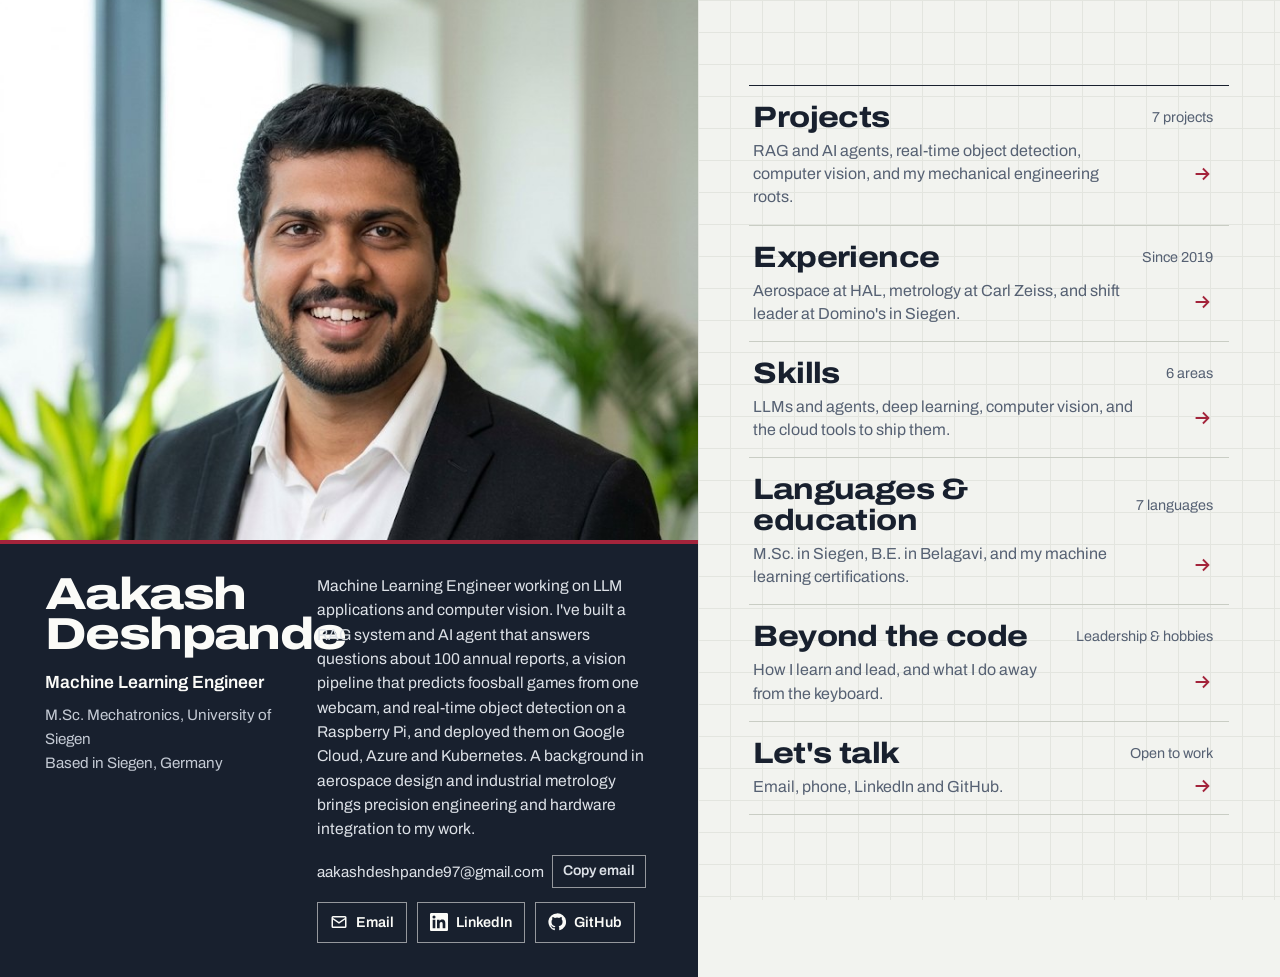
<file: index.html>
<!DOCTYPE html>
<html lang="en">
<head>
<meta charset="utf-8">
<meta name="viewport" content="width=device-width, initial-scale=1">
<title>Aakash Deshpande · Machine Learning Engineer</title>
<meta name="description" content="Portfolio of Aakash Deshpande, Machine Learning Engineer in Siegen, Germany: computer vision, RAG and agentic LLM systems, cloud deployment.">
<link rel="preconnect" href="https://fonts.googleapis.com">
<link rel="preconnect" href="https://fonts.gstatic.com" crossorigin>
<link href="https://fonts.googleapis.com/css2?family=Archivo:wdth,wght@62..125,400..800&display=swap" rel="stylesheet">
<link rel="stylesheet" href="assets/style.css">
</head>
<body>
<main class="home">

  <section class="me" aria-label="About me">
    <div class="photo-wrap"><img class="photo" src="assets/img/aakash.jpg" alt="Portrait of Aakash Deshpande"></div>
    <div class="info">
      <div class="id">
      <h1><span>Aakash</span><span>Deshpande</span></h1>
      <p class="role">Machine Learning Engineer</p>
      <p class="facts">M.Sc. Mechatronics, University of Siegen<br>Based in Siegen, Germany</p>
      </div>
      <div class="about">
      <p class="intro">Machine Learning Engineer working on LLM applications and computer vision. I've built a RAG system and AI agent that answers questions about 100 annual reports, a vision pipeline that predicts foosball games from one webcam, and real-time object detection on a Raspberry Pi, and deployed them on Google Cloud, Azure and Kubernetes. A background in aerospace design and industrial metrology brings precision engineering and hardware integration to my work.</p>
      <p class="addr">aakashdeshpande97@gmail.com <button class="copy" type="button" data-copy="aakashdeshpande97@gmail.com">Copy email</button></p>
      <div class="social">
        <a href="mailto:aakashdeshpande97@gmail.com">
          <svg class="icon" viewBox="0 0 24 24" fill="none" stroke="currentColor" stroke-width="2" aria-hidden="true"><rect x="3" y="5" width="18" height="14" rx="1"/><path d="m3 7 9 6 9-6"/></svg>
          Email</a>
        <a href="https://www.linkedin.com/in/deshpande97/" target="_blank" rel="noopener">
          <svg class="icon" viewBox="0 0 24 24" fill="currentColor" aria-hidden="true"><path d="M20.45 20.45h-3.56v-5.57c0-1.33-.02-3.04-1.85-3.04-1.85 0-2.14 1.45-2.14 2.94v5.67H9.35V9h3.41v1.56h.05c.48-.9 1.64-1.85 3.37-1.85 3.6 0 4.27 2.37 4.27 5.46v6.28ZM5.34 7.43a2.06 2.06 0 1 1 0-4.13 2.06 2.06 0 0 1 0 4.13ZM7.12 20.45H3.56V9h3.56v11.45ZM22.22 0H1.77C.79 0 0 .77 0 1.73v20.54C0 23.23.79 24 1.77 24h20.45c.98 0 1.78-.77 1.78-1.73V1.73C24 .77 23.2 0 22.22 0Z"/></svg>
          LinkedIn</a>
        <a href="https://github.com/AakashDeshpande97" target="_blank" rel="noopener">
          <svg class="icon" viewBox="0 0 24 24" fill="currentColor" aria-hidden="true"><path d="M12 .5a11.5 11.5 0 0 0-3.64 22.41c.58.1.79-.25.79-.56v-2c-3.2.7-3.88-1.37-3.88-1.37-.52-1.34-1.28-1.69-1.28-1.69-1.05-.72.08-.7.08-.7 1.16.08 1.77 1.19 1.77 1.19 1.03 1.77 2.7 1.26 3.36.96.1-.75.4-1.26.73-1.55-2.55-.29-5.24-1.28-5.24-5.68 0-1.26.45-2.28 1.19-3.09-.12-.29-.52-1.46.11-3.05 0 0 .97-.31 3.17 1.18a11 11 0 0 1 5.77 0c2.2-1.49 3.17-1.18 3.17-1.18.63 1.59.23 2.76.11 3.05.74.81 1.19 1.83 1.19 3.09 0 4.41-2.69 5.38-5.26 5.67.41.36.78 1.06.78 2.14v3.17c0 .31.21.67.8.56A11.5 11.5 0 0 0 12 .5Z"/></svg>
          GitHub</a>
      </div>
      </div>
    </div>
  </section>

  <nav class="menu" aria-label="Sections">
    <ul>
      <li><a href="projects.html">
        <span class="name">Projects</span><span class="count">7 projects</span>
        <span class="line">RAG and AI agents, real-time object detection, computer vision, and my mechanical engineering roots.</span>
        <svg class="go" viewBox="0 0 24 24" fill="none" stroke="currentColor" stroke-width="2" aria-hidden="true"><path d="M5 12h14M13 6l6 6-6 6"/></svg>
      </a></li>
      <li><a href="experience.html">
        <span class="name">Experience</span><span class="count">Since 2019</span>
        <span class="line">Aerospace at HAL, metrology at Carl Zeiss, and shift leader at Domino's in Siegen.</span>
        <svg class="go" viewBox="0 0 24 24" fill="none" stroke="currentColor" stroke-width="2" aria-hidden="true"><path d="M5 12h14M13 6l6 6-6 6"/></svg>
      </a></li>
      <li><a href="skills.html">
        <span class="name">Skills</span><span class="count">6 areas</span>
        <span class="line">LLMs and agents, deep learning, computer vision, and the cloud tools to ship them.</span>
        <svg class="go" viewBox="0 0 24 24" fill="none" stroke="currentColor" stroke-width="2" aria-hidden="true"><path d="M5 12h14M13 6l6 6-6 6"/></svg>
      </a></li>
      <li><a href="education.html">
        <span class="name">Languages &amp; education</span><span class="count">7 languages</span>
        <span class="line">M.Sc. in Siegen, B.E. in Belagavi, and my machine learning certifications.</span>
        <svg class="go" viewBox="0 0 24 24" fill="none" stroke="currentColor" stroke-width="2" aria-hidden="true"><path d="M5 12h14M13 6l6 6-6 6"/></svg>
      </a></li>
      <li><a href="beyond.html">
        <span class="name">Beyond the code</span><span class="count">Leadership &amp; hobbies</span>
        <span class="line">How I learn and lead, and what I do away from the keyboard.</span>
        <svg class="go" viewBox="0 0 24 24" fill="none" stroke="currentColor" stroke-width="2" aria-hidden="true"><path d="M5 12h14M13 6l6 6-6 6"/></svg>
      </a></li>
      <li><a href="contact.html">
        <span class="name">Let's talk</span><span class="count">Open to work</span>
        <span class="line">Email, phone, LinkedIn and GitHub.</span>
        <svg class="go" viewBox="0 0 24 24" fill="none" stroke="currentColor" stroke-width="2" aria-hidden="true"><path d="M5 12h14M13 6l6 6-6 6"/></svg>
      </a></li>
    </ul>
  </nav>

</main>
<script src="assets/site.js"></script>
</body>
</html>
</file>
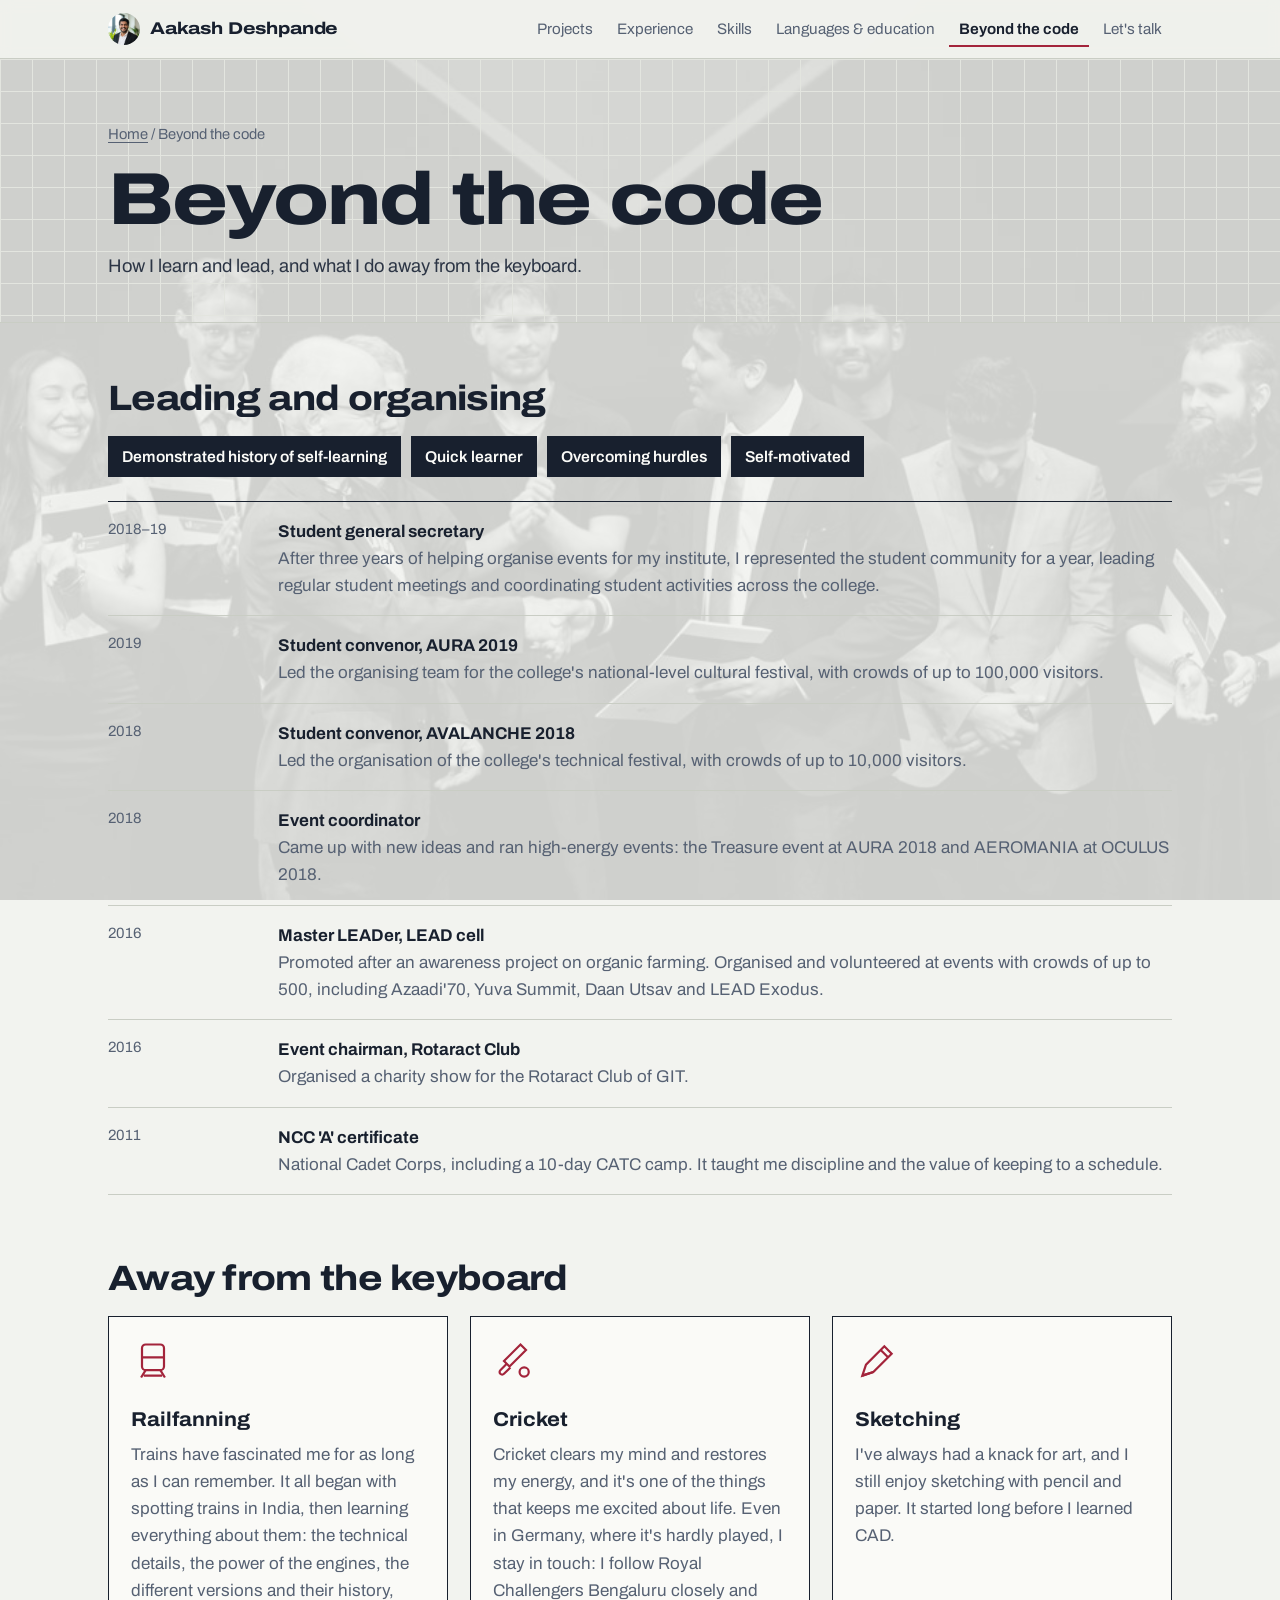
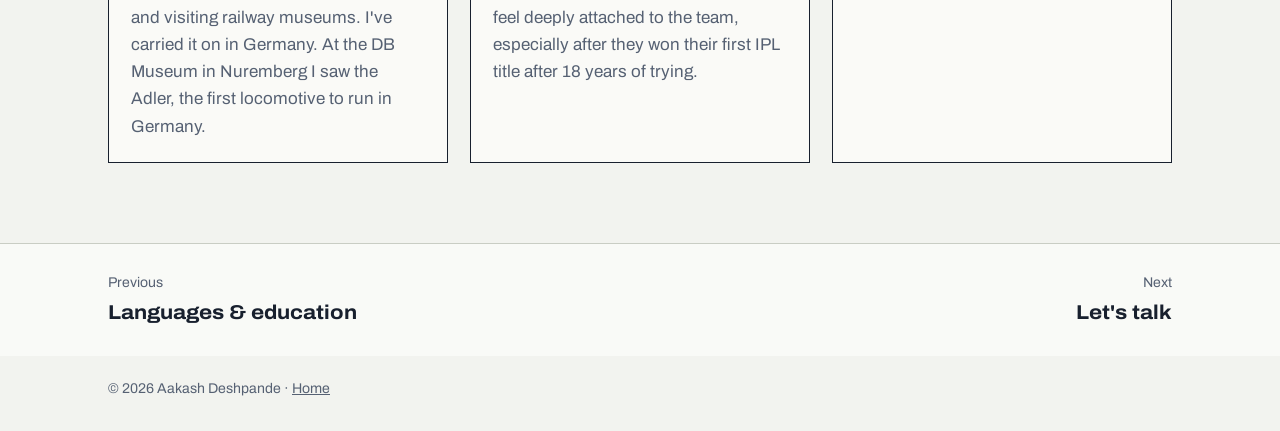
<file: beyond.html>
<!DOCTYPE html>
<html lang="en">
<head>
<meta charset="utf-8">
<meta name="viewport" content="width=device-width, initial-scale=1">
<title>Beyond the code · Aakash Deshpande</title>
<meta name="description" content="Leadership, soft skills and hobbies of Aakash Deshpande.">
<link rel="preconnect" href="https://fonts.googleapis.com">
<link rel="preconnect" href="https://fonts.gstatic.com" crossorigin>
<link href="https://fonts.googleapis.com/css2?family=Archivo:wdth,wght@62..125,400..800&display=swap" rel="stylesheet">
<link rel="stylesheet" href="assets/style.css">
</head>
<body class="inner">
<header class="top"><div class="wrap">
  <a class="brand" href="index.html"><img src="assets/img/aakash.jpg" alt="">Aakash Deshpande</a>
  <button class="menu-btn" type="button" aria-expanded="false">Menu</button>
  <nav aria-label="Main"><ul><li><a href="projects.html">Projects</a></li><li><a href="experience.html">Experience</a></li><li><a href="skills.html">Skills</a></li><li><a href="education.html">Languages &amp; education</a></li><li><a href="beyond.html" aria-current="page">Beyond the code</a></li><li><a href="contact.html">Let&#x27;s talk</a></li></ul></nav>
</div></header>

<main>
<div class="page-head"><div class="wrap">
  <p class="crumbs"><a href="index.html">Home</a> / Beyond the code</p>
  <h1>Beyond the code</h1>
  <p class="lead">How I learn and lead, and what I do away from the keyboard.</p>
</div></div>
<div class="page-body"><div class="wrap">
  <section>
    <h2 class="sec">Leading and organising</h2>
    <div class="qualities"><span>Demonstrated history of self-learning</span><span>Quick learner</span><span>Overcoming hurdles</span><span>Self-motivated</span></div>
    <ul class="lead-list"><li><span class="d">2018–19</span><div><b>Student general secretary</b><span>After three years of helping organise events for my institute, I represented the student community for a year, leading regular student meetings and coordinating student activities across the college.</span></div></li><li><span class="d">2019</span><div><b>Student convenor, AURA 2019</b><span>Led the organising team for the college&#x27;s national-level cultural festival, with crowds of up to 100,000 visitors.</span></div></li><li><span class="d">2018</span><div><b>Student convenor, AVALANCHE 2018</b><span>Led the organisation of the college&#x27;s technical festival, with crowds of up to 10,000 visitors.</span></div></li><li><span class="d">2018</span><div><b>Event coordinator</b><span>Came up with new ideas and ran high-energy events: the Treasure event at AURA 2018 and AEROMANIA at OCULUS 2018.</span></div></li><li><span class="d">2016</span><div><b>Master LEADer, LEAD cell</b><span>Promoted after an awareness project on organic farming. Organised and volunteered at events with crowds of up to 500, including Azaadi&#x27;70, Yuva Summit, Daan Utsav and LEAD Exodus.</span></div></li><li><span class="d">2016</span><div><b>Event chairman, Rotaract Club</b><span>Organised a charity show for the Rotaract Club of GIT.</span></div></li><li><span class="d">2011</span><div><b>NCC &#x27;A&#x27; certificate</b><span>National Cadet Corps, including a 10-day CATC camp. It taught me discipline and the value of keeping to a schedule.</span></div></li></ul>
  </section>
  <section>
    <h2 class="sec">Away from the keyboard</h2>
    <div class="hobbies"><div class="hobby"><svg viewBox="0 0 48 48" fill="none" stroke="currentColor" stroke-width="2.4" aria-hidden="true"><rect x="12" y="6" width="24" height="28" rx="4"/><path d="M12 20h24M18 28h.01M30 28h.01M16 34l-5 8M32 34l5 8M14 40h20"/></svg><h3>Railfanning</h3><p>Trains have fascinated me for as long as I can remember. It all began with spotting trains in India, then learning everything about them: the technical details, the power of the engines, the different versions and their history, and visiting railway museums. I&#x27;ve carried it on in Germany. At the DB Museum in Nuremberg I saw the Adler, the first locomotive to run in Germany.</p></div><div class="hobby"><svg viewBox="0 0 48 48" fill="none" stroke="currentColor" stroke-width="2.4" aria-hidden="true"><path d="M30 6l6 6-18 18-6-6z"/><path d="M15 27l-7 7a2.8 2.8 0 0 0 4 4l7-7"/><circle cx="34" cy="36" r="5"/></svg><h3>Cricket</h3><p>Cricket clears my mind and restores my energy, and it&#x27;s one of the things that keeps me excited about life. Even in Germany, where it&#x27;s hardly played, I stay in touch: I follow Royal Challengers Bengaluru closely and feel deeply attached to the team, especially after they won their first IPL title after 18 years of trying.</p></div><div class="hobby"><svg viewBox="0 0 48 48" fill="none" stroke="currentColor" stroke-width="2.4" aria-hidden="true"><path d="M8 40l4-12L32 8l8 8-20 20z"/><path d="M28 12l8 8M8 40l12-4"/></svg><h3>Sketching</h3><p>I&#x27;ve always had a knack for art, and I still enjoy sketching with pencil and paper. It started long before I learned CAD.</p></div></div>
  </section>
</div></div>
</main>
<div class="next"><div class="wrap"><a href="education.html"><small>Previous</small><b>Languages &amp; education</b></a><a class="fwd" href="contact.html"><small>Next</small><b>Let&#x27;s talk</b></a></div></div><footer class="foot"><div class="wrap">© 2026 Aakash Deshpande · <a href="index.html">Home</a></div></footer>
<script src="assets/site.js"></script>
</body>
</html>
</file>
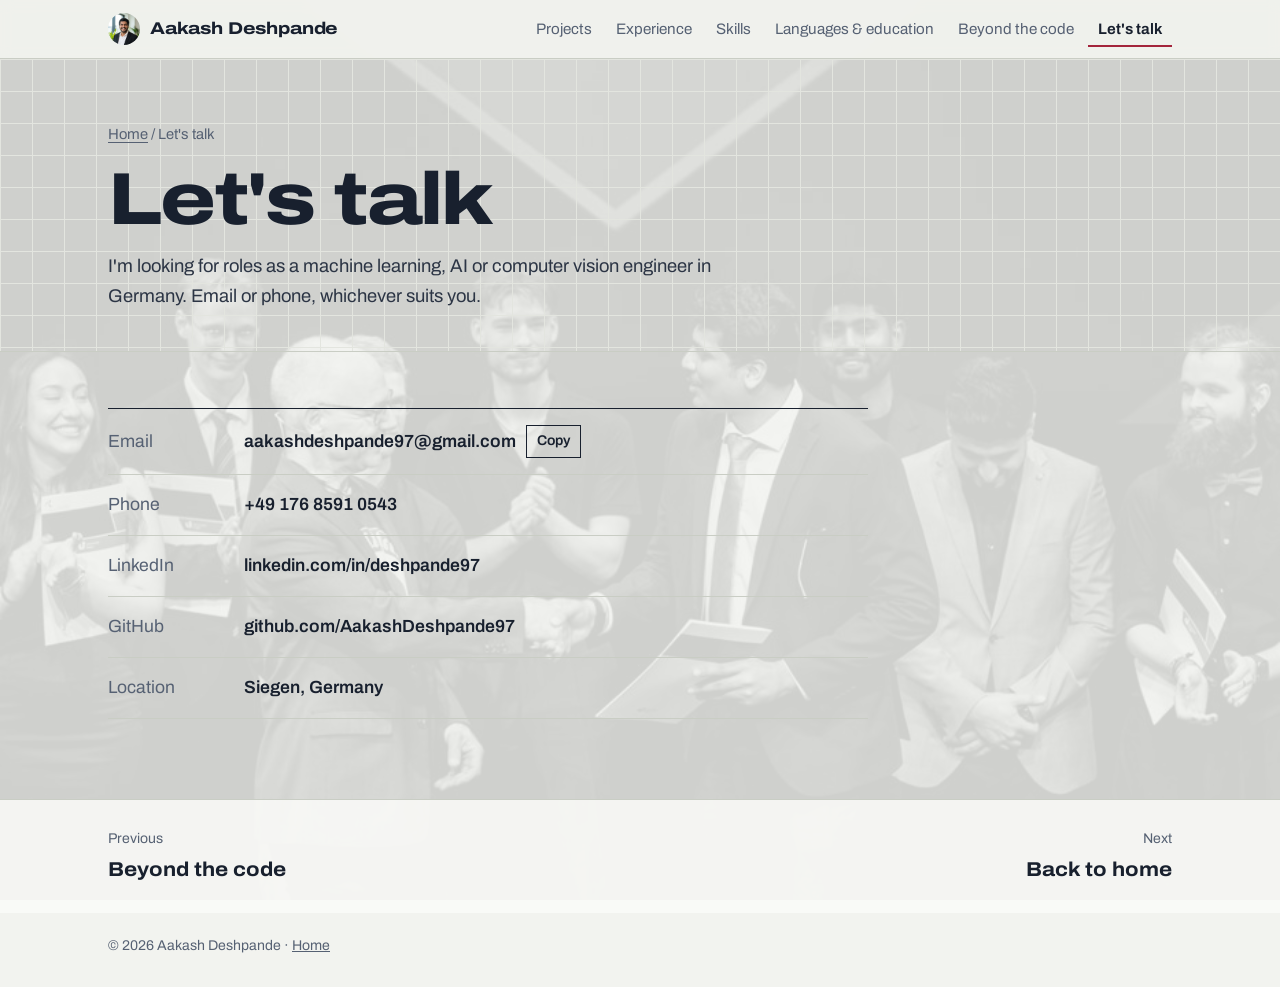
<file: contact.html>
<!DOCTYPE html>
<html lang="en">
<head>
<meta charset="utf-8">
<meta name="viewport" content="width=device-width, initial-scale=1">
<title>Let&#x27;s talk · Aakash Deshpande</title>
<meta name="description" content="Contact Aakash Deshpande, Machine Learning Engineer in Siegen, Germany.">
<link rel="preconnect" href="https://fonts.googleapis.com">
<link rel="preconnect" href="https://fonts.gstatic.com" crossorigin>
<link href="https://fonts.googleapis.com/css2?family=Archivo:wdth,wght@62..125,400..800&display=swap" rel="stylesheet">
<link rel="stylesheet" href="assets/style.css">
</head>
<body class="inner">
<header class="top"><div class="wrap">
  <a class="brand" href="index.html"><img src="assets/img/aakash.jpg" alt="">Aakash Deshpande</a>
  <button class="menu-btn" type="button" aria-expanded="false">Menu</button>
  <nav aria-label="Main"><ul><li><a href="projects.html">Projects</a></li><li><a href="experience.html">Experience</a></li><li><a href="skills.html">Skills</a></li><li><a href="education.html">Languages &amp; education</a></li><li><a href="beyond.html">Beyond the code</a></li><li><a href="contact.html" aria-current="page">Let&#x27;s talk</a></li></ul></nav>
</div></header>

<main>
<div class="page-head"><div class="wrap">
  <p class="crumbs"><a href="index.html">Home</a> / Let's talk</p>
  <h1>Let's talk</h1>
  <p class="lead">I'm looking for roles as a machine learning, AI or computer vision engineer in Germany. Email or phone, whichever suits you.</p>
</div></div>
<div class="page-body"><div class="wrap">
  <div class="rows light">
    <div class="mailrow"><span>Email</span><b><a href="mailto:aakashdeshpande97@gmail.com">aakashdeshpande97@gmail.com</a><button class="copy" type="button" data-copy="aakashdeshpande97@gmail.com">Copy</button></b></div>
    <a href="tel:+4917685910543"><span>Phone</span><b>+49 176 8591 0543</b></a>
    <a href="https://www.linkedin.com/in/deshpande97/" target="_blank" rel="noopener"><span>LinkedIn</span><b>linkedin.com/in/deshpande97</b></a>
    <a href="https://github.com/AakashDeshpande97" target="_blank" rel="noopener"><span>GitHub</span><b>github.com/AakashDeshpande97</b></a>
    <div><span>Location</span><b>Siegen, Germany</b></div>
  </div>
</div></div>
</main>
<div class="next"><div class="wrap"><a href="beyond.html"><small>Previous</small><b>Beyond the code</b></a><a class="fwd" href="index.html"><small>Next</small><b>Back to home</b></a></div></div><footer class="foot"><div class="wrap">© 2026 Aakash Deshpande · <a href="index.html">Home</a></div></footer>
<script src="assets/site.js"></script>
</body>
</html>
</file>
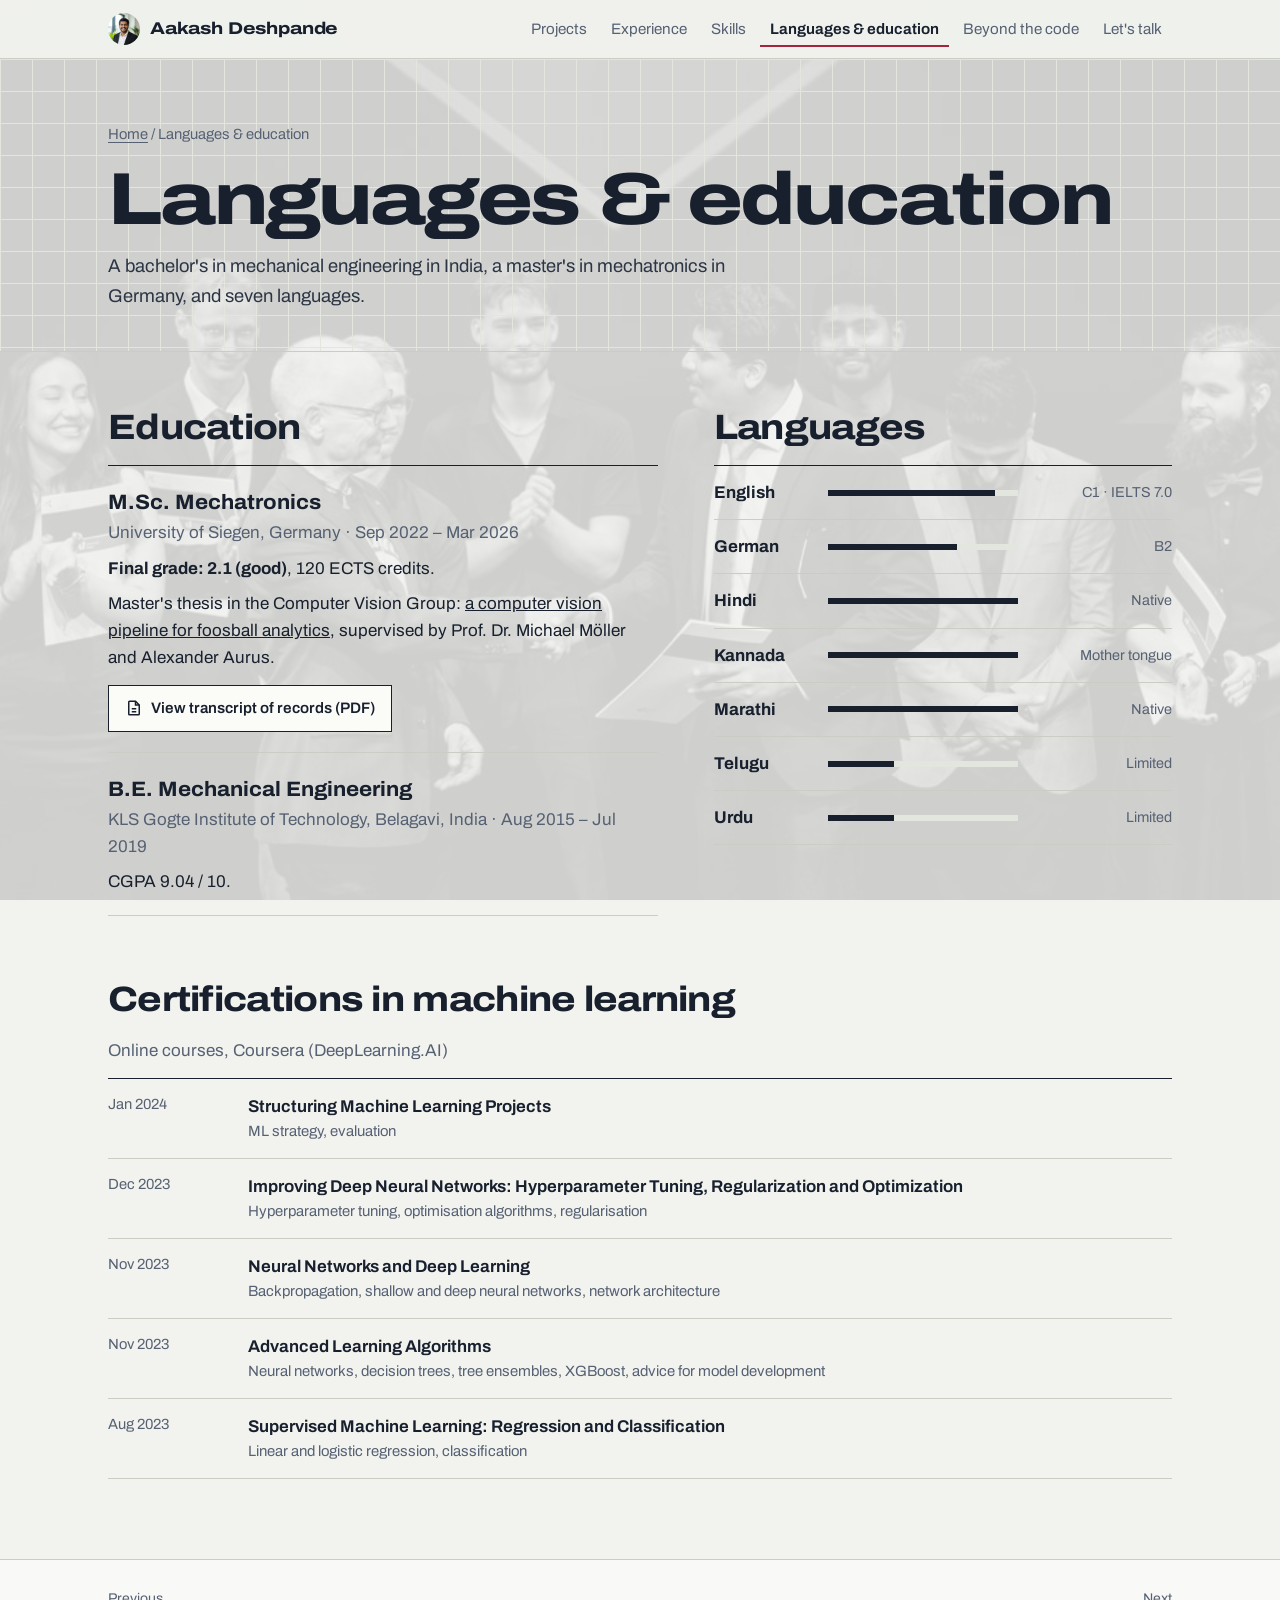
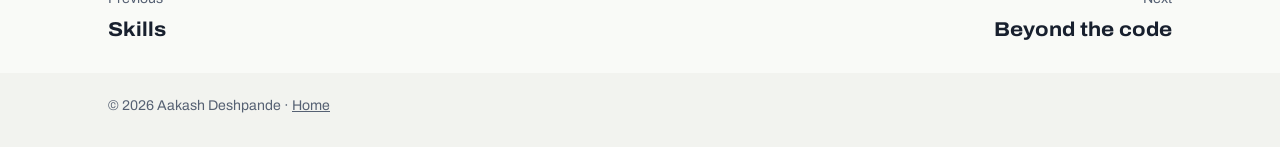
<file: education.html>
<!DOCTYPE html>
<html lang="en">
<head>
<meta charset="utf-8">
<meta name="viewport" content="width=device-width, initial-scale=1">
<title>Languages and education · Aakash Deshpande</title>
<meta name="description" content="Education, languages and certifications of Aakash Deshpande.">
<link rel="preconnect" href="https://fonts.googleapis.com">
<link rel="preconnect" href="https://fonts.gstatic.com" crossorigin>
<link href="https://fonts.googleapis.com/css2?family=Archivo:wdth,wght@62..125,400..800&display=swap" rel="stylesheet">
<link rel="stylesheet" href="assets/style.css">
</head>
<body class="inner">
<header class="top"><div class="wrap">
  <a class="brand" href="index.html"><img src="assets/img/aakash.jpg" alt="">Aakash Deshpande</a>
  <button class="menu-btn" type="button" aria-expanded="false">Menu</button>
  <nav aria-label="Main"><ul><li><a href="projects.html">Projects</a></li><li><a href="experience.html">Experience</a></li><li><a href="skills.html">Skills</a></li><li><a href="education.html" aria-current="page">Languages &amp; education</a></li><li><a href="beyond.html">Beyond the code</a></li><li><a href="contact.html">Let&#x27;s talk</a></li></ul></nav>
</div></header>

<main>
<div class="page-head"><div class="wrap">
  <p class="crumbs"><a href="index.html">Home</a> / Languages &amp; education</p>
  <h1>Languages &amp; education</h1>
  <p class="lead">A bachelor's in mechanical engineering in India, a master's in mechatronics in Germany, and seven languages.</p>
</div></div>
<div class="page-body"><div class="wrap">
  <section class="two">
    <div>
      <h2 class="sec">Education</h2>
      <div class="edu"><h3>M.Sc. Mechatronics</h3><div class="org">University of Siegen, Germany · Sep 2022 – Mar 2026</div>
        <p><b>Final grade: 2.1 (good)</b>, 120 ECTS credits.</p>
        <p>Master's thesis in the Computer Vision Group: <a href="projects/foosball.html">a computer vision pipeline for foosball analytics</a>, supervised by Prof. Dr. Michael Möller and Alexander Aurus.</p>
        <p><a class="btn" style="margin-top:6px" href="assets/docs/Aakash_Deshpande_MSc_Transcript.pdf" target="_blank" rel="noopener"><svg class="icon" viewBox="0 0 24 24" fill="none" stroke="currentColor" stroke-width="2" aria-hidden="true"><path d="M14 3H6a1 1 0 0 0-1 1v16a1 1 0 0 0 1 1h12a1 1 0 0 0 1-1V8z"/><path d="M14 3v5h5M9 13h6M9 17h6"/></svg>View transcript of records (PDF)</a></p></div>
      <div class="edu"><h3>B.E. Mechanical Engineering</h3><div class="org">KLS Gogte Institute of Technology, Belagavi, India · Aug 2015 – Jul 2019</div>
        <p>CGPA 9.04 / 10.</p></div>
    </div>
    <div>
      <h2 class="sec">Languages</h2>
      <div class="langs"><div class="lang"><b>English</b><span class="bar"><i style="width:88%"></i></span><small>C1 · IELTS 7.0</small></div><div class="lang"><b>German</b><span class="bar"><i style="width:68%"></i></span><small>B2</small></div><div class="lang"><b>Hindi</b><span class="bar"><i style="width:100%"></i></span><small>Native</small></div><div class="lang"><b>Kannada</b><span class="bar"><i style="width:100%"></i></span><small>Mother tongue</small></div><div class="lang"><b>Marathi</b><span class="bar"><i style="width:100%"></i></span><small>Native</small></div><div class="lang"><b>Telugu</b><span class="bar"><i style="width:35%"></i></span><small>Limited</small></div><div class="lang"><b>Urdu</b><span class="bar"><i style="width:35%"></i></span><small>Limited</small></div></div>
    </div>
  </section>
  <section>
    <h2 class="sec">Certifications in machine learning</h2>
    <p class="muted" style="margin-bottom:14px">Online courses, Coursera (DeepLearning.AI)</p>
    <ul class="certs"><li><span class="d">Jan 2024</span><div><b>Structuring Machine Learning Projects</b><span>ML strategy, evaluation</span></div></li><li><span class="d">Dec 2023</span><div><b>Improving Deep Neural Networks: Hyperparameter Tuning, Regularization and Optimization</b><span>Hyperparameter tuning, optimisation algorithms, regularisation</span></div></li><li><span class="d">Nov 2023</span><div><b>Neural Networks and Deep Learning</b><span>Backpropagation, shallow and deep neural networks, network architecture</span></div></li><li><span class="d">Nov 2023</span><div><b>Advanced Learning Algorithms</b><span>Neural networks, decision trees, tree ensembles, XGBoost, advice for model development</span></div></li><li><span class="d">Aug 2023</span><div><b>Supervised Machine Learning: Regression and Classification</b><span>Linear and logistic regression, classification</span></div></li></ul>
  </section>
</div></div>
</main>
<div class="next"><div class="wrap"><a href="skills.html"><small>Previous</small><b>Skills</b></a><a class="fwd" href="beyond.html"><small>Next</small><b>Beyond the code</b></a></div></div><footer class="foot"><div class="wrap">© 2026 Aakash Deshpande · <a href="index.html">Home</a></div></footer>
<script src="assets/site.js"></script>
</body>
</html>
</file>
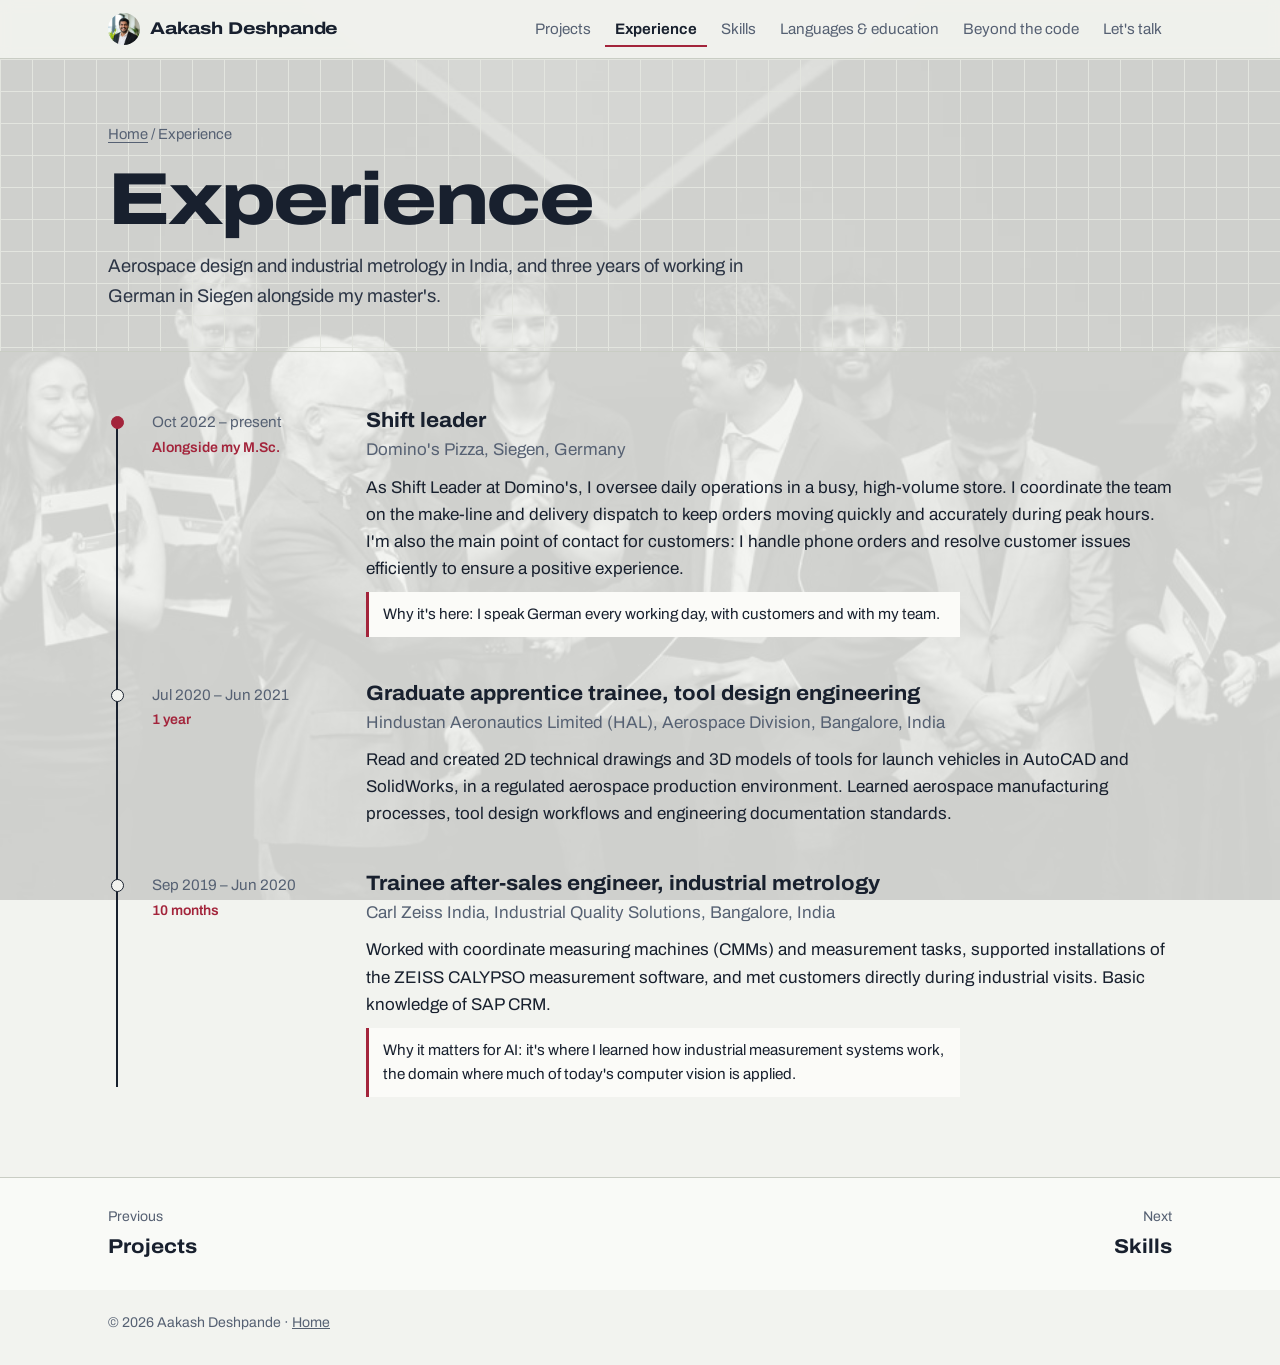
<file: experience.html>
<!DOCTYPE html>
<html lang="en">
<head>
<meta charset="utf-8">
<meta name="viewport" content="width=device-width, initial-scale=1">
<title>Experience · Aakash Deshpande</title>
<meta name="description" content="Work experience of Aakash Deshpande: HAL, Carl Zeiss India and Domino&#x27;s Siegen.">
<link rel="preconnect" href="https://fonts.googleapis.com">
<link rel="preconnect" href="https://fonts.gstatic.com" crossorigin>
<link href="https://fonts.googleapis.com/css2?family=Archivo:wdth,wght@62..125,400..800&display=swap" rel="stylesheet">
<link rel="stylesheet" href="assets/style.css">
</head>
<body class="inner">
<header class="top"><div class="wrap">
  <a class="brand" href="index.html"><img src="assets/img/aakash.jpg" alt="">Aakash Deshpande</a>
  <button class="menu-btn" type="button" aria-expanded="false">Menu</button>
  <nav aria-label="Main"><ul><li><a href="projects.html">Projects</a></li><li><a href="experience.html" aria-current="page">Experience</a></li><li><a href="skills.html">Skills</a></li><li><a href="education.html">Languages &amp; education</a></li><li><a href="beyond.html">Beyond the code</a></li><li><a href="contact.html">Let&#x27;s talk</a></li></ul></nav>
</div></header>

<main>
<div class="page-head"><div class="wrap">
  <p class="crumbs"><a href="index.html">Home</a> / Experience</p>
  <h1>Experience</h1>
  <p class="lead">Aerospace design and industrial metrology in India, and three years of working in German in Siegen alongside my master's.</p>
</div></div>
<div class="page-body"><div class="wrap">
  <ol class="timeline"><li class="now"><div class="date">Oct 2022 – present<em>Alongside my M.Sc.</em></div><div>
<h3>Shift leader</h3><div class="org">Domino&#x27;s Pizza, Siegen, Germany</div><p>As Shift Leader at Domino&#x27;s, I oversee daily operations in a busy, high-volume store. I coordinate the team on the make-line and delivery dispatch to keep orders moving quickly and accurately during peak hours. I&#x27;m also the main point of contact for customers: I handle phone orders and resolve customer issues efficiently to ensure a positive experience.</p><p class="why">Why it&#x27;s here: I speak German every working day, with customers and with my team.</p></div></li><li><div class="date">Jul 2020 – Jun 2021<em>1 year</em></div><div>
<h3>Graduate apprentice trainee, tool design engineering</h3><div class="org">Hindustan Aeronautics Limited (HAL), Aerospace Division, Bangalore, India</div><p>Read and created 2D technical drawings and 3D models of tools for launch vehicles in AutoCAD and SolidWorks, in a regulated aerospace production environment. Learned aerospace manufacturing processes, tool design workflows and engineering documentation standards.</p></div></li><li><div class="date">Sep 2019 – Jun 2020<em>10 months</em></div><div>
<h3>Trainee after-sales engineer, industrial metrology</h3><div class="org">Carl Zeiss India, Industrial Quality Solutions, Bangalore, India</div><p>Worked with coordinate measuring machines (CMMs) and measurement tasks, supported installations of the ZEISS CALYPSO measurement software, and met customers directly during industrial visits. Basic knowledge of SAP CRM.</p><p class="why">Why it matters for AI: it&#x27;s where I learned how industrial measurement systems work, the domain where much of today&#x27;s computer vision is applied.</p></div></li></ol>
</div></div>
</main>
<div class="next"><div class="wrap"><a href="projects.html"><small>Previous</small><b>Projects</b></a><a class="fwd" href="skills.html"><small>Next</small><b>Skills</b></a></div></div><footer class="foot"><div class="wrap">© 2026 Aakash Deshpande · <a href="index.html">Home</a></div></footer>
<script src="assets/site.js"></script>
</body>
</html>
</file>
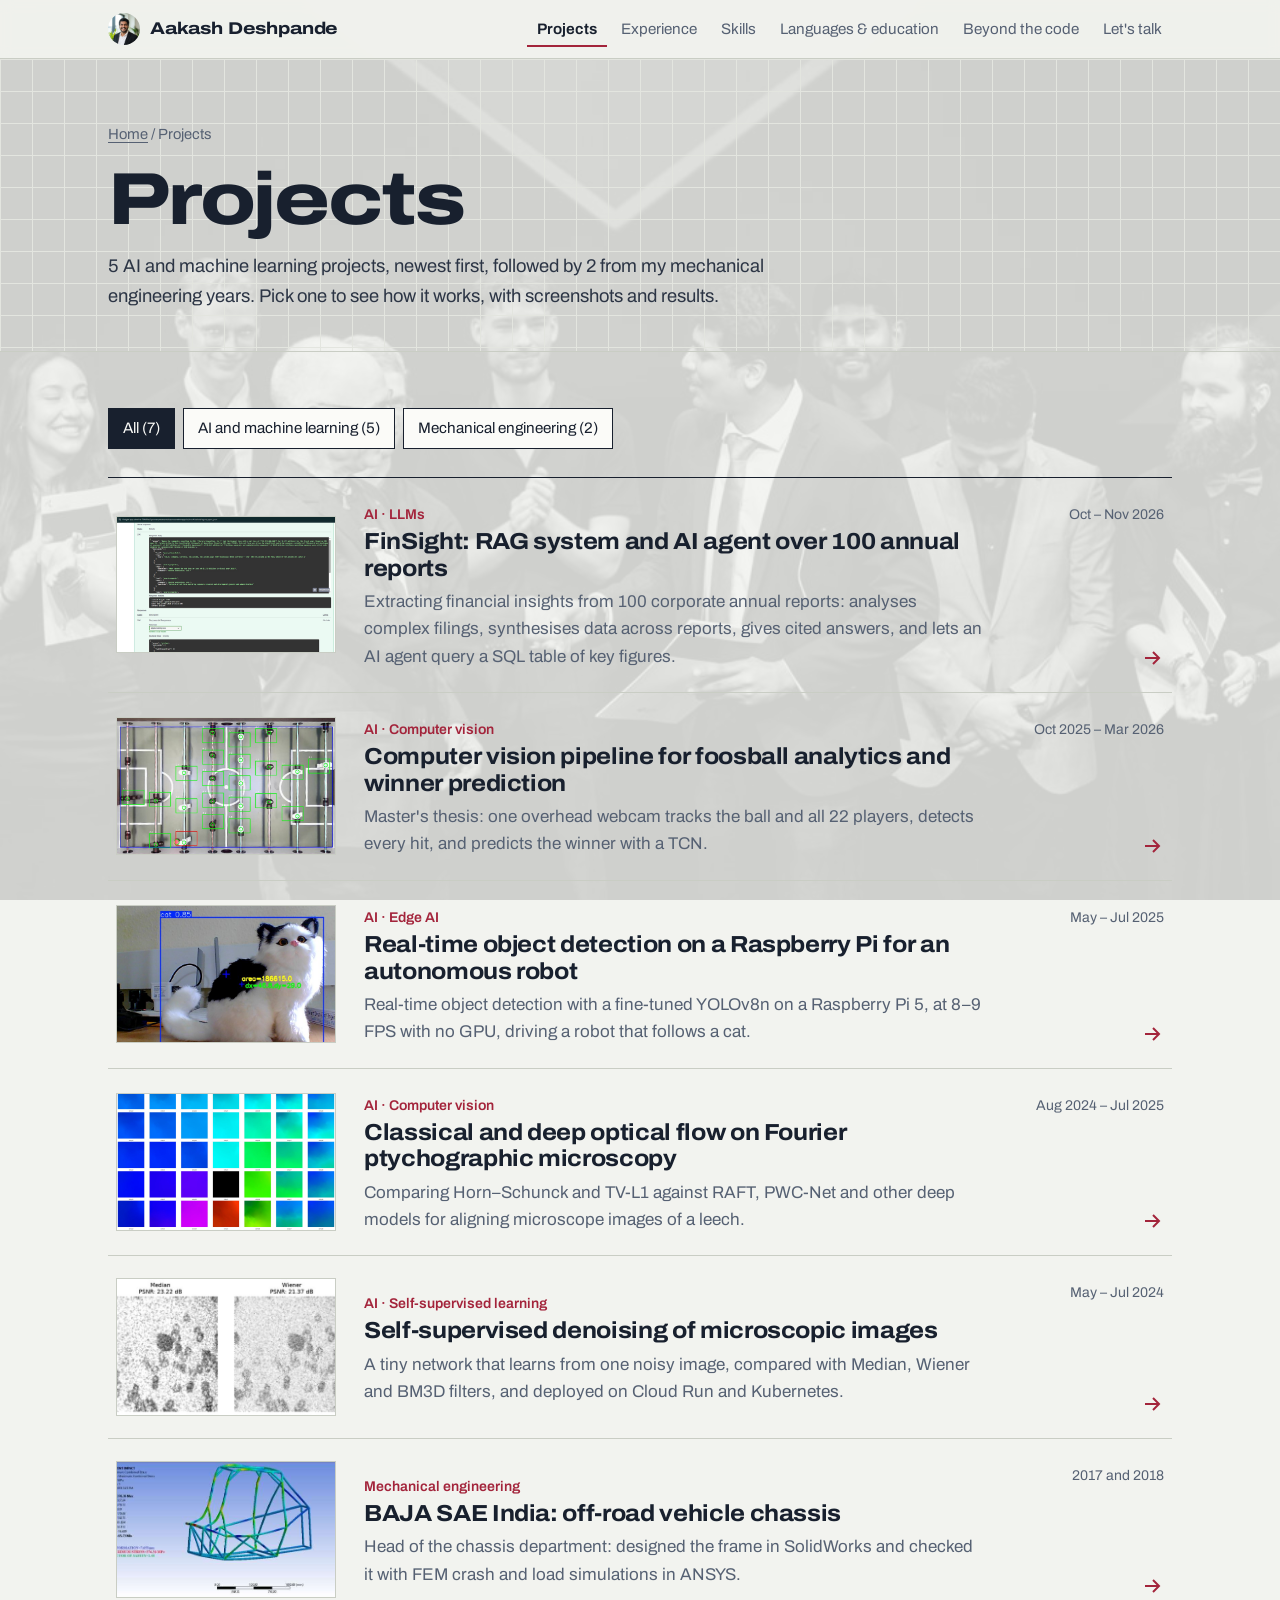
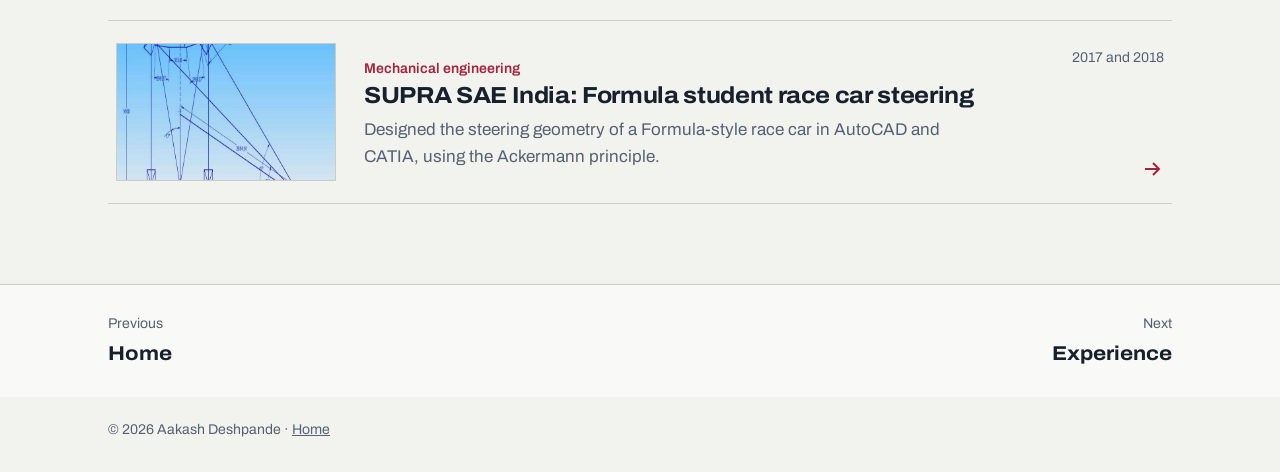
<file: projects.html>
<!DOCTYPE html>
<html lang="en">
<head>
<meta charset="utf-8">
<meta name="viewport" content="width=device-width, initial-scale=1">
<title>Projects · Aakash Deshpande</title>
<meta name="description" content="Projects by Aakash Deshpande: RAG and AI agents, computer vision, edge AI, and mechanical engineering.">
<link rel="preconnect" href="https://fonts.googleapis.com">
<link rel="preconnect" href="https://fonts.gstatic.com" crossorigin>
<link href="https://fonts.googleapis.com/css2?family=Archivo:wdth,wght@62..125,400..800&display=swap" rel="stylesheet">
<link rel="stylesheet" href="assets/style.css">
</head>
<body class="inner">
<header class="top"><div class="wrap">
  <a class="brand" href="index.html"><img src="assets/img/aakash.jpg" alt="">Aakash Deshpande</a>
  <button class="menu-btn" type="button" aria-expanded="false">Menu</button>
  <nav aria-label="Main"><ul><li><a href="projects.html" aria-current="page">Projects</a></li><li><a href="experience.html">Experience</a></li><li><a href="skills.html">Skills</a></li><li><a href="education.html">Languages &amp; education</a></li><li><a href="beyond.html">Beyond the code</a></li><li><a href="contact.html">Let&#x27;s talk</a></li></ul></nav>
</div></header>

<main>
<div class="page-head"><div class="wrap">
  <p class="crumbs"><a href="index.html">Home</a> / Projects</p>
  <h1>Projects</h1>
  <p class="lead">5 AI and machine learning projects, newest first, followed by 2 from my mechanical engineering years. Pick one to see how it works, with screenshots and results.</p>
</div></div>
<div class="page-body"><div class="wrap">
  <div class="filters" role="group" aria-label="Filter projects">
    <button type="button" data-filter="all" aria-pressed="true">All (7)</button>
    <button type="button" data-filter="ai" aria-pressed="false">AI and machine learning (5)</button>
    <button type="button" data-filter="eng" aria-pressed="false">Mechanical engineering (2)</button>
  </div>
  <ul class="plist"><li data-kind="ai"><a href="projects/finsight.html">
  <div class="thumb"><img src="assets/img/finsight/06-agent-answer.jpg" alt="" loading="lazy"></div>
  <div><span class="kind">AI · LLMs</span><h3>FinSight: RAG system and AI agent over 100 annual reports</h3><p>Extracting financial insights from 100 corporate annual reports: analyses complex filings, synthesises data across reports, gives cited answers, and lets an AI agent query a SQL table of key figures.</p></div>
  <div class="right"><span class="when">Oct – Nov 2026</span><svg class="go" viewBox="0 0 24 24" fill="none" stroke="currentColor" stroke-width="2" aria-hidden="true"><path d="M5 12h14M13 6l6 6-6 6"/></svg></div>
</a></li><li data-kind="ai"><a href="projects/foosball.html">
  <div class="thumb"><img src="assets/img/foosball/hit.jpg" alt="" loading="lazy"></div>
  <div><span class="kind">AI · Computer vision</span><h3>Computer vision pipeline for foosball analytics and winner prediction</h3><p>Master&#x27;s thesis: one overhead webcam tracks the ball and all 22 players, detects every hit, and predicts the winner with a TCN.</p></div>
  <div class="right"><span class="when">Oct 2025 – Mar 2026</span><svg class="go" viewBox="0 0 24 24" fill="none" stroke="currentColor" stroke-width="2" aria-hidden="true"><path d="M5 12h14M13 6l6 6-6 6"/></svg></div>
</a></li><li data-kind="ai"><a href="projects/robot.html">
  <div class="thumb"><img src="assets/img/robot/detection-1.jpg" alt="" loading="lazy"></div>
  <div><span class="kind">AI · Edge AI</span><h3>Real-time object detection on a Raspberry Pi for an autonomous robot</h3><p>Real-time object detection with a fine-tuned YOLOv8n on a Raspberry Pi 5, at 8–9 FPS with no GPU, driving a robot that follows a cat.</p></div>
  <div class="right"><span class="when">May – Jul 2025</span><svg class="go" viewBox="0 0 24 24" fill="none" stroke="currentColor" stroke-width="2" aria-hidden="true"><path d="M5 12h14M13 6l6 6-6 6"/></svg></div>
</a></li><li data-kind="ai"><a href="projects/optical-flow.html">
  <div class="thumb"><img src="assets/img/optical-flow/flow-rgb.jpg" alt="" loading="lazy"></div>
  <div><span class="kind">AI · Computer vision</span><h3>Classical and deep optical flow on Fourier ptychographic microscopy</h3><p>Comparing Horn–Schunck and TV-L1 against RAFT, PWC-Net and other deep models for aligning microscope images of a leech.</p></div>
  <div class="right"><span class="when">Aug 2024 – Jul 2025</span><svg class="go" viewBox="0 0 24 24" fill="none" stroke="currentColor" stroke-width="2" aria-hidden="true"><path d="M5 12h14M13 6l6 6-6 6"/></svg></div>
</a></li><li data-kind="ai"><a href="projects/denoising.html">
  <div class="thumb"><img src="assets/img/denoising/poisson.jpg" alt="" loading="lazy"></div>
  <div><span class="kind">AI · Self-supervised learning</span><h3>Self-supervised denoising of microscopic images</h3><p>A tiny network that learns from one noisy image, compared with Median, Wiener and BM3D filters, and deployed on Cloud Run and Kubernetes.</p></div>
  <div class="right"><span class="when">May – Jul 2024</span><svg class="go" viewBox="0 0 24 24" fill="none" stroke="currentColor" stroke-width="2" aria-hidden="true"><path d="M5 12h14M13 6l6 6-6 6"/></svg></div>
</a></li><li data-kind="eng"><a href="projects/baja.html">
  <div class="thumb"><img src="assets/img/baja/front-impact.jpg" alt="" loading="lazy"></div>
  <div><span class="kind">Mechanical engineering</span><h3>BAJA SAE India: off-road vehicle chassis</h3><p>Head of the chassis department: designed the frame in SolidWorks and checked it with FEM crash and load simulations in ANSYS.</p></div>
  <div class="right"><span class="when">2017 and 2018</span><svg class="go" viewBox="0 0 24 24" fill="none" stroke="currentColor" stroke-width="2" aria-hidden="true"><path d="M5 12h14M13 6l6 6-6 6"/></svg></div>
</a></li><li data-kind="eng"><a href="projects/supra.html">
  <div class="thumb"><img src="assets/img/supra/steering.jpg" alt="" loading="lazy"></div>
  <div><span class="kind">Mechanical engineering</span><h3>SUPRA SAE India: Formula student race car steering</h3><p>Designed the steering geometry of a Formula-style race car in AutoCAD and CATIA, using the Ackermann principle.</p></div>
  <div class="right"><span class="when">2017 and 2018</span><svg class="go" viewBox="0 0 24 24" fill="none" stroke="currentColor" stroke-width="2" aria-hidden="true"><path d="M5 12h14M13 6l6 6-6 6"/></svg></div>
</a></li></ul>
</div></div>
</main>
<div class="next"><div class="wrap"><a href="index.html"><small>Previous</small><b>Home</b></a><a class="fwd" href="experience.html"><small>Next</small><b>Experience</b></a></div></div><footer class="foot"><div class="wrap">© 2026 Aakash Deshpande · <a href="index.html">Home</a></div></footer>
<script src="assets/site.js"></script>
</body>
</html>
</file>
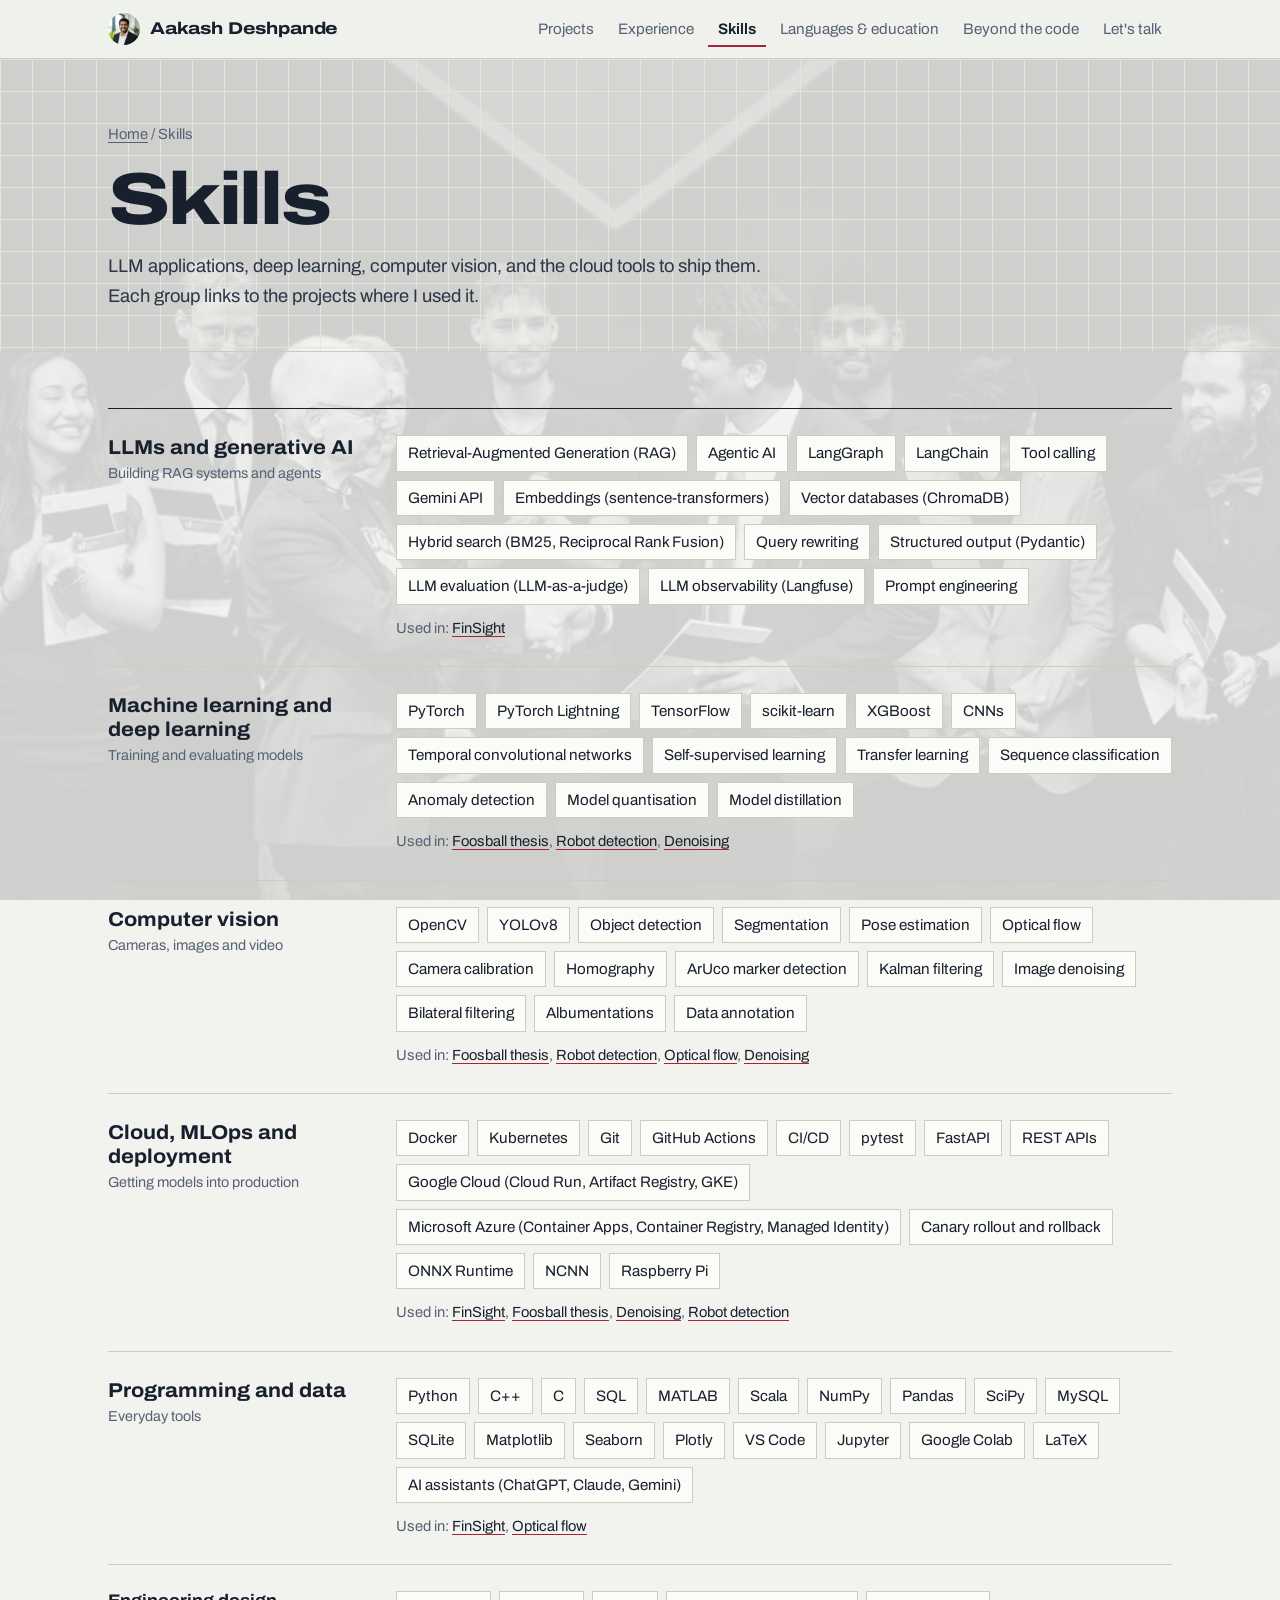
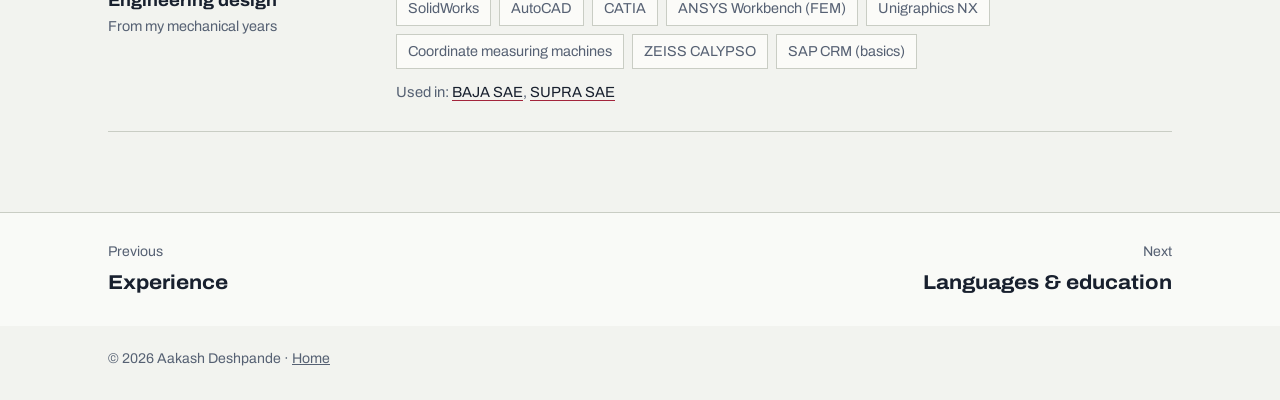
<file: skills.html>
<!DOCTYPE html>
<html lang="en">
<head>
<meta charset="utf-8">
<meta name="viewport" content="width=device-width, initial-scale=1">
<title>Skills · Aakash Deshpande</title>
<meta name="description" content="Skills of Aakash Deshpande: LLMs, RAG and agents, deep learning, computer vision, MLOps and cloud.">
<link rel="preconnect" href="https://fonts.googleapis.com">
<link rel="preconnect" href="https://fonts.gstatic.com" crossorigin>
<link href="https://fonts.googleapis.com/css2?family=Archivo:wdth,wght@62..125,400..800&display=swap" rel="stylesheet">
<link rel="stylesheet" href="assets/style.css">
</head>
<body class="inner">
<header class="top"><div class="wrap">
  <a class="brand" href="index.html"><img src="assets/img/aakash.jpg" alt="">Aakash Deshpande</a>
  <button class="menu-btn" type="button" aria-expanded="false">Menu</button>
  <nav aria-label="Main"><ul><li><a href="projects.html">Projects</a></li><li><a href="experience.html">Experience</a></li><li><a href="skills.html" aria-current="page">Skills</a></li><li><a href="education.html">Languages &amp; education</a></li><li><a href="beyond.html">Beyond the code</a></li><li><a href="contact.html">Let&#x27;s talk</a></li></ul></nav>
</div></header>

<main>
<div class="page-head"><div class="wrap">
  <p class="crumbs"><a href="index.html">Home</a> / Skills</p>
  <h1>Skills</h1>
  <p class="lead">LLM applications, deep learning, computer vision, and the cloud tools to ship them. Each group links to the projects where I used it.</p>
</div></div>
<div class="page-body"><div class="wrap">
  <div class="skill-groups"><div class="sg"><h3>LLMs and generative AI<small>Building RAG systems and agents</small></h3><div><div class="chips"><span>Retrieval-Augmented Generation (RAG)</span><span>Agentic AI</span><span>LangGraph</span><span>LangChain</span><span>Tool calling</span><span>Gemini API</span><span>Embeddings (sentence-transformers)</span><span>Vector databases (ChromaDB)</span><span>Hybrid search (BM25, Reciprocal Rank Fusion)</span><span>Query rewriting</span><span>Structured output (Pydantic)</span><span>LLM evaluation (LLM-as-a-judge)</span><span>LLM observability (Langfuse)</span><span>Prompt engineering</span></div>
<p class="used">Used in: <a href="projects/finsight.html">FinSight</a></p></div></div><div class="sg"><h3>Machine learning and deep learning<small>Training and evaluating models</small></h3><div><div class="chips"><span>PyTorch</span><span>PyTorch Lightning</span><span>TensorFlow</span><span>scikit-learn</span><span>XGBoost</span><span>CNNs</span><span>Temporal convolutional networks</span><span>Self-supervised learning</span><span>Transfer learning</span><span>Sequence classification</span><span>Anomaly detection</span><span>Model quantisation</span><span>Model distillation</span></div>
<p class="used">Used in: <a href="projects/foosball.html">Foosball thesis</a>, <a href="projects/robot.html">Robot detection</a>, <a href="projects/denoising.html">Denoising</a></p></div></div><div class="sg"><h3>Computer vision<small>Cameras, images and video</small></h3><div><div class="chips"><span>OpenCV</span><span>YOLOv8</span><span>Object detection</span><span>Segmentation</span><span>Pose estimation</span><span>Optical flow</span><span>Camera calibration</span><span>Homography</span><span>ArUco marker detection</span><span>Kalman filtering</span><span>Image denoising</span><span>Bilateral filtering</span><span>Albumentations</span><span>Data annotation</span></div>
<p class="used">Used in: <a href="projects/foosball.html">Foosball thesis</a>, <a href="projects/robot.html">Robot detection</a>, <a href="projects/optical-flow.html">Optical flow</a>, <a href="projects/denoising.html">Denoising</a></p></div></div><div class="sg"><h3>Cloud, MLOps and deployment<small>Getting models into production</small></h3><div><div class="chips"><span>Docker</span><span>Kubernetes</span><span>Git</span><span>GitHub Actions</span><span>CI/CD</span><span>pytest</span><span>FastAPI</span><span>REST APIs</span><span>Google Cloud (Cloud Run, Artifact Registry, GKE)</span><span>Microsoft Azure (Container Apps, Container Registry, Managed Identity)</span><span>Canary rollout and rollback</span><span>ONNX Runtime</span><span>NCNN</span><span>Raspberry Pi</span></div>
<p class="used">Used in: <a href="projects/finsight.html">FinSight</a>, <a href="projects/foosball.html">Foosball thesis</a>, <a href="projects/denoising.html">Denoising</a>, <a href="projects/robot.html">Robot detection</a></p></div></div><div class="sg"><h3>Programming and data<small>Everyday tools</small></h3><div><div class="chips"><span>Python</span><span>C++</span><span>C</span><span>SQL</span><span>MATLAB</span><span>Scala</span><span>NumPy</span><span>Pandas</span><span>SciPy</span><span>MySQL</span><span>SQLite</span><span>Matplotlib</span><span>Seaborn</span><span>Plotly</span><span>VS Code</span><span>Jupyter</span><span>Google Colab</span><span>LaTeX</span><span>AI assistants (ChatGPT, Claude, Gemini)</span></div>
<p class="used">Used in: <a href="projects/finsight.html">FinSight</a>, <a href="projects/optical-flow.html">Optical flow</a></p></div></div><div class="sg minor"><h3>Engineering design<small>From my mechanical years</small></h3><div><div class="chips"><span>SolidWorks</span><span>AutoCAD</span><span>CATIA</span><span>ANSYS Workbench (FEM)</span><span>Unigraphics NX</span><span>Coordinate measuring machines</span><span>ZEISS CALYPSO</span><span>SAP CRM (basics)</span></div>
<p class="used">Used in: <a href="projects/baja.html">BAJA SAE</a>, <a href="projects/supra.html">SUPRA SAE</a></p></div></div></div>
</div></div>
</main>
<div class="next"><div class="wrap"><a href="experience.html"><small>Previous</small><b>Experience</b></a><a class="fwd" href="education.html"><small>Next</small><b>Languages &amp; education</b></a></div></div><footer class="foot"><div class="wrap">© 2026 Aakash Deshpande · <a href="index.html">Home</a></div></footer>
<script src="assets/site.js"></script>
</body>
</html>
</file>
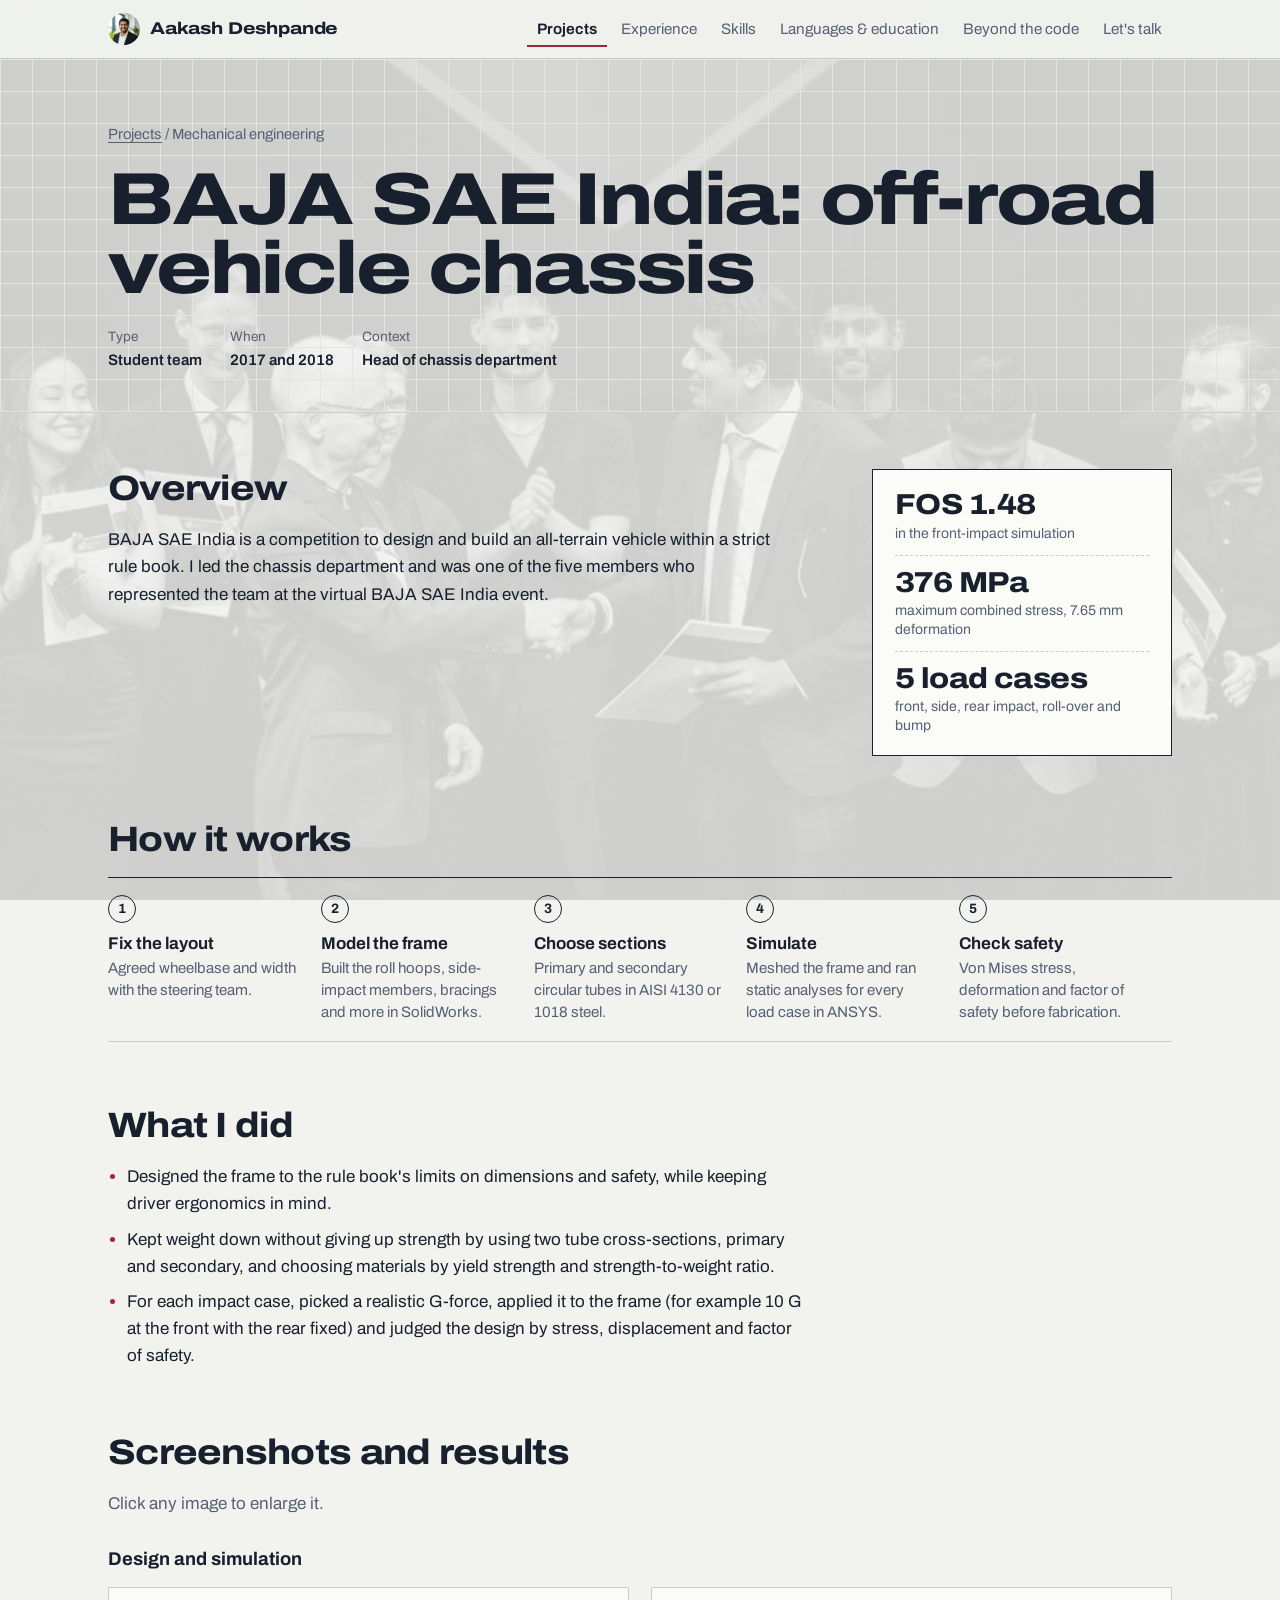
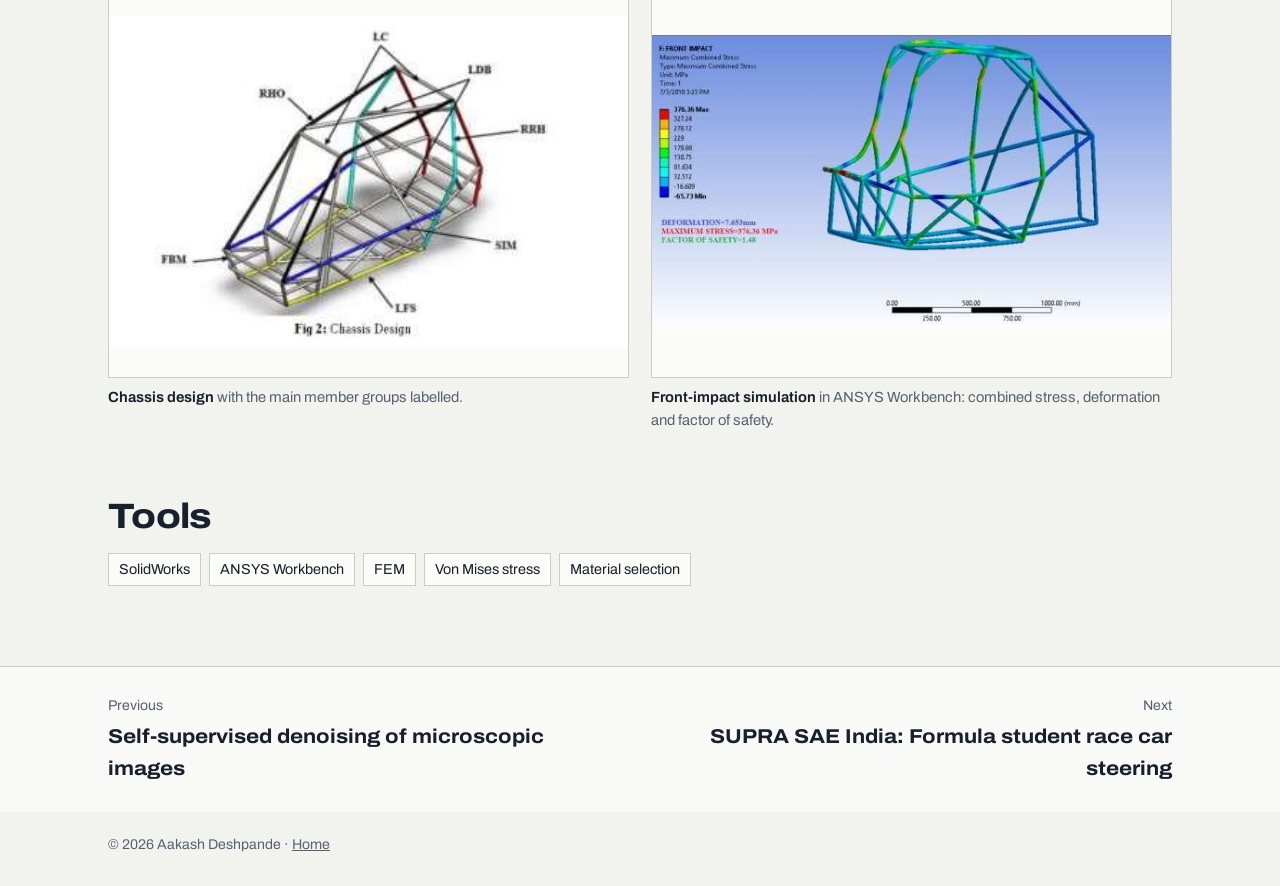
<file: projects/baja.html>
<!DOCTYPE html>
<html lang="en">
<head>
<meta charset="utf-8">
<meta name="viewport" content="width=device-width, initial-scale=1">
<title>BAJA SAE India: off-road vehicle chassis · Aakash Deshpande</title>
<meta name="description" content="Head of the chassis department: designed the frame in SolidWorks and checked it with FEM crash and load simulations in ANSYS.">
<link rel="preconnect" href="https://fonts.googleapis.com">
<link rel="preconnect" href="https://fonts.gstatic.com" crossorigin>
<link href="https://fonts.googleapis.com/css2?family=Archivo:wdth,wght@62..125,400..800&display=swap" rel="stylesheet">
<link rel="stylesheet" href="../assets/style.css">
</head>
<body class="inner">
<header class="top"><div class="wrap">
  <a class="brand" href="../index.html"><img src="../assets/img/aakash.jpg" alt="">Aakash Deshpande</a>
  <button class="menu-btn" type="button" aria-expanded="false">Menu</button>
  <nav aria-label="Main"><ul><li><a href="../projects.html" aria-current="page">Projects</a></li><li><a href="../experience.html">Experience</a></li><li><a href="../skills.html">Skills</a></li><li><a href="../education.html">Languages &amp; education</a></li><li><a href="../beyond.html">Beyond the code</a></li><li><a href="../contact.html">Let&#x27;s talk</a></li></ul></nav>
</div></header>

<main>
<div class="page-head"><div class="wrap">
  <p class="crumbs"><a href="../projects.html">Projects</a> / Mechanical engineering</p>
  <h1>BAJA SAE India: off-road vehicle chassis</h1>
  <div class="meta">
    <div><span>Type</span><b>Student team</b></div>
    <div><span>When</span><b>2017 and 2018</b></div>
    <div><span>Context</span><b>Head of chassis department</b></div>
  </div>
  
</div></div>
<div class="page-body"><div class="wrap">
  <section class="overview">
    <div class="prose"><h2 class="sec">Overview</h2><p>BAJA SAE India is a competition to design and build an all-terrain vehicle within a strict rule book. I led the chassis department and was one of the five members who represented the team at the virtual BAJA SAE India event.</p></div>
    <aside class="figs" aria-label="Key figures"><div class="fig"><strong>FOS 1.48</strong><small>in the front-impact simulation</small></div><div class="fig"><strong>376 MPa</strong><small>maximum combined stress, 7.65 mm deformation</small></div><div class="fig"><strong>5 load cases</strong><small>front, side, rear impact, roll-over and bump</small></div></aside>
  </section>
  <section><h2 class="sec">How it works</h2><ol class="steps"><li><b>Fix the layout</b><span>Agreed wheelbase and width with the steering team.</span></li><li><b>Model the frame</b><span>Built the roll hoops, side-impact members, bracings and more in SolidWorks.</span></li><li><b>Choose sections</b><span>Primary and secondary circular tubes in AISI 4130 or 1018 steel.</span></li><li><b>Simulate</b><span>Meshed the frame and ran static analyses for every load case in ANSYS.</span></li><li><b>Check safety</b><span>Von Mises stress, deformation and factor of safety before fabrication.</span></li></ol></section>
  <section><h2 class="sec">What I did</h2><ul class="points">
<li>Designed the frame to the rule book's limits on dimensions and safety, while keeping driver ergonomics in mind.</li>
<li>Kept weight down without giving up strength by using two tube cross-sections, primary and secondary, and choosing materials by yield strength and strength-to-weight ratio.</li>
<li>For each impact case, picked a realistic G-force, applied it to the frame (for example 10 G at the front with the rear fixed) and judged the design by stress, displacement and factor of safety.</li>
</ul></section>
  <section><h2 class="sec">Screenshots and results</h2><p class="muted">Click any image to enlarge it.</p><div class="sub-gallery"><h3>Design and simulation</h3><div class="gallery"><figure><button type="button" data-full="../assets/img/baja/chassis.jpg" aria-label="Enlarge: Chassis design with the main member groups labelled."><img src="../assets/img/baja/chassis.jpg" alt="Chassis design with the main member groups labelled." loading="lazy"></button><figcaption><b>Chassis design</b> with the main member groups labelled.</figcaption></figure><figure><button type="button" data-full="../assets/img/baja/front-impact.jpg" aria-label="Enlarge: Front-impact simulation in ANSYS Workbench: combined stress, deformation and factor of safety."><img src="../assets/img/baja/front-impact.jpg" alt="Front-impact simulation in ANSYS Workbench: combined stress, deformation and factor of safety." loading="lazy"></button><figcaption><b>Front-impact simulation</b> in ANSYS Workbench: combined stress, deformation and factor of safety.</figcaption></figure></div></div></section>
  <section><h2 class="sec">Tools</h2><div class="tags"><span>SolidWorks</span><span>ANSYS Workbench</span><span>FEM</span><span>Von Mises stress</span><span>Material selection</span></div></section>
</div></div>
</main>
<div class="next"><div class="wrap"><a href="denoising.html"><small>Previous</small><b>Self-supervised denoising of microscopic images</b></a><a class="fwd" href="supra.html"><small>Next</small><b>SUPRA SAE India: Formula student race car steering</b></a></div></div><footer class="foot"><div class="wrap">© 2026 Aakash Deshpande · <a href="../index.html">Home</a></div></footer>
<script src="../assets/site.js"></script>
</body>
</html>
</file>
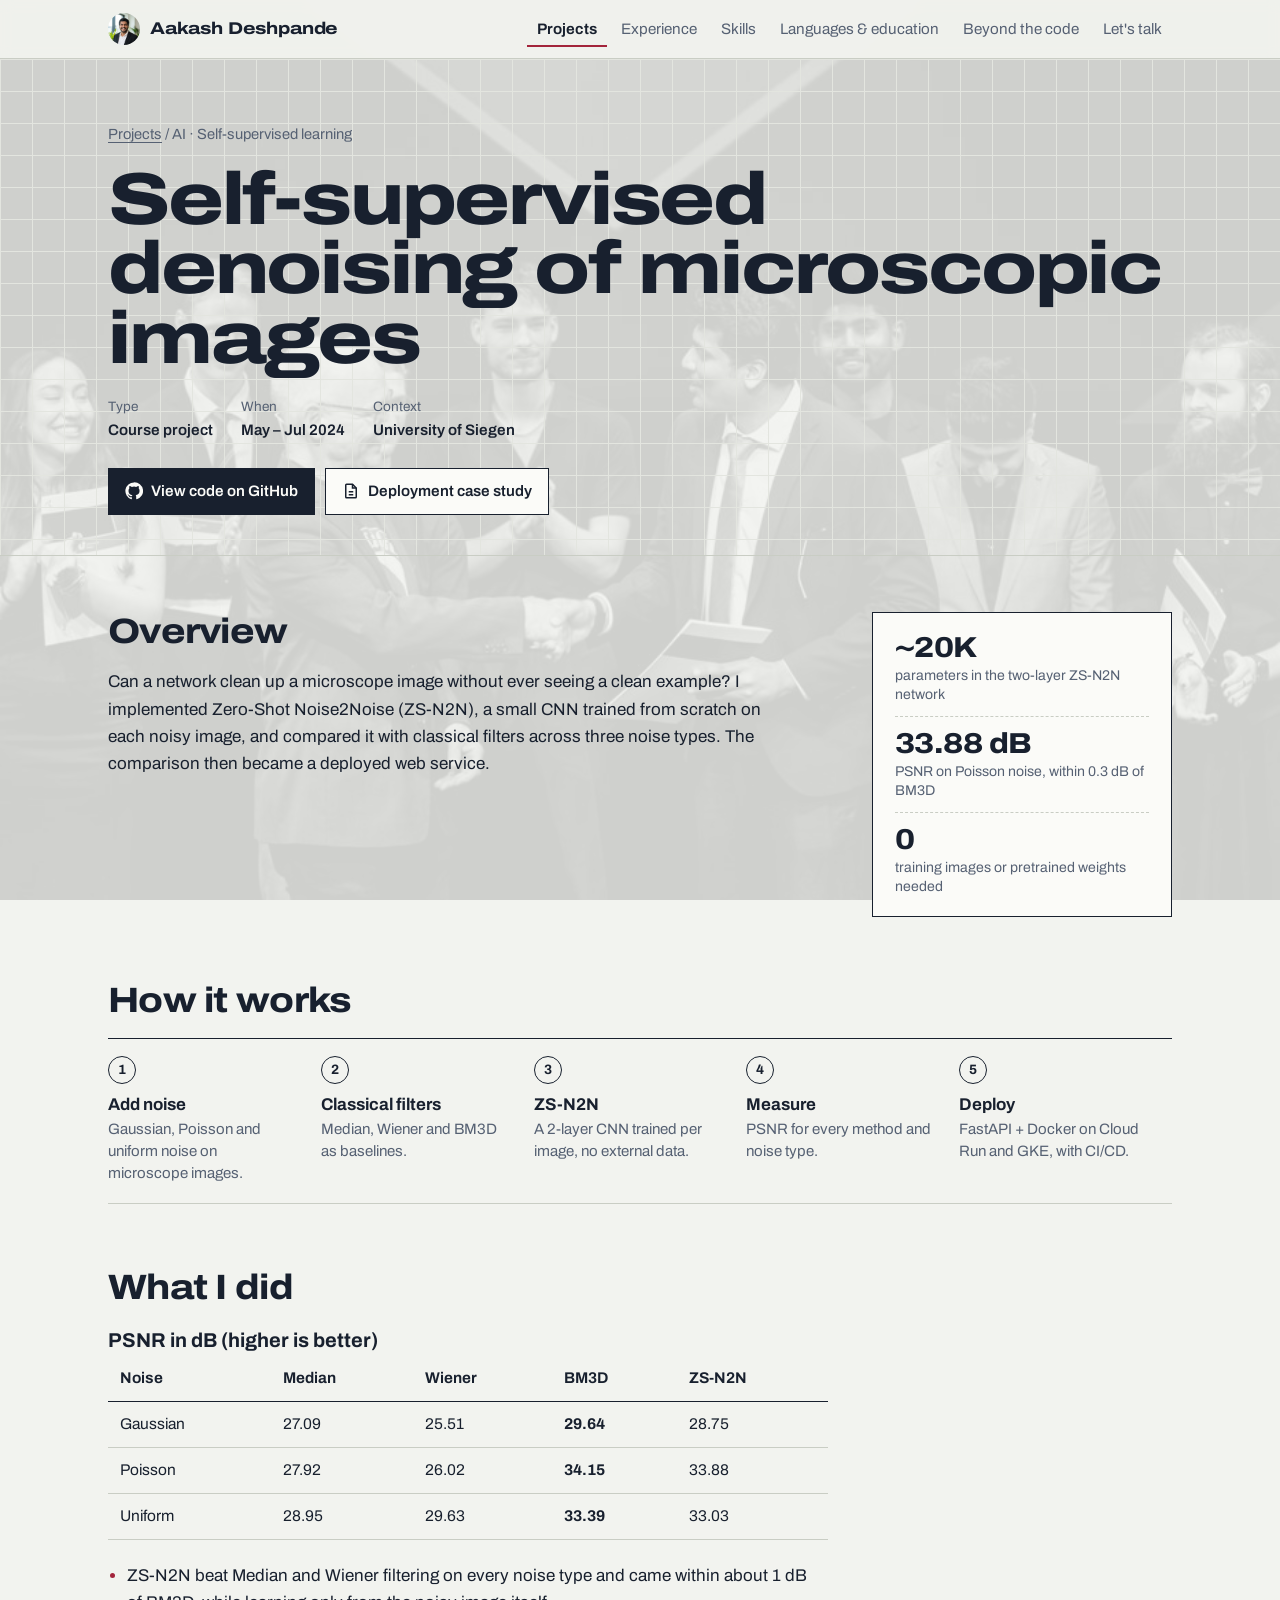
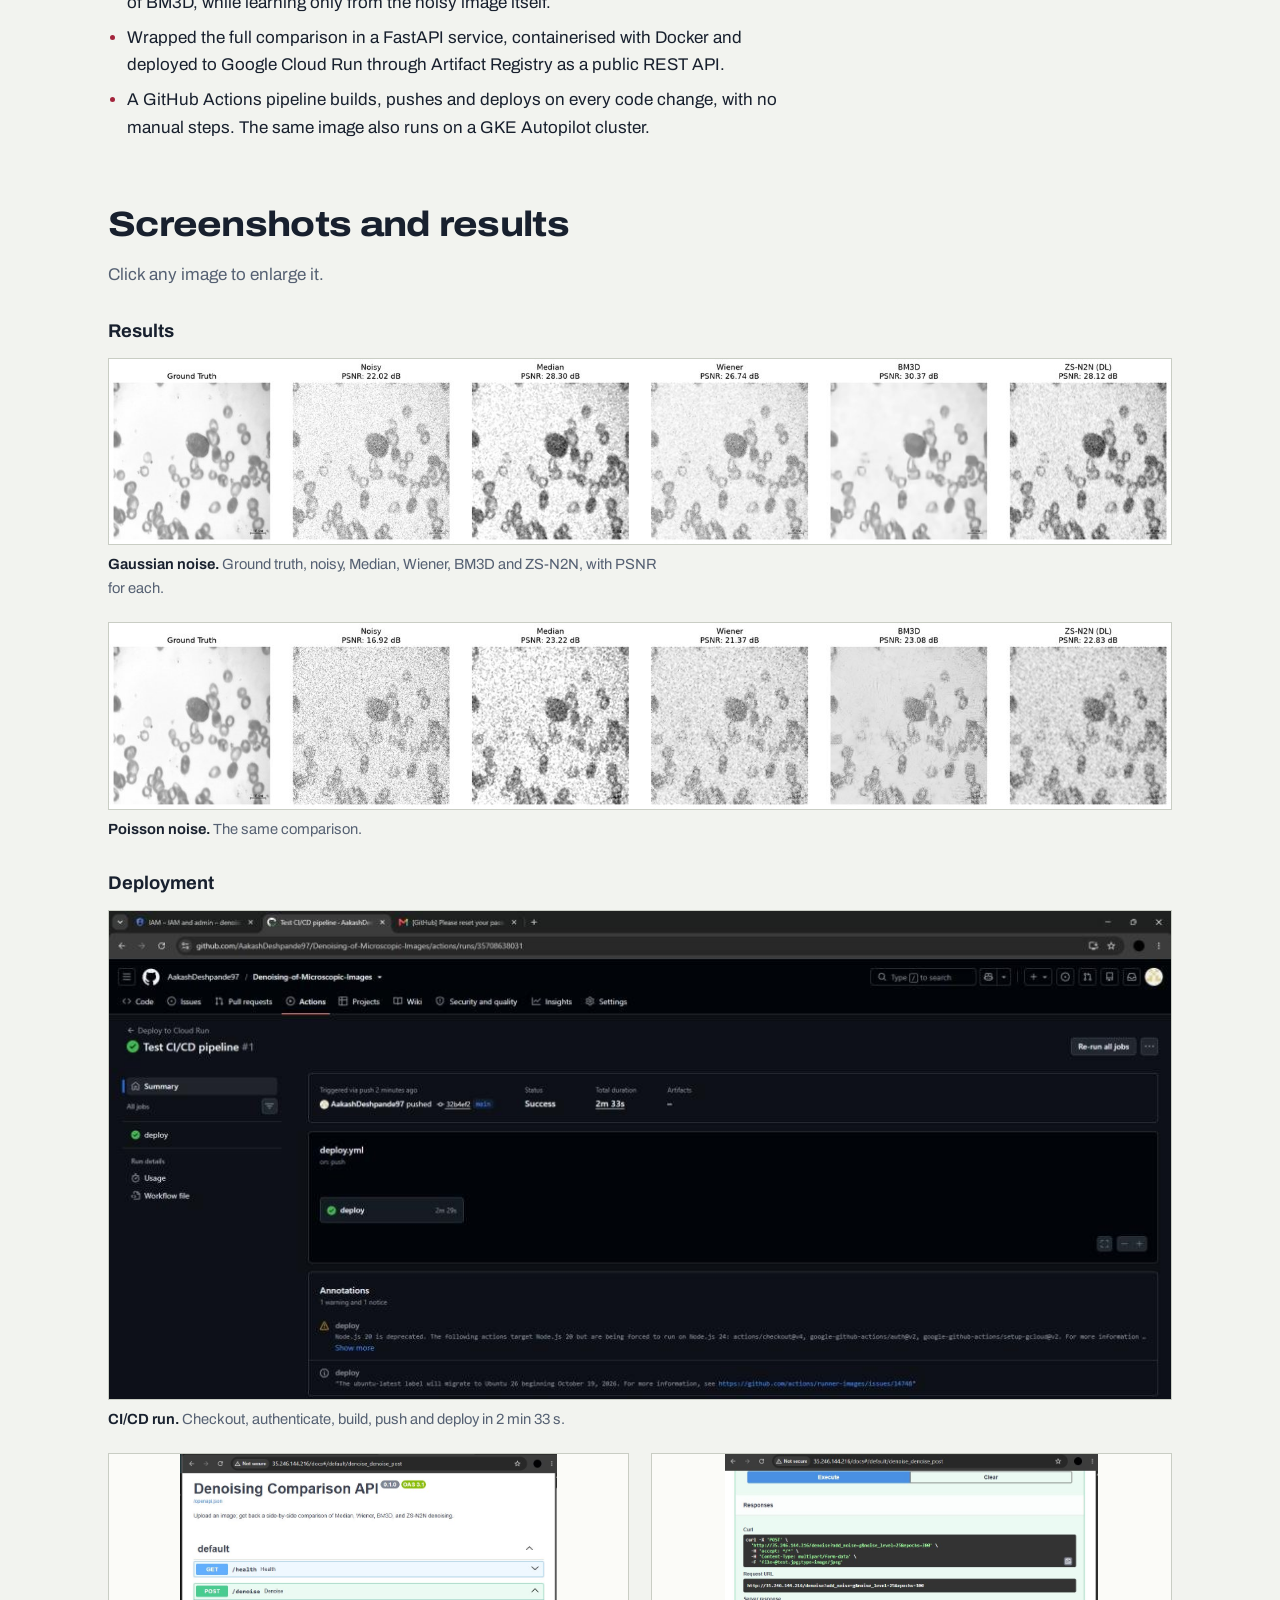
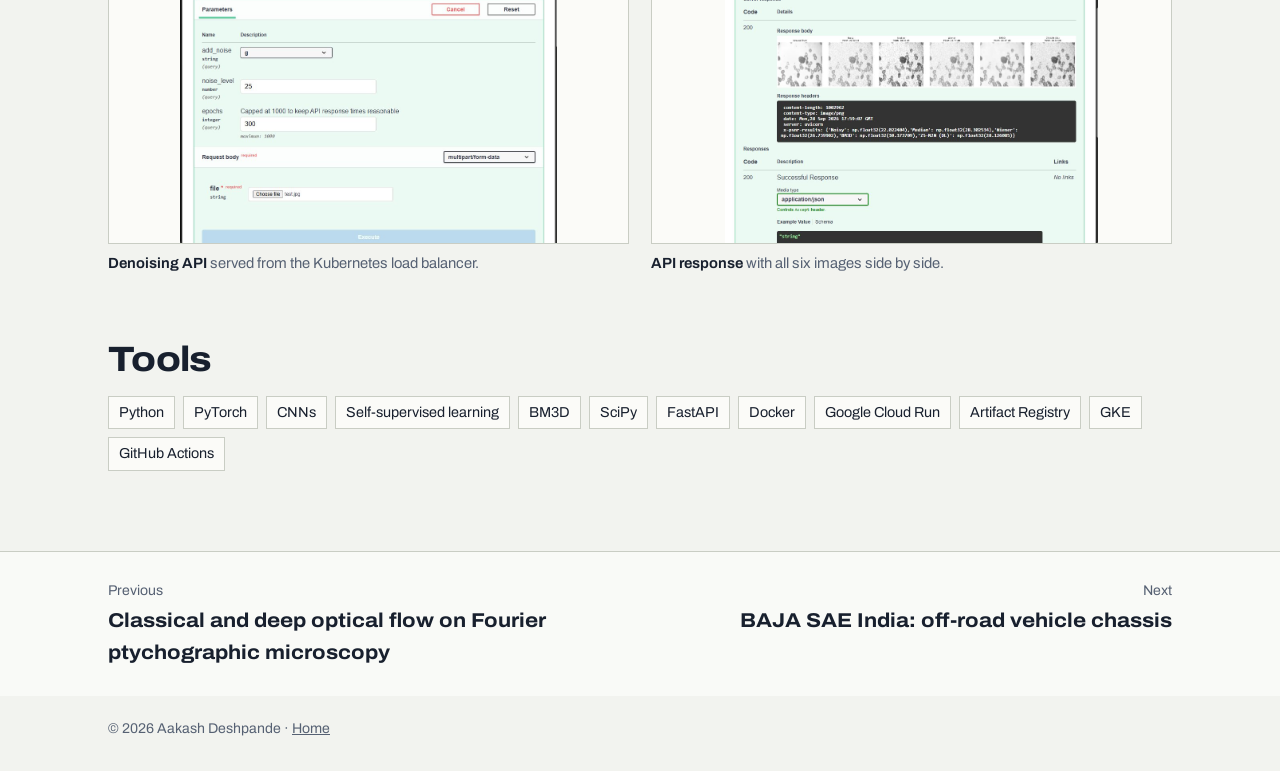
<file: projects/denoising.html>
<!DOCTYPE html>
<html lang="en">
<head>
<meta charset="utf-8">
<meta name="viewport" content="width=device-width, initial-scale=1">
<title>Self-supervised denoising of microscopic images · Aakash Deshpande</title>
<meta name="description" content="A tiny network that learns from one noisy image, compared with Median, Wiener and BM3D filters, and deployed on Cloud Run and Kubernetes.">
<link rel="preconnect" href="https://fonts.googleapis.com">
<link rel="preconnect" href="https://fonts.gstatic.com" crossorigin>
<link href="https://fonts.googleapis.com/css2?family=Archivo:wdth,wght@62..125,400..800&display=swap" rel="stylesheet">
<link rel="stylesheet" href="../assets/style.css">
</head>
<body class="inner">
<header class="top"><div class="wrap">
  <a class="brand" href="../index.html"><img src="../assets/img/aakash.jpg" alt="">Aakash Deshpande</a>
  <button class="menu-btn" type="button" aria-expanded="false">Menu</button>
  <nav aria-label="Main"><ul><li><a href="../projects.html" aria-current="page">Projects</a></li><li><a href="../experience.html">Experience</a></li><li><a href="../skills.html">Skills</a></li><li><a href="../education.html">Languages &amp; education</a></li><li><a href="../beyond.html">Beyond the code</a></li><li><a href="../contact.html">Let&#x27;s talk</a></li></ul></nav>
</div></header>

<main>
<div class="page-head"><div class="wrap">
  <p class="crumbs"><a href="../projects.html">Projects</a> / AI · Self-supervised learning</p>
  <h1>Self-supervised denoising of microscopic images</h1>
  <div class="meta">
    <div><span>Type</span><b>Course project</b></div>
    <div><span>When</span><b>May – Jul 2024</b></div>
    <div><span>Context</span><b>University of Siegen</b></div>
  </div>
  <div class="actions"><a class="btn primary" href="https://github.com/AakashDeshpande97/Denoising-of-Microscopic-Images" target="_blank" rel="noopener"><svg class="icon" viewBox="0 0 24 24" fill="currentColor" aria-hidden="true"><path d="M12 .5a11.5 11.5 0 0 0-3.64 22.41c.58.1.79-.25.79-.56v-2c-3.2.7-3.88-1.37-3.88-1.37-.52-1.34-1.28-1.69-1.28-1.69-1.05-.72.08-.7.08-.7 1.16.08 1.77 1.19 1.77 1.19 1.03 1.77 2.7 1.26 3.36.96.1-.75.4-1.26.73-1.55-2.55-.29-5.24-1.28-5.24-5.68 0-1.26.45-2.28 1.19-3.09-.12-.29-.52-1.46.11-3.05 0 0 .97-.31 3.17 1.18a11 11 0 0 1 5.77 0c2.2-1.49 3.170-1.18 3.17-1.18.63 1.59.23 2.76.11 3.05.74.81 1.19 1.83 1.19 3.09 0 4.41-2.69 5.38-5.26 5.67.41.36.78 1.06.78 2.14v3.17c0 .31.21.67.8.56A11.5 11.5 0 0 0 12 .5Z"/></svg>View code on GitHub</a><a class="btn" href="https://drive.google.com/file/d/1n8DwO8lxfbZx7kW0JCjqxtl0OVR-ubQY/view?usp=sharing" target="_blank" rel="noopener"><svg class="icon" viewBox="0 0 24 24" fill="none" stroke="currentColor" stroke-width="2" aria-hidden="true"><path d="M14 3H6a1 1 0 0 0-1 1v16a1 1 0 0 0 1 1h12a1 1 0 0 0 1-1V8z"/><path d="M14 3v5h5M9 13h6M9 17h6"/></svg>Deployment case study</a></div>
</div></div>
<div class="page-body"><div class="wrap">
  <section class="overview">
    <div class="prose"><h2 class="sec">Overview</h2><p>Can a network clean up a microscope image without ever seeing a clean example? I implemented Zero-Shot Noise2Noise (ZS-N2N), a small CNN trained from scratch on each noisy image, and compared it with classical filters across three noise types. The comparison then became a deployed web service.</p></div>
    <aside class="figs" aria-label="Key figures"><div class="fig"><strong>~20K</strong><small>parameters in the two-layer ZS-N2N network</small></div><div class="fig"><strong>33.88 dB</strong><small>PSNR on Poisson noise, within 0.3 dB of BM3D</small></div><div class="fig"><strong>0</strong><small>training images or pretrained weights needed</small></div></aside>
  </section>
  <section><h2 class="sec">How it works</h2><ol class="steps"><li><b>Add noise</b><span>Gaussian, Poisson and uniform noise on microscope images.</span></li><li><b>Classical filters</b><span>Median, Wiener and BM3D as baselines.</span></li><li><b>ZS-N2N</b><span>A 2-layer CNN trained per image, no external data.</span></li><li><b>Measure</b><span>PSNR for every method and noise type.</span></li><li><b>Deploy</b><span>FastAPI + Docker on Cloud Run and GKE, with CI/CD.</span></li></ol></section>
  <section><h2 class="sec">What I did</h2><h3 class="sec" style="font-size:1.25rem">PSNR in dB (higher is better)</h3>
<div class="table-wrap"><table class="table">
<tr><th>Noise</th><th>Median</th><th>Wiener</th><th>BM3D</th><th>ZS-N2N</th></tr>
<tr><td>Gaussian</td><td>27.09</td><td>25.51</td><td class="hi">29.64</td><td>28.75</td></tr>
<tr><td>Poisson</td><td>27.92</td><td>26.02</td><td class="hi">34.15</td><td>33.88</td></tr>
<tr><td>Uniform</td><td>28.95</td><td>29.63</td><td class="hi">33.39</td><td>33.03</td></tr>
</table></div>
<ul class="points" style="margin-top:22px">
<li>ZS-N2N beat Median and Wiener filtering on every noise type and came within about 1 dB of BM3D, while learning only from the noisy image itself.</li>
<li>Wrapped the full comparison in a FastAPI service, containerised with Docker and deployed to Google Cloud Run through Artifact Registry as a public REST API.</li>
<li>A GitHub Actions pipeline builds, pushes and deploys on every code change, with no manual steps. The same image also runs on a GKE Autopilot cluster.</li>
</ul></section>
  <section><h2 class="sec">Screenshots and results</h2><p class="muted">Click any image to enlarge it.</p><div class="sub-gallery"><h3>Results</h3><div class="gallery"><figure class="wide"><button type="button" data-full="../assets/img/denoising/gaussian.jpg" aria-label="Enlarge: Gaussian noise. Ground truth, noisy, Median, Wiener, BM3D and ZS-N2N, with PSNR for each."><img src="../assets/img/denoising/gaussian.jpg" alt="Gaussian noise. Ground truth, noisy, Median, Wiener, BM3D and ZS-N2N, with PSNR for each." loading="lazy"></button><figcaption><b>Gaussian noise.</b> Ground truth, noisy, Median, Wiener, BM3D and ZS-N2N, with PSNR for each.</figcaption></figure><figure class="wide"><button type="button" data-full="../assets/img/denoising/poisson.jpg" aria-label="Enlarge: Poisson noise. The same comparison."><img src="../assets/img/denoising/poisson.jpg" alt="Poisson noise. The same comparison." loading="lazy"></button><figcaption><b>Poisson noise.</b> The same comparison.</figcaption></figure></div></div><div class="sub-gallery"><h3>Deployment</h3><div class="gallery"><figure class="wide"><button type="button" data-full="../assets/img/deploy/cicd.jpg" aria-label="Enlarge: CI/CD run. Checkout, authenticate, build, push and deploy in 2 min 33 s."><img src="../assets/img/deploy/cicd.jpg" alt="CI/CD run. Checkout, authenticate, build, push and deploy in 2 min 33 s." loading="lazy"></button><figcaption><b>CI/CD run.</b> Checkout, authenticate, build, push and deploy in 2 min 33 s.</figcaption></figure><figure><button type="button" data-full="../assets/img/deploy/denoise-docs.jpg" aria-label="Enlarge: Denoising API served from the Kubernetes load balancer."><img src="../assets/img/deploy/denoise-docs.jpg" alt="Denoising API served from the Kubernetes load balancer." loading="lazy"></button><figcaption><b>Denoising API</b> served from the Kubernetes load balancer.</figcaption></figure><figure><button type="button" data-full="../assets/img/deploy/denoise-response.jpg" aria-label="Enlarge: API response with all six images side by side."><img src="../assets/img/deploy/denoise-response.jpg" alt="API response with all six images side by side." loading="lazy"></button><figcaption><b>API response</b> with all six images side by side.</figcaption></figure></div></div></section>
  <section><h2 class="sec">Tools</h2><div class="tags"><span>Python</span><span>PyTorch</span><span>CNNs</span><span>Self-supervised learning</span><span>BM3D</span><span>SciPy</span><span>FastAPI</span><span>Docker</span><span>Google Cloud Run</span><span>Artifact Registry</span><span>GKE</span><span>GitHub Actions</span></div></section>
</div></div>
</main>
<div class="next"><div class="wrap"><a href="optical-flow.html"><small>Previous</small><b>Classical and deep optical flow on Fourier ptychographic microscopy</b></a><a class="fwd" href="baja.html"><small>Next</small><b>BAJA SAE India: off-road vehicle chassis</b></a></div></div><footer class="foot"><div class="wrap">© 2026 Aakash Deshpande · <a href="../index.html">Home</a></div></footer>
<script src="../assets/site.js"></script>
</body>
</html>
</file>
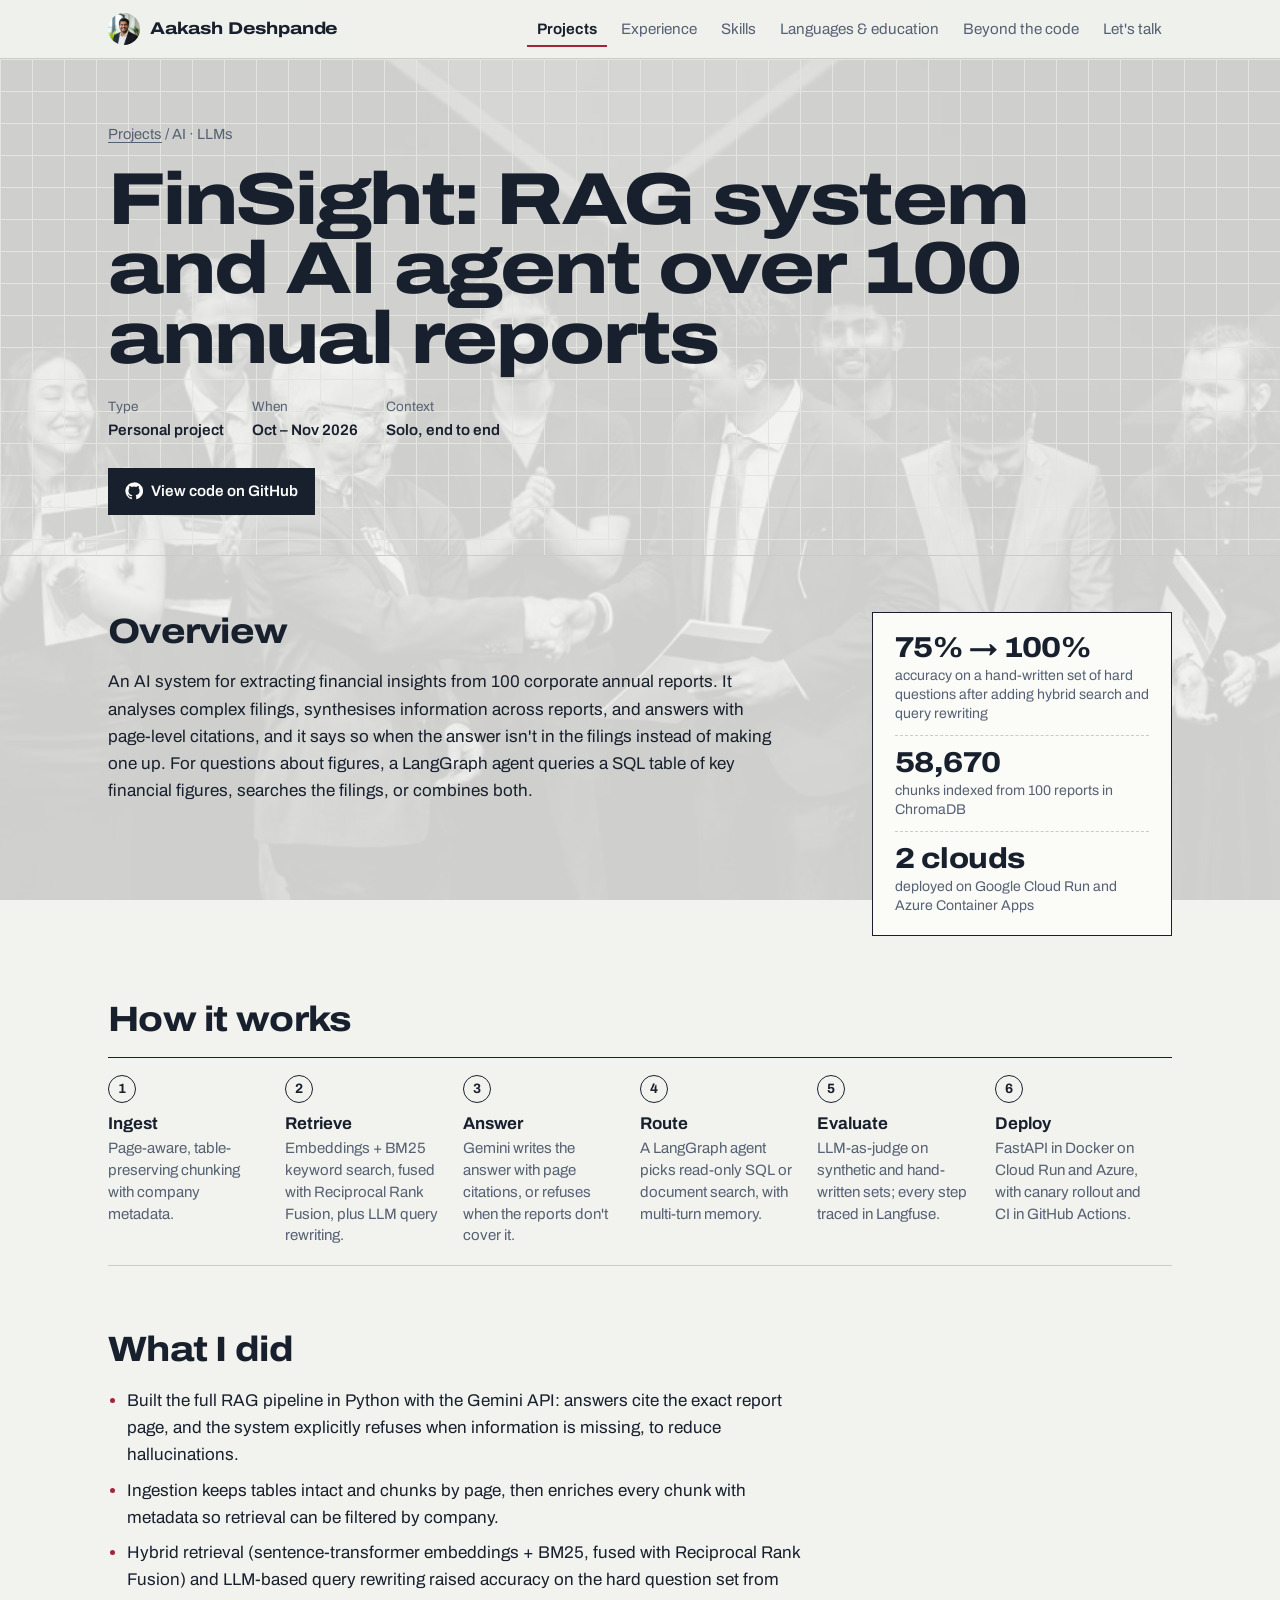
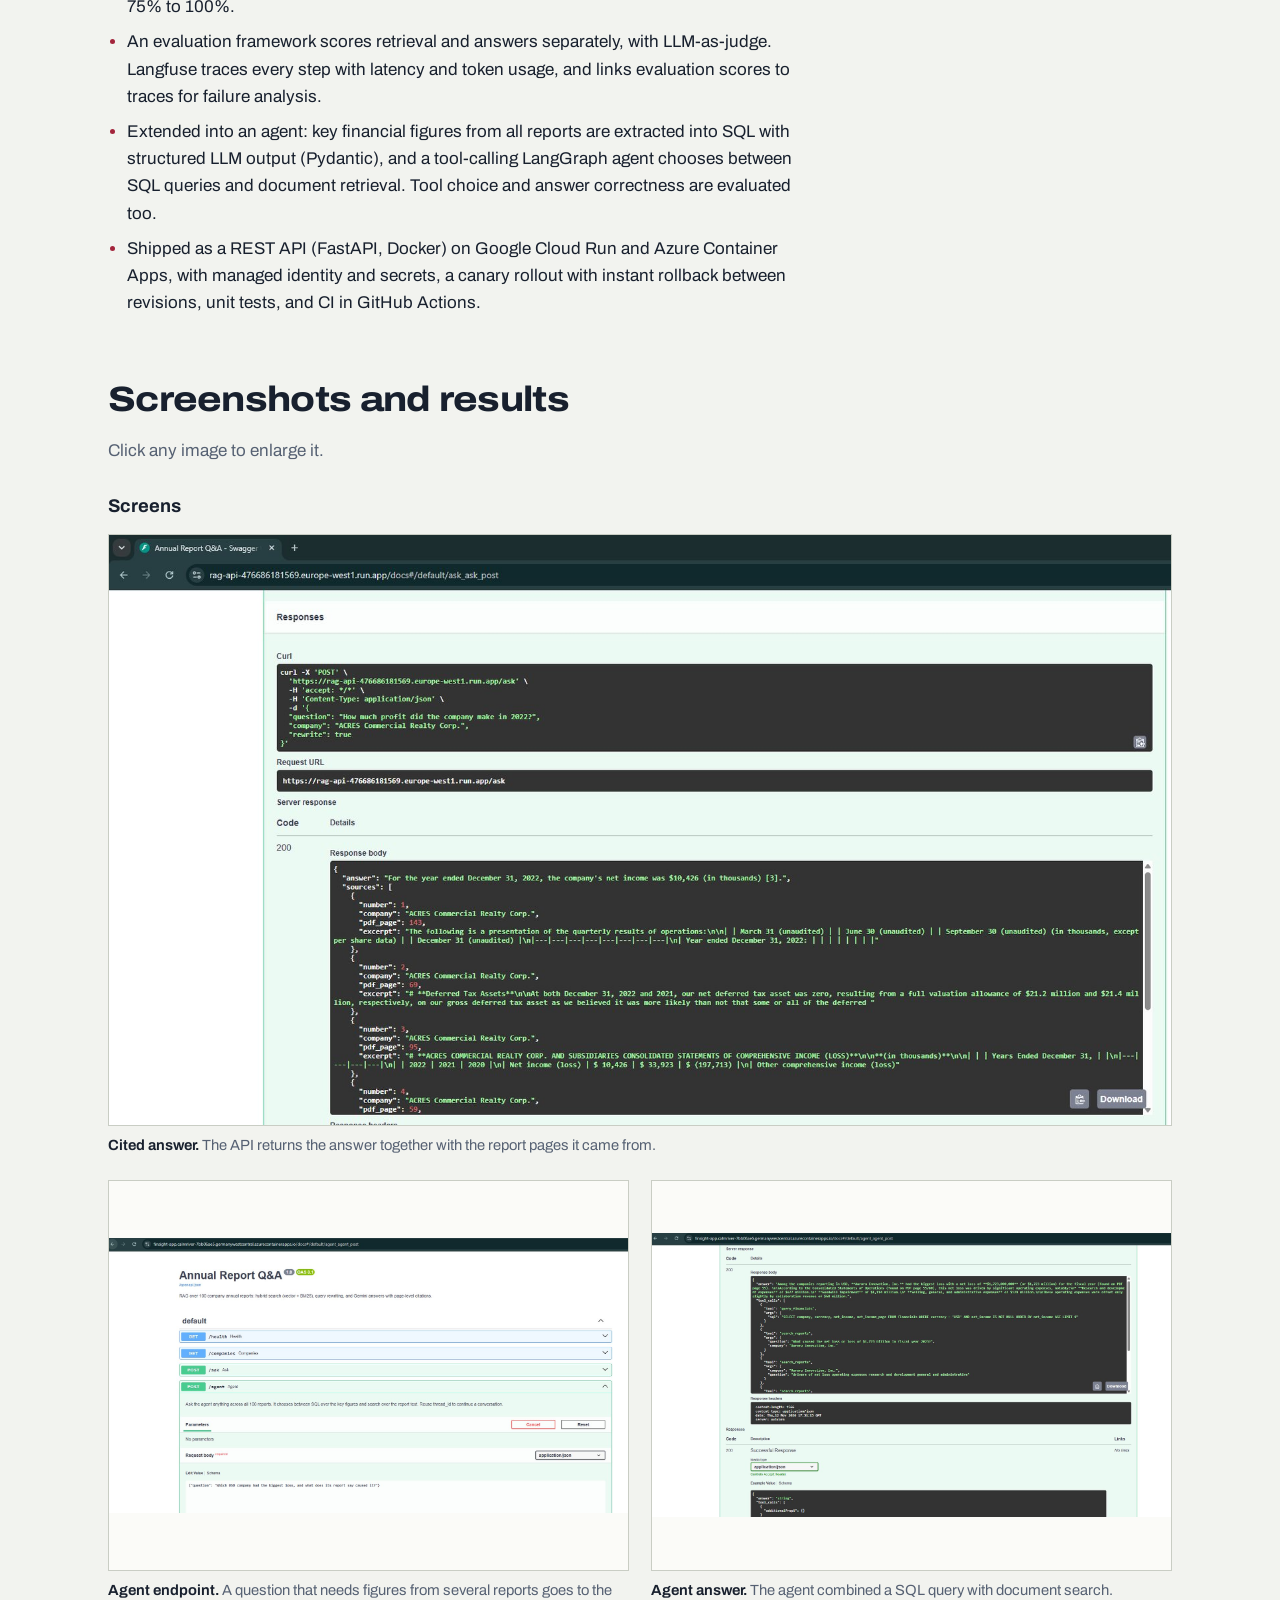
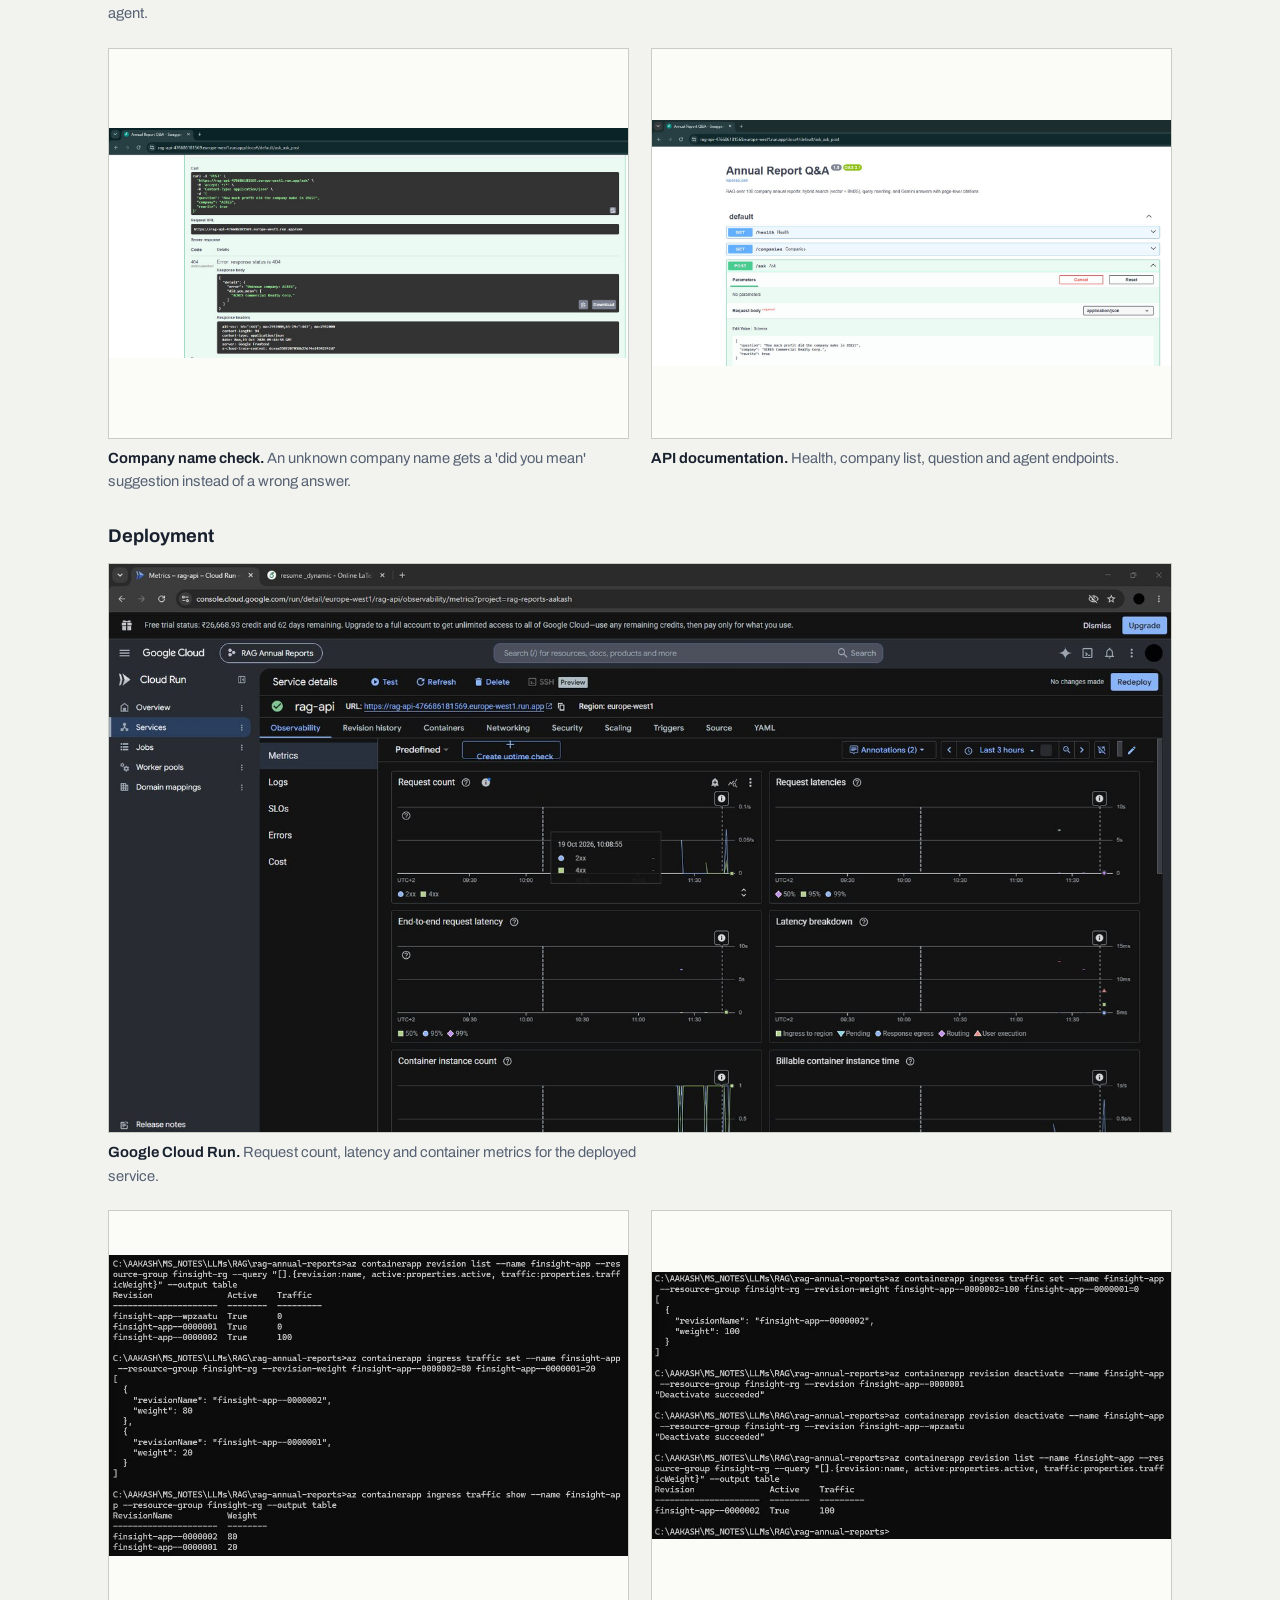
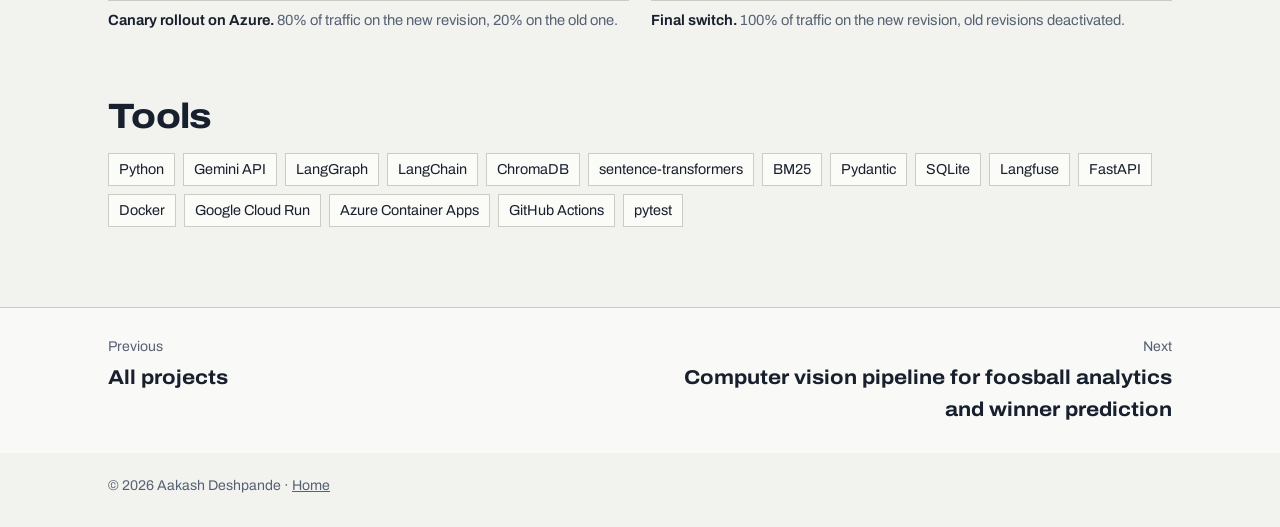
<file: projects/finsight.html>
<!DOCTYPE html>
<html lang="en">
<head>
<meta charset="utf-8">
<meta name="viewport" content="width=device-width, initial-scale=1">
<title>FinSight: RAG system and AI agent over 100 annual reports · Aakash Deshpande</title>
<meta name="description" content="Extracting financial insights from 100 corporate annual reports: analyses complex filings, synthesises data across reports, gives cited answers, and lets an AI agent query a SQL table of key figures.">
<link rel="preconnect" href="https://fonts.googleapis.com">
<link rel="preconnect" href="https://fonts.gstatic.com" crossorigin>
<link href="https://fonts.googleapis.com/css2?family=Archivo:wdth,wght@62..125,400..800&display=swap" rel="stylesheet">
<link rel="stylesheet" href="../assets/style.css">
</head>
<body class="inner">
<header class="top"><div class="wrap">
  <a class="brand" href="../index.html"><img src="../assets/img/aakash.jpg" alt="">Aakash Deshpande</a>
  <button class="menu-btn" type="button" aria-expanded="false">Menu</button>
  <nav aria-label="Main"><ul><li><a href="../projects.html" aria-current="page">Projects</a></li><li><a href="../experience.html">Experience</a></li><li><a href="../skills.html">Skills</a></li><li><a href="../education.html">Languages &amp; education</a></li><li><a href="../beyond.html">Beyond the code</a></li><li><a href="../contact.html">Let&#x27;s talk</a></li></ul></nav>
</div></header>

<main>
<div class="page-head"><div class="wrap">
  <p class="crumbs"><a href="../projects.html">Projects</a> / AI · LLMs</p>
  <h1>FinSight: RAG system and AI agent over 100 annual reports</h1>
  <div class="meta">
    <div><span>Type</span><b>Personal project</b></div>
    <div><span>When</span><b>Oct – Nov 2026</b></div>
    <div><span>Context</span><b>Solo, end to end</b></div>
  </div>
  <div class="actions"><a class="btn primary" href="https://github.com/AakashDeshpande97/finsight-rag" target="_blank" rel="noopener"><svg class="icon" viewBox="0 0 24 24" fill="currentColor" aria-hidden="true"><path d="M12 .5a11.5 11.5 0 0 0-3.64 22.41c.58.1.79-.25.79-.56v-2c-3.2.7-3.88-1.37-3.88-1.37-.52-1.34-1.28-1.69-1.28-1.69-1.05-.72.08-.7.08-.7 1.16.08 1.77 1.19 1.77 1.19 1.03 1.77 2.7 1.26 3.36.96.1-.75.4-1.26.73-1.55-2.55-.29-5.24-1.28-5.24-5.68 0-1.26.45-2.28 1.19-3.09-.12-.29-.52-1.46.11-3.05 0 0 .97-.31 3.17 1.18a11 11 0 0 1 5.77 0c2.2-1.49 3.170-1.18 3.17-1.18.63 1.59.23 2.76.11 3.05.74.81 1.19 1.83 1.19 3.09 0 4.41-2.69 5.38-5.26 5.67.41.36.78 1.06.78 2.14v3.17c0 .31.21.67.8.56A11.5 11.5 0 0 0 12 .5Z"/></svg>View code on GitHub</a></div>
</div></div>
<div class="page-body"><div class="wrap">
  <section class="overview">
    <div class="prose"><h2 class="sec">Overview</h2><p>An AI system for extracting financial insights from 100 corporate annual reports. It analyses complex filings, synthesises information across reports, and answers with page-level citations, and it says so when the answer isn&#x27;t in the filings instead of making one up. For questions about figures, a LangGraph agent queries a SQL table of key financial figures, searches the filings, or combines both.</p></div>
    <aside class="figs" aria-label="Key figures"><div class="fig"><strong>75% → 100%</strong><small>accuracy on a hand-written set of hard questions after adding hybrid search and query rewriting</small></div><div class="fig"><strong>58,670</strong><small>chunks indexed from 100 reports in ChromaDB</small></div><div class="fig"><strong>2 clouds</strong><small>deployed on Google Cloud Run and Azure Container Apps</small></div></aside>
  </section>
  <section><h2 class="sec">How it works</h2><ol class="steps"><li><b>Ingest</b><span>Page-aware, table-preserving chunking with company metadata.</span></li><li><b>Retrieve</b><span>Embeddings + BM25 keyword search, fused with Reciprocal Rank Fusion, plus LLM query rewriting.</span></li><li><b>Answer</b><span>Gemini writes the answer with page citations, or refuses when the reports don&#x27;t cover it.</span></li><li><b>Route</b><span>A LangGraph agent picks read-only SQL or document search, with multi-turn memory.</span></li><li><b>Evaluate</b><span>LLM-as-judge on synthetic and hand-written sets; every step traced in Langfuse.</span></li><li><b>Deploy</b><span>FastAPI in Docker on Cloud Run and Azure, with canary rollout and CI in GitHub Actions.</span></li></ol></section>
  <section><h2 class="sec">What I did</h2><ul class="points">
<li>Built the full RAG pipeline in Python with the Gemini API: answers cite the exact report page, and the system explicitly refuses when information is missing, to reduce hallucinations.</li>
<li>Ingestion keeps tables intact and chunks by page, then enriches every chunk with metadata so retrieval can be filtered by company.</li>
<li>Hybrid retrieval (sentence-transformer embeddings + BM25, fused with Reciprocal Rank Fusion) and LLM-based query rewriting raised accuracy on the hard question set from 75% to 100%.</li>
<li>An evaluation framework scores retrieval and answers separately, with LLM-as-judge. Langfuse traces every step with latency and token usage, and links evaluation scores to traces for failure analysis.</li>
<li>Extended into an agent: key financial figures from all reports are extracted into SQL with structured LLM output (Pydantic), and a tool-calling LangGraph agent chooses between SQL queries and document retrieval. Tool choice and answer correctness are evaluated too.</li>
<li>Shipped as a REST API (FastAPI, Docker) on Google Cloud Run and Azure Container Apps, with managed identity and secrets, a canary rollout with instant rollback between revisions, unit tests, and CI in GitHub Actions.</li>
</ul></section>
  <section><h2 class="sec">Screenshots and results</h2><p class="muted">Click any image to enlarge it.</p><div class="sub-gallery"><h3>Screens</h3><div class="gallery"><figure class="wide"><button type="button" data-full="../assets/img/finsight/02-answer.jpg" aria-label="Enlarge: Cited answer. The API returns the answer together with the report pages it came from."><img src="../assets/img/finsight/02-answer.jpg" alt="Cited answer. The API returns the answer together with the report pages it came from." loading="lazy"></button><figcaption><b>Cited answer.</b> The API returns the answer together with the report pages it came from.</figcaption></figure><figure><button type="button" data-full="../assets/img/finsight/05-agent-question.jpg" aria-label="Enlarge: Agent endpoint. A question that needs figures from several reports goes to the agent."><img src="../assets/img/finsight/05-agent-question.jpg" alt="Agent endpoint. A question that needs figures from several reports goes to the agent." loading="lazy"></button><figcaption><b>Agent endpoint.</b> A question that needs figures from several reports goes to the agent.</figcaption></figure><figure><button type="button" data-full="../assets/img/finsight/06-agent-answer.jpg" aria-label="Enlarge: Agent answer. The agent combined a SQL query with document search."><img src="../assets/img/finsight/06-agent-answer.jpg" alt="Agent answer. The agent combined a SQL query with document search." loading="lazy"></button><figcaption><b>Agent answer.</b> The agent combined a SQL query with document search.</figcaption></figure><figure><button type="button" data-full="../assets/img/finsight/03-did-you-mean.jpg" aria-label="Enlarge: Company name check. An unknown company name gets a &#x27;did you mean&#x27; suggestion instead of a wrong answer."><img src="../assets/img/finsight/03-did-you-mean.jpg" alt="Company name check. An unknown company name gets a &#x27;did you mean&#x27; suggestion instead of a wrong answer." loading="lazy"></button><figcaption><b>Company name check.</b> An unknown company name gets a 'did you mean' suggestion instead of a wrong answer.</figcaption></figure><figure><button type="button" data-full="../assets/img/finsight/01-docs.jpg" aria-label="Enlarge: API documentation. Health, company list, question and agent endpoints."><img src="../assets/img/finsight/01-docs.jpg" alt="API documentation. Health, company list, question and agent endpoints." loading="lazy"></button><figcaption><b>API documentation.</b> Health, company list, question and agent endpoints.</figcaption></figure></div></div><div class="sub-gallery"><h3>Deployment</h3><div class="gallery"><figure class="wide"><button type="button" data-full="../assets/img/finsight/04-cloud-run.jpg" aria-label="Enlarge: Google Cloud Run. Request count, latency and container metrics for the deployed service."><img src="../assets/img/finsight/04-cloud-run.jpg" alt="Google Cloud Run. Request count, latency and container metrics for the deployed service." loading="lazy"></button><figcaption><b>Google Cloud Run.</b> Request count, latency and container metrics for the deployed service.</figcaption></figure><figure><button type="button" data-full="../assets/img/finsight/07-canary.jpg" aria-label="Enlarge: Canary rollout on Azure. 80% of traffic on the new revision, 20% on the old one."><img src="../assets/img/finsight/07-canary.jpg" alt="Canary rollout on Azure. 80% of traffic on the new revision, 20% on the old one." loading="lazy"></button><figcaption><b>Canary rollout on Azure.</b> 80% of traffic on the new revision, 20% on the old one.</figcaption></figure><figure><button type="button" data-full="../assets/img/finsight/08-revisions.jpg" aria-label="Enlarge: Final switch. 100% of traffic on the new revision, old revisions deactivated."><img src="../assets/img/finsight/08-revisions.jpg" alt="Final switch. 100% of traffic on the new revision, old revisions deactivated." loading="lazy"></button><figcaption><b>Final switch.</b> 100% of traffic on the new revision, old revisions deactivated.</figcaption></figure></div></div></section>
  <section><h2 class="sec">Tools</h2><div class="tags"><span>Python</span><span>Gemini API</span><span>LangGraph</span><span>LangChain</span><span>ChromaDB</span><span>sentence-transformers</span><span>BM25</span><span>Pydantic</span><span>SQLite</span><span>Langfuse</span><span>FastAPI</span><span>Docker</span><span>Google Cloud Run</span><span>Azure Container Apps</span><span>GitHub Actions</span><span>pytest</span></div></section>
</div></div>
</main>
<div class="next"><div class="wrap"><a href="../projects.html"><small>Previous</small><b>All projects</b></a><a class="fwd" href="foosball.html"><small>Next</small><b>Computer vision pipeline for foosball analytics and winner prediction</b></a></div></div><footer class="foot"><div class="wrap">© 2026 Aakash Deshpande · <a href="../index.html">Home</a></div></footer>
<script src="../assets/site.js"></script>
</body>
</html>
</file>
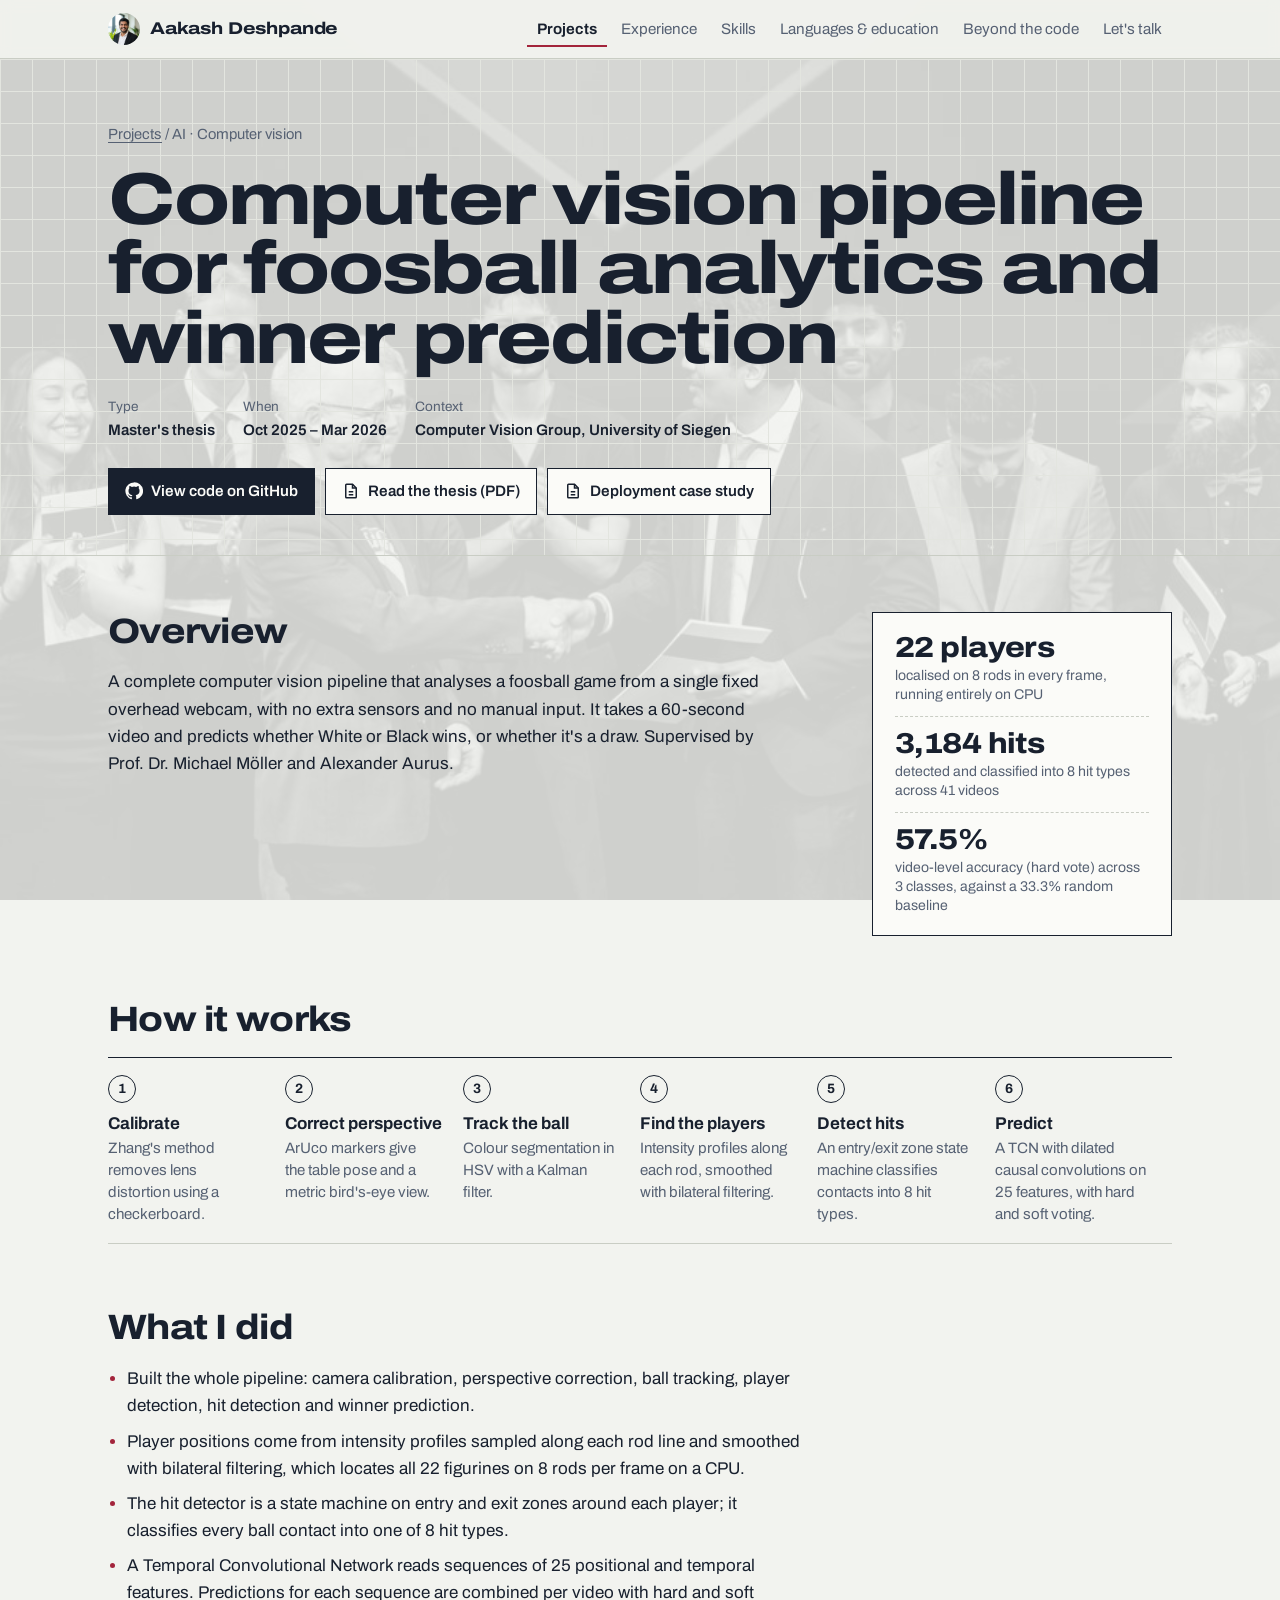
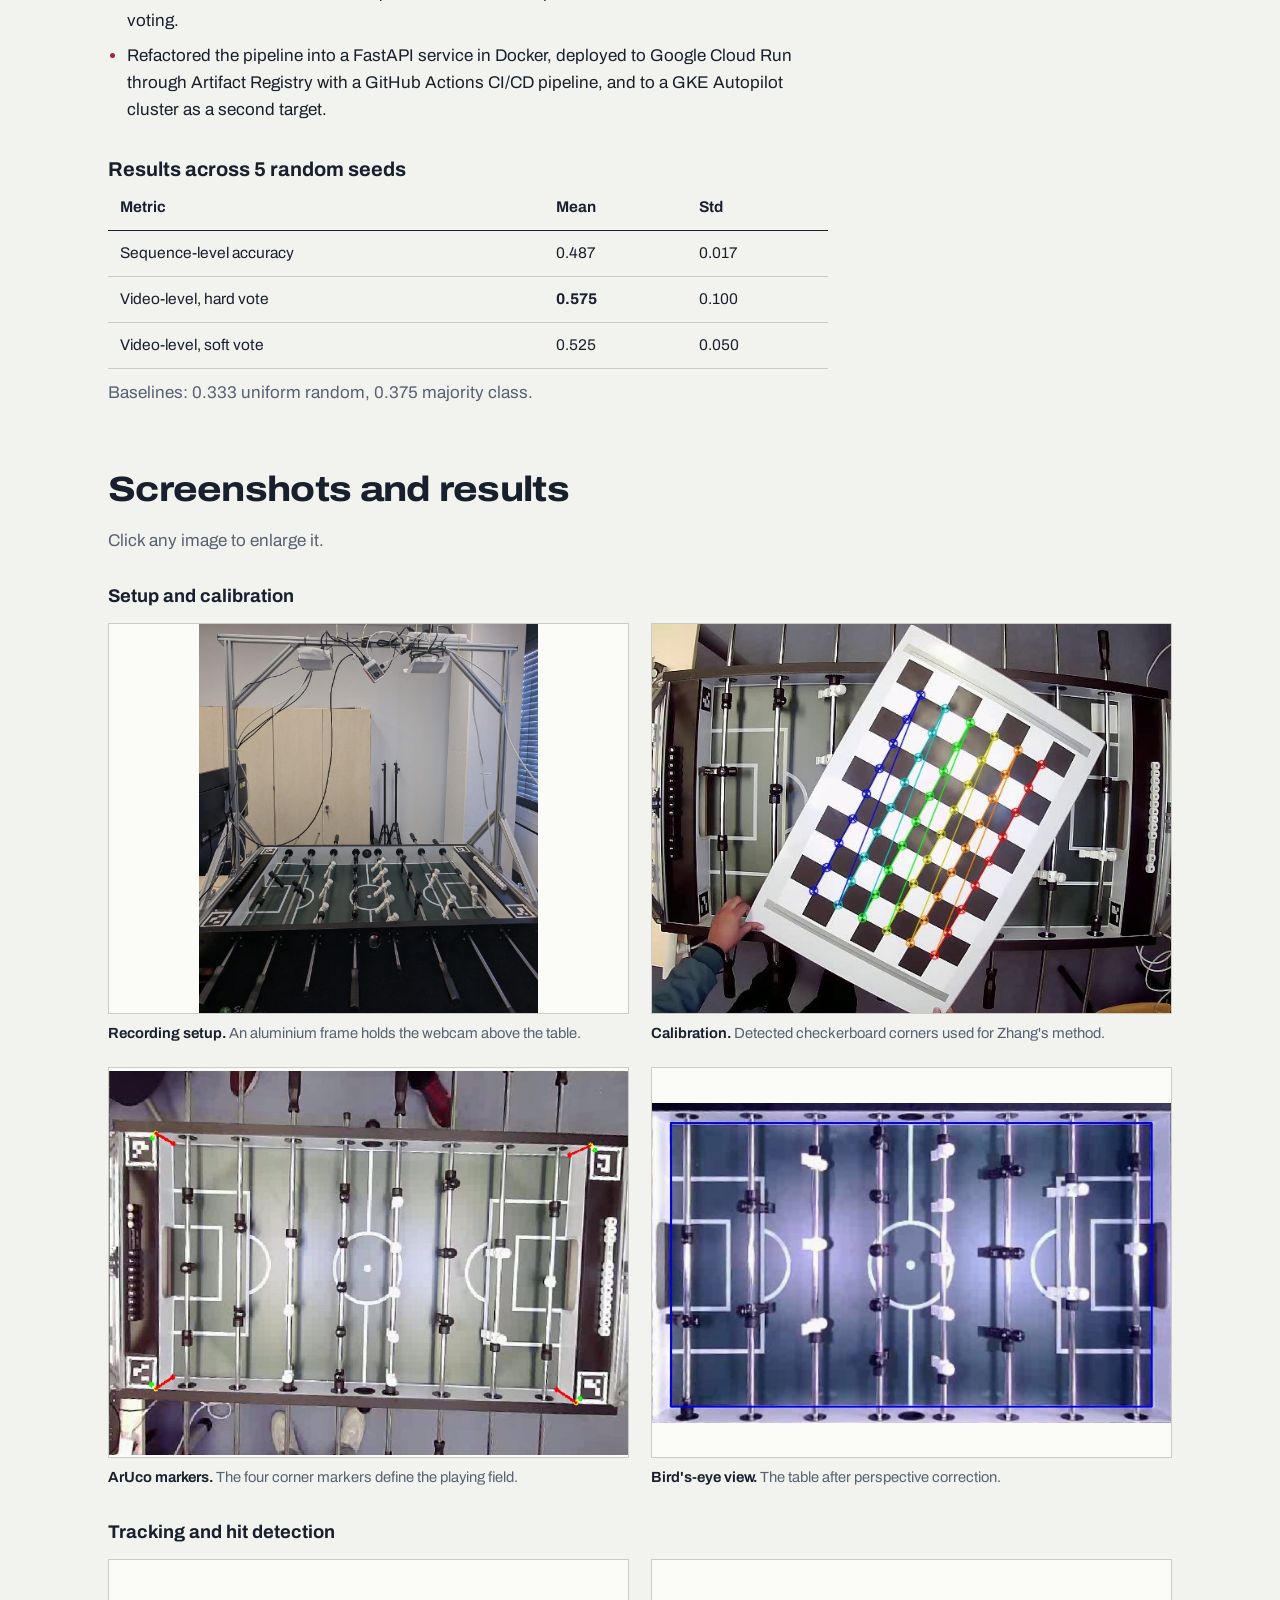
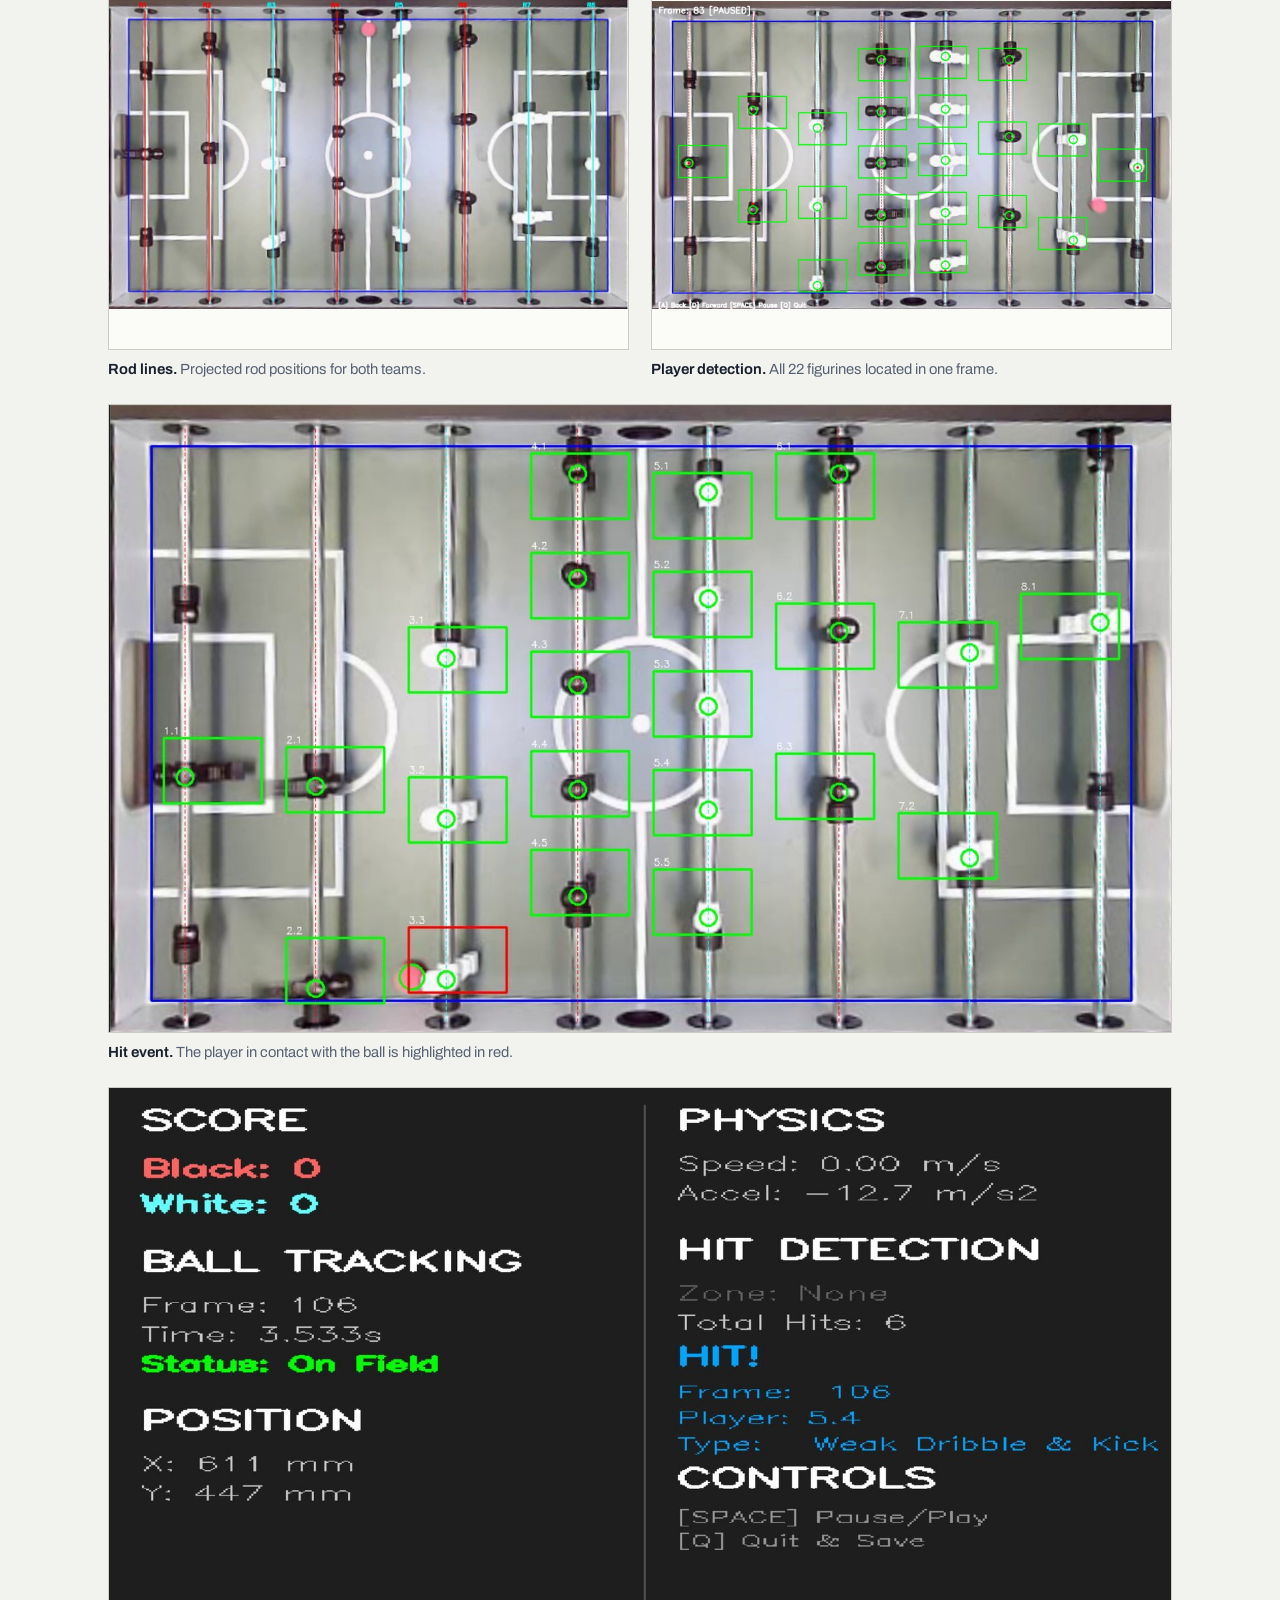
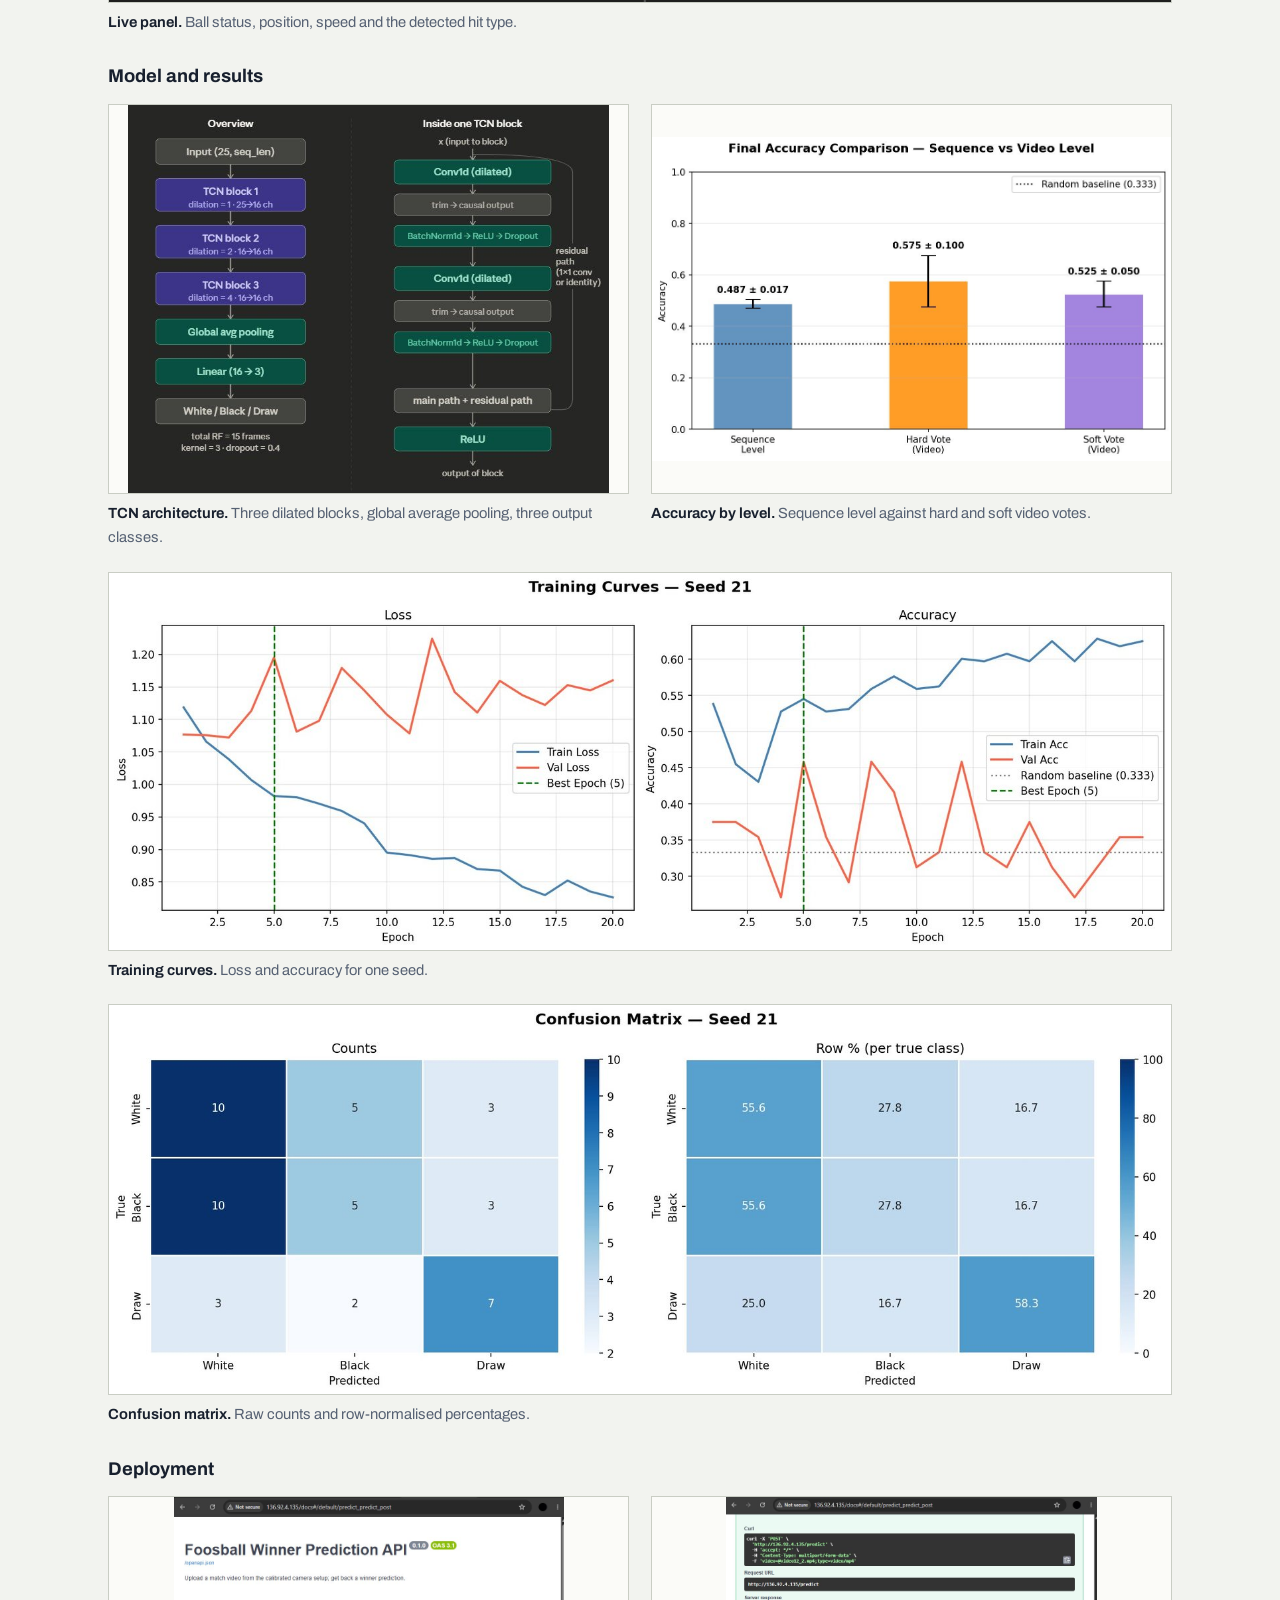
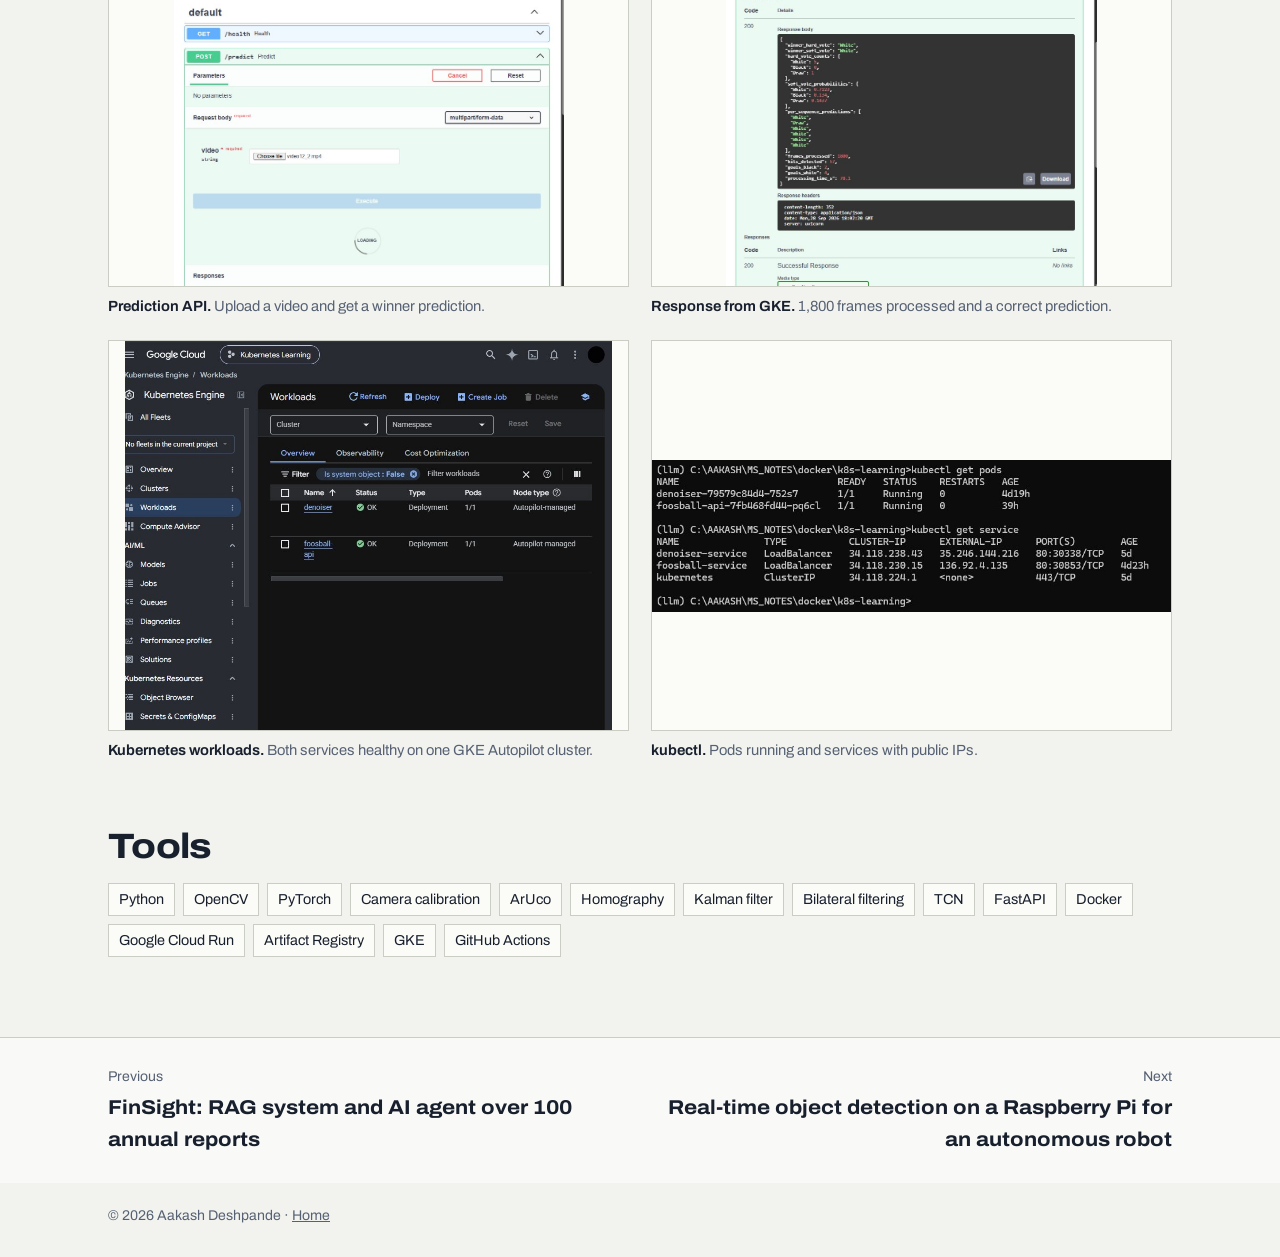
<file: projects/foosball.html>
<!DOCTYPE html>
<html lang="en">
<head>
<meta charset="utf-8">
<meta name="viewport" content="width=device-width, initial-scale=1">
<title>Computer vision pipeline for foosball analytics and winner prediction · Aakash Deshpande</title>
<meta name="description" content="Master&#x27;s thesis: one overhead webcam tracks the ball and all 22 players, detects every hit, and predicts the winner with a TCN.">
<link rel="preconnect" href="https://fonts.googleapis.com">
<link rel="preconnect" href="https://fonts.gstatic.com" crossorigin>
<link href="https://fonts.googleapis.com/css2?family=Archivo:wdth,wght@62..125,400..800&display=swap" rel="stylesheet">
<link rel="stylesheet" href="../assets/style.css">
</head>
<body class="inner">
<header class="top"><div class="wrap">
  <a class="brand" href="../index.html"><img src="../assets/img/aakash.jpg" alt="">Aakash Deshpande</a>
  <button class="menu-btn" type="button" aria-expanded="false">Menu</button>
  <nav aria-label="Main"><ul><li><a href="../projects.html" aria-current="page">Projects</a></li><li><a href="../experience.html">Experience</a></li><li><a href="../skills.html">Skills</a></li><li><a href="../education.html">Languages &amp; education</a></li><li><a href="../beyond.html">Beyond the code</a></li><li><a href="../contact.html">Let&#x27;s talk</a></li></ul></nav>
</div></header>

<main>
<div class="page-head"><div class="wrap">
  <p class="crumbs"><a href="../projects.html">Projects</a> / AI · Computer vision</p>
  <h1>Computer vision pipeline for foosball analytics and winner prediction</h1>
  <div class="meta">
    <div><span>Type</span><b>Master&#x27;s thesis</b></div>
    <div><span>When</span><b>Oct 2025 – Mar 2026</b></div>
    <div><span>Context</span><b>Computer Vision Group, University of Siegen</b></div>
  </div>
  <div class="actions"><a class="btn primary" href="https://github.com/AakashDeshpande97/A-Computer-Vision-Pipeline-for-Football-Table-Analytics-and-Game-Insights" target="_blank" rel="noopener"><svg class="icon" viewBox="0 0 24 24" fill="currentColor" aria-hidden="true"><path d="M12 .5a11.5 11.5 0 0 0-3.64 22.41c.58.1.79-.25.79-.56v-2c-3.2.7-3.88-1.37-3.88-1.37-.52-1.34-1.28-1.69-1.28-1.69-1.05-.72.08-.7.08-.7 1.16.08 1.77 1.19 1.77 1.19 1.03 1.77 2.7 1.26 3.36.96.1-.75.4-1.26.73-1.55-2.55-.29-5.24-1.28-5.24-5.68 0-1.26.45-2.28 1.19-3.09-.12-.29-.52-1.46.11-3.05 0 0 .97-.31 3.17 1.18a11 11 0 0 1 5.77 0c2.2-1.49 3.170-1.18 3.17-1.18.63 1.59.23 2.76.11 3.05.74.81 1.19 1.83 1.19 3.09 0 4.41-2.69 5.38-5.26 5.67.41.36.78 1.06.78 2.14v3.17c0 .31.21.67.8.56A11.5 11.5 0 0 0 12 .5Z"/></svg>View code on GitHub</a><a class="btn" href="https://github.com/AakashDeshpande97/A-Computer-Vision-Pipeline-for-Football-Table-Analytics-and-Game-Insights/blob/main/thesis/MASTERARBEIT_Aakash_Deshpande_1701953_digital.pdf" target="_blank" rel="noopener"><svg class="icon" viewBox="0 0 24 24" fill="none" stroke="currentColor" stroke-width="2" aria-hidden="true"><path d="M14 3H6a1 1 0 0 0-1 1v16a1 1 0 0 0 1 1h12a1 1 0 0 0 1-1V8z"/><path d="M14 3v5h5M9 13h6M9 17h6"/></svg>Read the thesis (PDF)</a><a class="btn" href="https://drive.google.com/file/d/1n8DwO8lxfbZx7kW0JCjqxtl0OVR-ubQY/view?usp=sharing" target="_blank" rel="noopener"><svg class="icon" viewBox="0 0 24 24" fill="none" stroke="currentColor" stroke-width="2" aria-hidden="true"><path d="M14 3H6a1 1 0 0 0-1 1v16a1 1 0 0 0 1 1h12a1 1 0 0 0 1-1V8z"/><path d="M14 3v5h5M9 13h6M9 17h6"/></svg>Deployment case study</a></div>
</div></div>
<div class="page-body"><div class="wrap">
  <section class="overview">
    <div class="prose"><h2 class="sec">Overview</h2><p>A complete computer vision pipeline that analyses a foosball game from a single fixed overhead webcam, with no extra sensors and no manual input. It takes a 60-second video and predicts whether White or Black wins, or whether it&#x27;s a draw. Supervised by Prof. Dr. Michael Möller and Alexander Aurus.</p></div>
    <aside class="figs" aria-label="Key figures"><div class="fig"><strong>22 players</strong><small>localised on 8 rods in every frame, running entirely on CPU</small></div><div class="fig"><strong>3,184 hits</strong><small>detected and classified into 8 hit types across 41 videos</small></div><div class="fig"><strong>57.5%</strong><small>video-level accuracy (hard vote) across 3 classes, against a 33.3% random baseline</small></div></aside>
  </section>
  <section><h2 class="sec">How it works</h2><ol class="steps"><li><b>Calibrate</b><span>Zhang&#x27;s method removes lens distortion using a checkerboard.</span></li><li><b>Correct perspective</b><span>ArUco markers give the table pose and a metric bird&#x27;s-eye view.</span></li><li><b>Track the ball</b><span>Colour segmentation in HSV with a Kalman filter.</span></li><li><b>Find the players</b><span>Intensity profiles along each rod, smoothed with bilateral filtering.</span></li><li><b>Detect hits</b><span>An entry/exit zone state machine classifies contacts into 8 hit types.</span></li><li><b>Predict</b><span>A TCN with dilated causal convolutions on 25 features, with hard and soft voting.</span></li></ol></section>
  <section><h2 class="sec">What I did</h2><ul class="points">
<li>Built the whole pipeline: camera calibration, perspective correction, ball tracking, player detection, hit detection and winner prediction.</li>
<li>Player positions come from intensity profiles sampled along each rod line and smoothed with bilateral filtering, which locates all 22 figurines on 8 rods per frame on a CPU.</li>
<li>The hit detector is a state machine on entry and exit zones around each player; it classifies every ball contact into one of 8 hit types.</li>
<li>A Temporal Convolutional Network reads sequences of 25 positional and temporal features. Predictions for each sequence are combined per video with hard and soft voting.</li>
<li>Refactored the pipeline into a FastAPI service in Docker, deployed to Google Cloud Run through Artifact Registry with a GitHub Actions CI/CD pipeline, and to a GKE Autopilot cluster as a second target.</li>
</ul>
<h3 class="sec" style="font-size:1.25rem;margin-top:30px">Results across 5 random seeds</h3>
<div class="table-wrap"><table class="table">
<tr><th>Metric</th><th>Mean</th><th>Std</th></tr>
<tr><td>Sequence-level accuracy</td><td>0.487</td><td>0.017</td></tr>
<tr><td>Video-level, hard vote</td><td class="hi">0.575</td><td>0.100</td></tr>
<tr><td>Video-level, soft vote</td><td>0.525</td><td>0.050</td></tr>
</table></div>
<p class="muted" style="margin-top:10px">Baselines: 0.333 uniform random, 0.375 majority class.</p></section>
  <section><h2 class="sec">Screenshots and results</h2><p class="muted">Click any image to enlarge it.</p><div class="sub-gallery"><h3>Setup and calibration</h3><div class="gallery"><figure><button type="button" data-full="../assets/img/foosball/setup.jpg" aria-label="Enlarge: Recording setup. An aluminium frame holds the webcam above the table."><img src="../assets/img/foosball/setup.jpg" alt="Recording setup. An aluminium frame holds the webcam above the table." loading="lazy"></button><figcaption><b>Recording setup.</b> An aluminium frame holds the webcam above the table.</figcaption></figure><figure><button type="button" data-full="../assets/img/foosball/calibration.jpg" aria-label="Enlarge: Calibration. Detected checkerboard corners used for Zhang&#x27;s method."><img src="../assets/img/foosball/calibration.jpg" alt="Calibration. Detected checkerboard corners used for Zhang&#x27;s method." loading="lazy"></button><figcaption><b>Calibration.</b> Detected checkerboard corners used for Zhang's method.</figcaption></figure><figure><button type="button" data-full="../assets/img/foosball/aruco.jpg" aria-label="Enlarge: ArUco markers. The four corner markers define the playing field."><img src="../assets/img/foosball/aruco.jpg" alt="ArUco markers. The four corner markers define the playing field." loading="lazy"></button><figcaption><b>ArUco markers.</b> The four corner markers define the playing field.</figcaption></figure><figure><button type="button" data-full="../assets/img/foosball/birdseye.jpg" aria-label="Enlarge: Bird&#x27;s-eye view. The table after perspective correction."><img src="../assets/img/foosball/birdseye.jpg" alt="Bird&#x27;s-eye view. The table after perspective correction." loading="lazy"></button><figcaption><b>Bird's-eye view.</b> The table after perspective correction.</figcaption></figure></div></div><div class="sub-gallery"><h3>Tracking and hit detection</h3><div class="gallery"><figure><button type="button" data-full="../assets/img/foosball/rods.jpg" aria-label="Enlarge: Rod lines. Projected rod positions for both teams."><img src="../assets/img/foosball/rods.jpg" alt="Rod lines. Projected rod positions for both teams." loading="lazy"></button><figcaption><b>Rod lines.</b> Projected rod positions for both teams.</figcaption></figure><figure><button type="button" data-full="../assets/img/foosball/players.jpg" aria-label="Enlarge: Player detection. All 22 figurines located in one frame."><img src="../assets/img/foosball/players.jpg" alt="Player detection. All 22 figurines located in one frame." loading="lazy"></button><figcaption><b>Player detection.</b> All 22 figurines located in one frame.</figcaption></figure><figure class="wide"><button type="button" data-full="../assets/img/foosball/hit.jpg" aria-label="Enlarge: Hit event. The player in contact with the ball is highlighted in red."><img src="../assets/img/foosball/hit.jpg" alt="Hit event. The player in contact with the ball is highlighted in red." loading="lazy"></button><figcaption><b>Hit event.</b> The player in contact with the ball is highlighted in red.</figcaption></figure><figure class="wide"><button type="button" data-full="../assets/img/foosball/panel.jpg" aria-label="Enlarge: Live panel. Ball status, position, speed and the detected hit type."><img src="../assets/img/foosball/panel.jpg" alt="Live panel. Ball status, position, speed and the detected hit type." loading="lazy"></button><figcaption><b>Live panel.</b> Ball status, position, speed and the detected hit type.</figcaption></figure></div></div><div class="sub-gallery"><h3>Model and results</h3><div class="gallery"><figure><button type="button" data-full="../assets/img/foosball/tcn.jpg" aria-label="Enlarge: TCN architecture. Three dilated blocks, global average pooling, three output classes."><img src="../assets/img/foosball/tcn.jpg" alt="TCN architecture. Three dilated blocks, global average pooling, three output classes." loading="lazy"></button><figcaption><b>TCN architecture.</b> Three dilated blocks, global average pooling, three output classes.</figcaption></figure><figure><button type="button" data-full="../assets/img/foosball/accuracy.jpg" aria-label="Enlarge: Accuracy by level. Sequence level against hard and soft video votes."><img src="../assets/img/foosball/accuracy.jpg" alt="Accuracy by level. Sequence level against hard and soft video votes." loading="lazy"></button><figcaption><b>Accuracy by level.</b> Sequence level against hard and soft video votes.</figcaption></figure><figure class="wide"><button type="button" data-full="../assets/img/foosball/training.jpg" aria-label="Enlarge: Training curves. Loss and accuracy for one seed."><img src="../assets/img/foosball/training.jpg" alt="Training curves. Loss and accuracy for one seed." loading="lazy"></button><figcaption><b>Training curves.</b> Loss and accuracy for one seed.</figcaption></figure><figure class="wide"><button type="button" data-full="../assets/img/foosball/confusion.jpg" aria-label="Enlarge: Confusion matrix. Raw counts and row-normalised percentages."><img src="../assets/img/foosball/confusion.jpg" alt="Confusion matrix. Raw counts and row-normalised percentages." loading="lazy"></button><figcaption><b>Confusion matrix.</b> Raw counts and row-normalised percentages.</figcaption></figure></div></div><div class="sub-gallery"><h3>Deployment</h3><div class="gallery"><figure><button type="button" data-full="../assets/img/deploy/foosball-docs.jpg" aria-label="Enlarge: Prediction API. Upload a video and get a winner prediction."><img src="../assets/img/deploy/foosball-docs.jpg" alt="Prediction API. Upload a video and get a winner prediction." loading="lazy"></button><figcaption><b>Prediction API.</b> Upload a video and get a winner prediction.</figcaption></figure><figure><button type="button" data-full="../assets/img/deploy/foosball-response.jpg" aria-label="Enlarge: Response from GKE. 1,800 frames processed and a correct prediction."><img src="../assets/img/deploy/foosball-response.jpg" alt="Response from GKE. 1,800 frames processed and a correct prediction." loading="lazy"></button><figcaption><b>Response from GKE.</b> 1,800 frames processed and a correct prediction.</figcaption></figure><figure><button type="button" data-full="../assets/img/deploy/gke-workloads.jpg" aria-label="Enlarge: Kubernetes workloads. Both services healthy on one GKE Autopilot cluster."><img src="../assets/img/deploy/gke-workloads.jpg" alt="Kubernetes workloads. Both services healthy on one GKE Autopilot cluster." loading="lazy"></button><figcaption><b>Kubernetes workloads.</b> Both services healthy on one GKE Autopilot cluster.</figcaption></figure><figure><button type="button" data-full="../assets/img/deploy/kubectl.jpg" aria-label="Enlarge: kubectl. Pods running and services with public IPs."><img src="../assets/img/deploy/kubectl.jpg" alt="kubectl. Pods running and services with public IPs." loading="lazy"></button><figcaption><b>kubectl.</b> Pods running and services with public IPs.</figcaption></figure></div></div></section>
  <section><h2 class="sec">Tools</h2><div class="tags"><span>Python</span><span>OpenCV</span><span>PyTorch</span><span>Camera calibration</span><span>ArUco</span><span>Homography</span><span>Kalman filter</span><span>Bilateral filtering</span><span>TCN</span><span>FastAPI</span><span>Docker</span><span>Google Cloud Run</span><span>Artifact Registry</span><span>GKE</span><span>GitHub Actions</span></div></section>
</div></div>
</main>
<div class="next"><div class="wrap"><a href="finsight.html"><small>Previous</small><b>FinSight: RAG system and AI agent over 100 annual reports</b></a><a class="fwd" href="robot.html"><small>Next</small><b>Real-time object detection on a Raspberry Pi for an autonomous robot</b></a></div></div><footer class="foot"><div class="wrap">© 2026 Aakash Deshpande · <a href="../index.html">Home</a></div></footer>
<script src="../assets/site.js"></script>
</body>
</html>
</file>
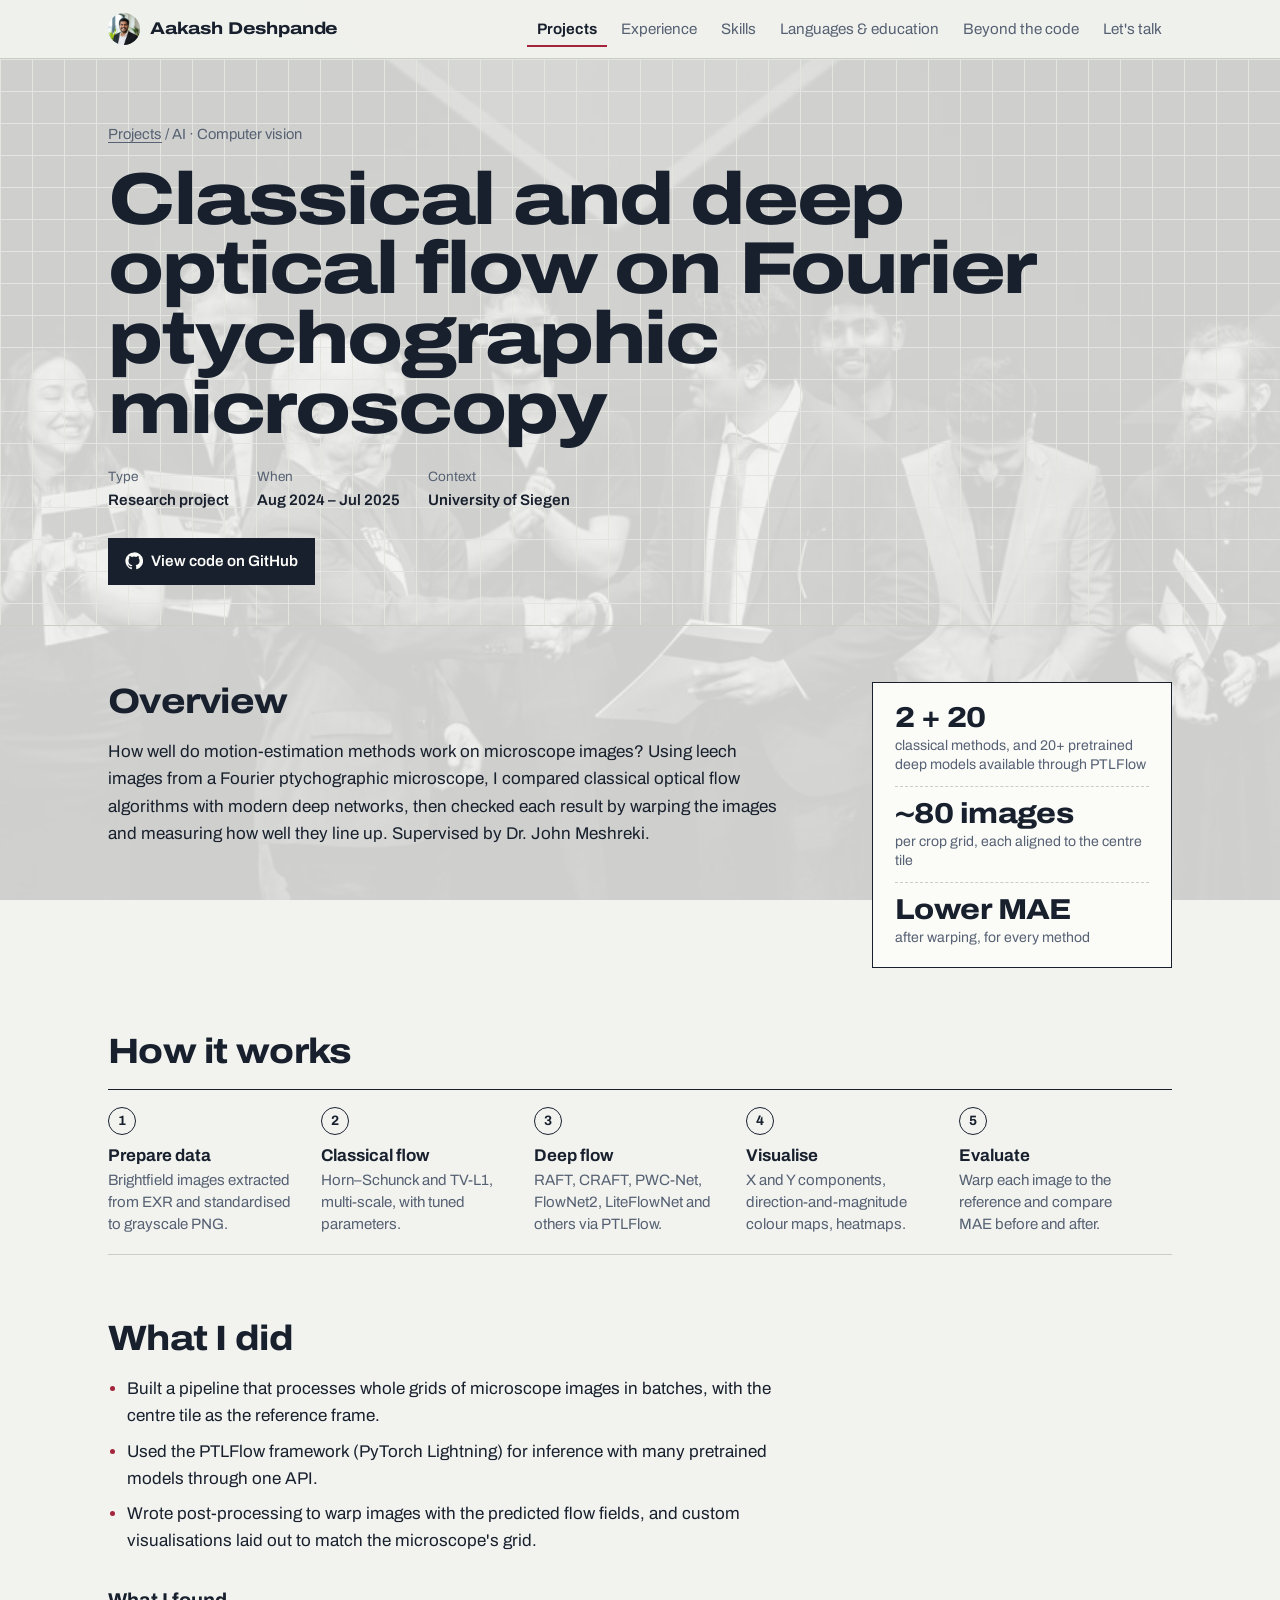
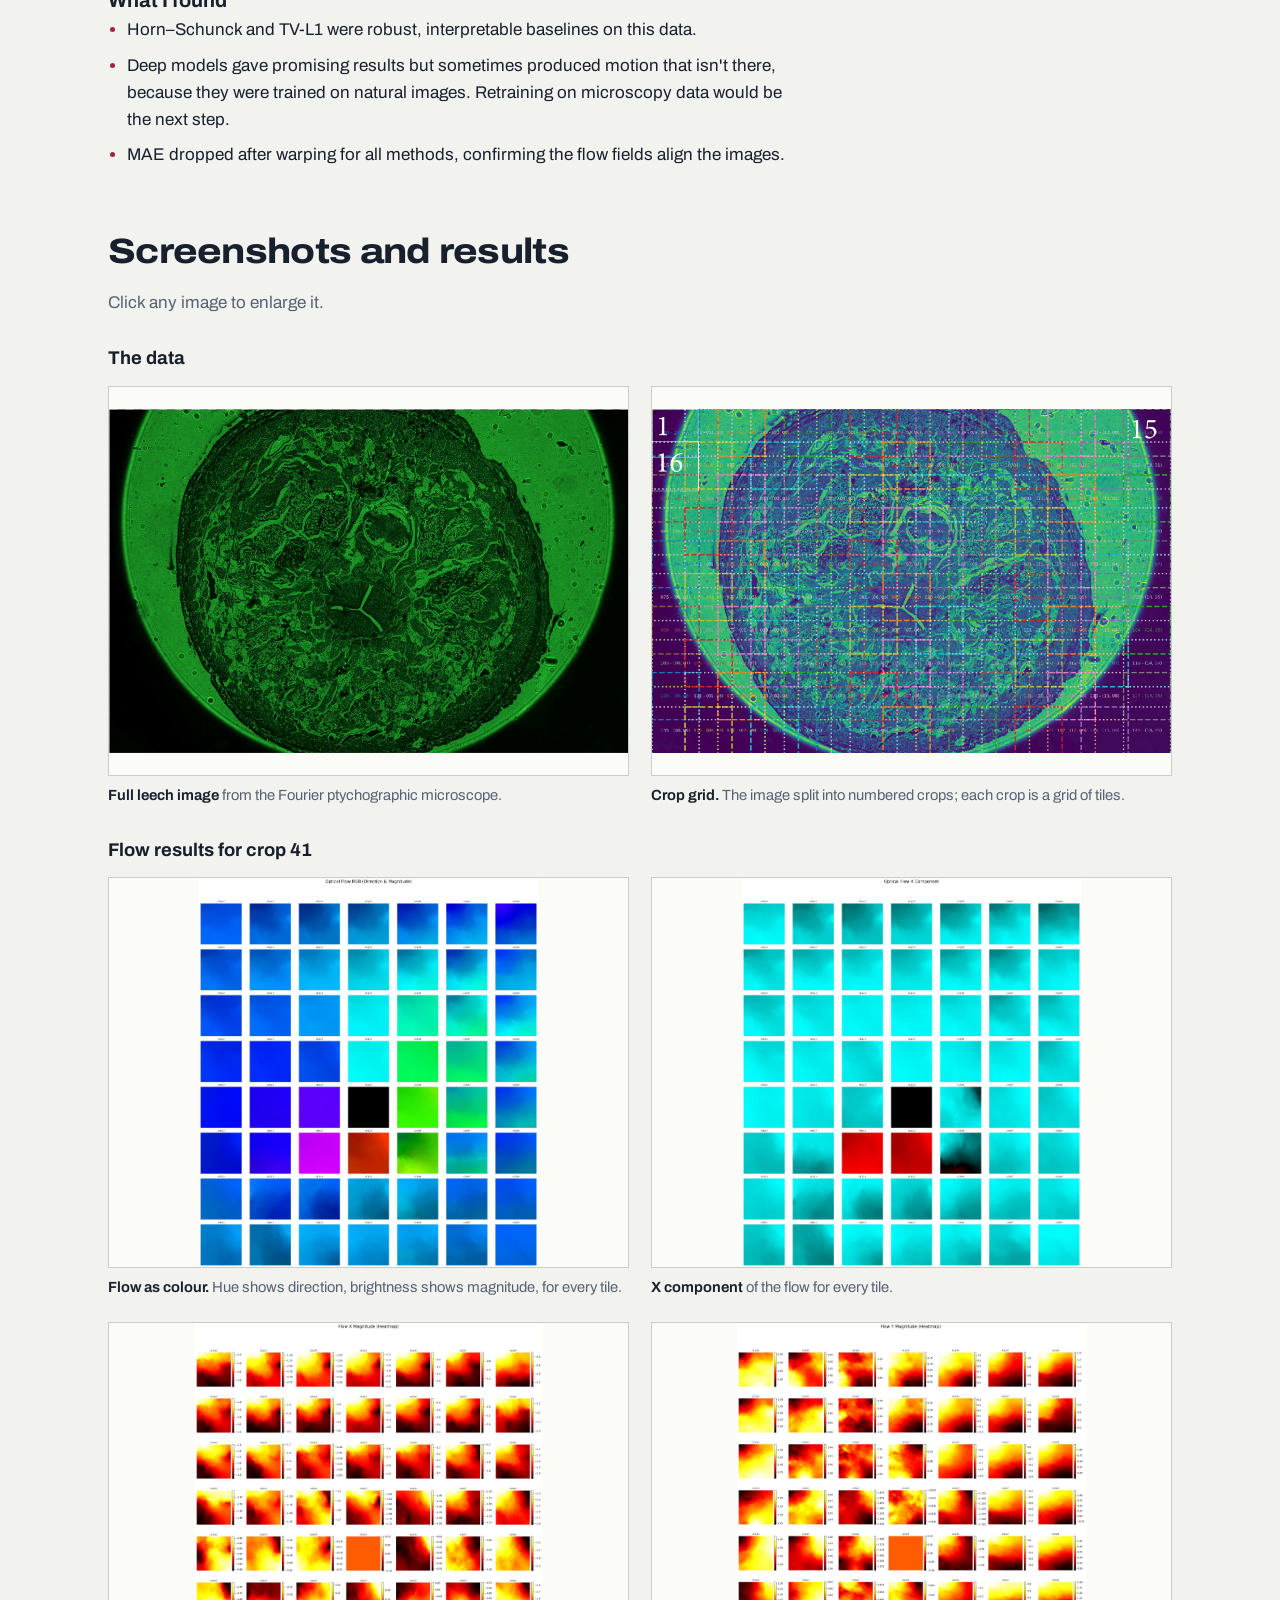
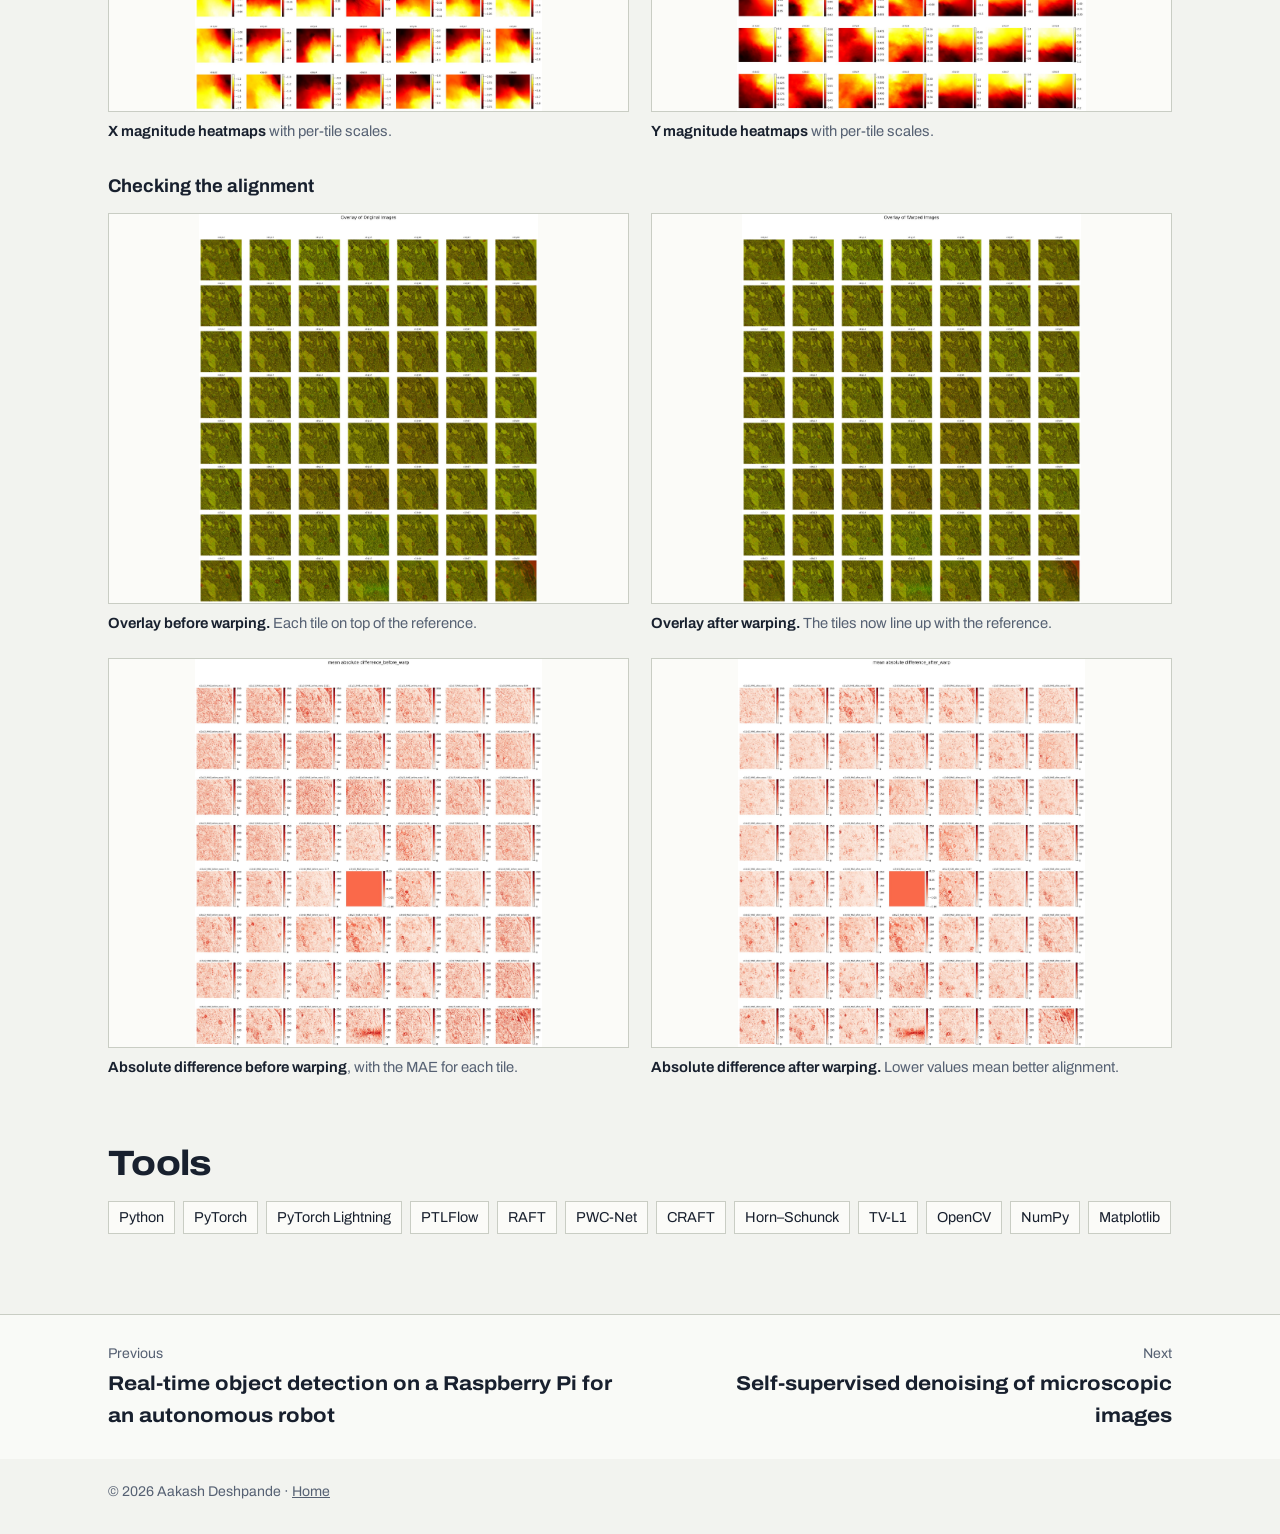
<file: projects/optical-flow.html>
<!DOCTYPE html>
<html lang="en">
<head>
<meta charset="utf-8">
<meta name="viewport" content="width=device-width, initial-scale=1">
<title>Classical and deep optical flow on Fourier ptychographic microscopy · Aakash Deshpande</title>
<meta name="description" content="Comparing Horn–Schunck and TV-L1 against RAFT, PWC-Net and other deep models for aligning microscope images of a leech.">
<link rel="preconnect" href="https://fonts.googleapis.com">
<link rel="preconnect" href="https://fonts.gstatic.com" crossorigin>
<link href="https://fonts.googleapis.com/css2?family=Archivo:wdth,wght@62..125,400..800&display=swap" rel="stylesheet">
<link rel="stylesheet" href="../assets/style.css">
</head>
<body class="inner">
<header class="top"><div class="wrap">
  <a class="brand" href="../index.html"><img src="../assets/img/aakash.jpg" alt="">Aakash Deshpande</a>
  <button class="menu-btn" type="button" aria-expanded="false">Menu</button>
  <nav aria-label="Main"><ul><li><a href="../projects.html" aria-current="page">Projects</a></li><li><a href="../experience.html">Experience</a></li><li><a href="../skills.html">Skills</a></li><li><a href="../education.html">Languages &amp; education</a></li><li><a href="../beyond.html">Beyond the code</a></li><li><a href="../contact.html">Let&#x27;s talk</a></li></ul></nav>
</div></header>

<main>
<div class="page-head"><div class="wrap">
  <p class="crumbs"><a href="../projects.html">Projects</a> / AI · Computer vision</p>
  <h1>Classical and deep optical flow on Fourier ptychographic microscopy</h1>
  <div class="meta">
    <div><span>Type</span><b>Research project</b></div>
    <div><span>When</span><b>Aug 2024 – Jul 2025</b></div>
    <div><span>Context</span><b>University of Siegen</b></div>
  </div>
  <div class="actions"><a class="btn primary" href="https://github.com/AakashDeshpande97/Classical-and-Deep-Optical-Flow-on-Fourier-Ptychographic-Microscopy-Measurements" target="_blank" rel="noopener"><svg class="icon" viewBox="0 0 24 24" fill="currentColor" aria-hidden="true"><path d="M12 .5a11.5 11.5 0 0 0-3.64 22.41c.58.1.79-.25.79-.56v-2c-3.2.7-3.88-1.37-3.88-1.37-.52-1.34-1.28-1.69-1.28-1.69-1.05-.72.08-.7.08-.7 1.16.08 1.77 1.19 1.77 1.19 1.03 1.77 2.7 1.26 3.36.96.1-.75.4-1.26.73-1.55-2.55-.29-5.24-1.28-5.24-5.68 0-1.26.45-2.28 1.19-3.09-.12-.29-.52-1.46.11-3.05 0 0 .97-.31 3.17 1.18a11 11 0 0 1 5.77 0c2.2-1.49 3.170-1.18 3.17-1.18.63 1.59.23 2.76.11 3.05.74.81 1.19 1.83 1.19 3.09 0 4.41-2.69 5.38-5.26 5.67.41.36.78 1.06.78 2.14v3.17c0 .31.21.67.8.56A11.5 11.5 0 0 0 12 .5Z"/></svg>View code on GitHub</a></div>
</div></div>
<div class="page-body"><div class="wrap">
  <section class="overview">
    <div class="prose"><h2 class="sec">Overview</h2><p>How well do motion-estimation methods work on microscope images? Using leech images from a Fourier ptychographic microscope, I compared classical optical flow algorithms with modern deep networks, then checked each result by warping the images and measuring how well they line up. Supervised by Dr. John Meshreki.</p></div>
    <aside class="figs" aria-label="Key figures"><div class="fig"><strong>2 + 20</strong><small>classical methods, and 20+ pretrained deep models available through PTLFlow</small></div><div class="fig"><strong>~80 images</strong><small>per crop grid, each aligned to the centre tile</small></div><div class="fig"><strong>Lower MAE</strong><small>after warping, for every method</small></div></aside>
  </section>
  <section><h2 class="sec">How it works</h2><ol class="steps"><li><b>Prepare data</b><span>Brightfield images extracted from EXR and standardised to grayscale PNG.</span></li><li><b>Classical flow</b><span>Horn–Schunck and TV-L1, multi-scale, with tuned parameters.</span></li><li><b>Deep flow</b><span>RAFT, CRAFT, PWC-Net, FlowNet2, LiteFlowNet and others via PTLFlow.</span></li><li><b>Visualise</b><span>X and Y components, direction-and-magnitude colour maps, heatmaps.</span></li><li><b>Evaluate</b><span>Warp each image to the reference and compare MAE before and after.</span></li></ol></section>
  <section><h2 class="sec">What I did</h2><ul class="points">
<li>Built a pipeline that processes whole grids of microscope images in batches, with the centre tile as the reference frame.</li>
<li>Used the PTLFlow framework (PyTorch Lightning) for inference with many pretrained models through one API.</li>
<li>Wrote post-processing to warp images with the predicted flow fields, and custom visualisations laid out to match the microscope's grid.</li>
</ul>
<h3 class="sec" style="font-size:1.25rem;margin-top:30px">What I found</h3>
<ul class="points">
<li>Horn–Schunck and TV-L1 were robust, interpretable baselines on this data.</li>
<li>Deep models gave promising results but sometimes produced motion that isn't there, because they were trained on natural images. Retraining on microscopy data would be the next step.</li>
<li>MAE dropped after warping for all methods, confirming the flow fields align the images.</li>
</ul></section>
  <section><h2 class="sec">Screenshots and results</h2><p class="muted">Click any image to enlarge it.</p><div class="sub-gallery"><h3>The data</h3><div class="gallery"><figure><button type="button" data-full="../assets/img/optical-flow/leech.jpg" aria-label="Enlarge: Full leech image from the Fourier ptychographic microscope."><img src="../assets/img/optical-flow/leech.jpg" alt="Full leech image from the Fourier ptychographic microscope." loading="lazy"></button><figcaption><b>Full leech image</b> from the Fourier ptychographic microscope.</figcaption></figure><figure><button type="button" data-full="../assets/img/optical-flow/leech-grid.jpg" aria-label="Enlarge: Crop grid. The image split into numbered crops; each crop is a grid of tiles."><img src="../assets/img/optical-flow/leech-grid.jpg" alt="Crop grid. The image split into numbered crops; each crop is a grid of tiles." loading="lazy"></button><figcaption><b>Crop grid.</b> The image split into numbered crops; each crop is a grid of tiles.</figcaption></figure></div></div><div class="sub-gallery"><h3>Flow results for crop 41</h3><div class="gallery"><figure><button type="button" data-full="../assets/img/optical-flow/flow-rgb.jpg" aria-label="Enlarge: Flow as colour. Hue shows direction, brightness shows magnitude, for every tile."><img src="../assets/img/optical-flow/flow-rgb.jpg" alt="Flow as colour. Hue shows direction, brightness shows magnitude, for every tile." loading="lazy"></button><figcaption><b>Flow as colour.</b> Hue shows direction, brightness shows magnitude, for every tile.</figcaption></figure><figure><button type="button" data-full="../assets/img/optical-flow/flow-x.jpg" aria-label="Enlarge: X component of the flow for every tile."><img src="../assets/img/optical-flow/flow-x.jpg" alt="X component of the flow for every tile." loading="lazy"></button><figcaption><b>X component</b> of the flow for every tile.</figcaption></figure><figure><button type="button" data-full="../assets/img/optical-flow/heat-x.jpg" aria-label="Enlarge: X magnitude heatmaps with per-tile scales."><img src="../assets/img/optical-flow/heat-x.jpg" alt="X magnitude heatmaps with per-tile scales." loading="lazy"></button><figcaption><b>X magnitude heatmaps</b> with per-tile scales.</figcaption></figure><figure><button type="button" data-full="../assets/img/optical-flow/heat-y.jpg" aria-label="Enlarge: Y magnitude heatmaps with per-tile scales."><img src="../assets/img/optical-flow/heat-y.jpg" alt="Y magnitude heatmaps with per-tile scales." loading="lazy"></button><figcaption><b>Y magnitude heatmaps</b> with per-tile scales.</figcaption></figure></div></div><div class="sub-gallery"><h3>Checking the alignment</h3><div class="gallery"><figure><button type="button" data-full="../assets/img/optical-flow/overlay-original.jpg" aria-label="Enlarge: Overlay before warping. Each tile on top of the reference."><img src="../assets/img/optical-flow/overlay-original.jpg" alt="Overlay before warping. Each tile on top of the reference." loading="lazy"></button><figcaption><b>Overlay before warping.</b> Each tile on top of the reference.</figcaption></figure><figure><button type="button" data-full="../assets/img/optical-flow/overlay-warped.jpg" aria-label="Enlarge: Overlay after warping. The tiles now line up with the reference."><img src="../assets/img/optical-flow/overlay-warped.jpg" alt="Overlay after warping. The tiles now line up with the reference." loading="lazy"></button><figcaption><b>Overlay after warping.</b> The tiles now line up with the reference.</figcaption></figure><figure><button type="button" data-full="../assets/img/optical-flow/mae-before.jpg" aria-label="Enlarge: Absolute difference before warping, with the MAE for each tile."><img src="../assets/img/optical-flow/mae-before.jpg" alt="Absolute difference before warping, with the MAE for each tile." loading="lazy"></button><figcaption><b>Absolute difference before warping</b>, with the MAE for each tile.</figcaption></figure><figure><button type="button" data-full="../assets/img/optical-flow/mae-after.jpg" aria-label="Enlarge: Absolute difference after warping. Lower values mean better alignment."><img src="../assets/img/optical-flow/mae-after.jpg" alt="Absolute difference after warping. Lower values mean better alignment." loading="lazy"></button><figcaption><b>Absolute difference after warping.</b> Lower values mean better alignment.</figcaption></figure></div></div></section>
  <section><h2 class="sec">Tools</h2><div class="tags"><span>Python</span><span>PyTorch</span><span>PyTorch Lightning</span><span>PTLFlow</span><span>RAFT</span><span>PWC-Net</span><span>CRAFT</span><span>Horn–Schunck</span><span>TV-L1</span><span>OpenCV</span><span>NumPy</span><span>Matplotlib</span></div></section>
</div></div>
</main>
<div class="next"><div class="wrap"><a href="robot.html"><small>Previous</small><b>Real-time object detection on a Raspberry Pi for an autonomous robot</b></a><a class="fwd" href="denoising.html"><small>Next</small><b>Self-supervised denoising of microscopic images</b></a></div></div><footer class="foot"><div class="wrap">© 2026 Aakash Deshpande · <a href="../index.html">Home</a></div></footer>
<script src="../assets/site.js"></script>
</body>
</html>
</file>
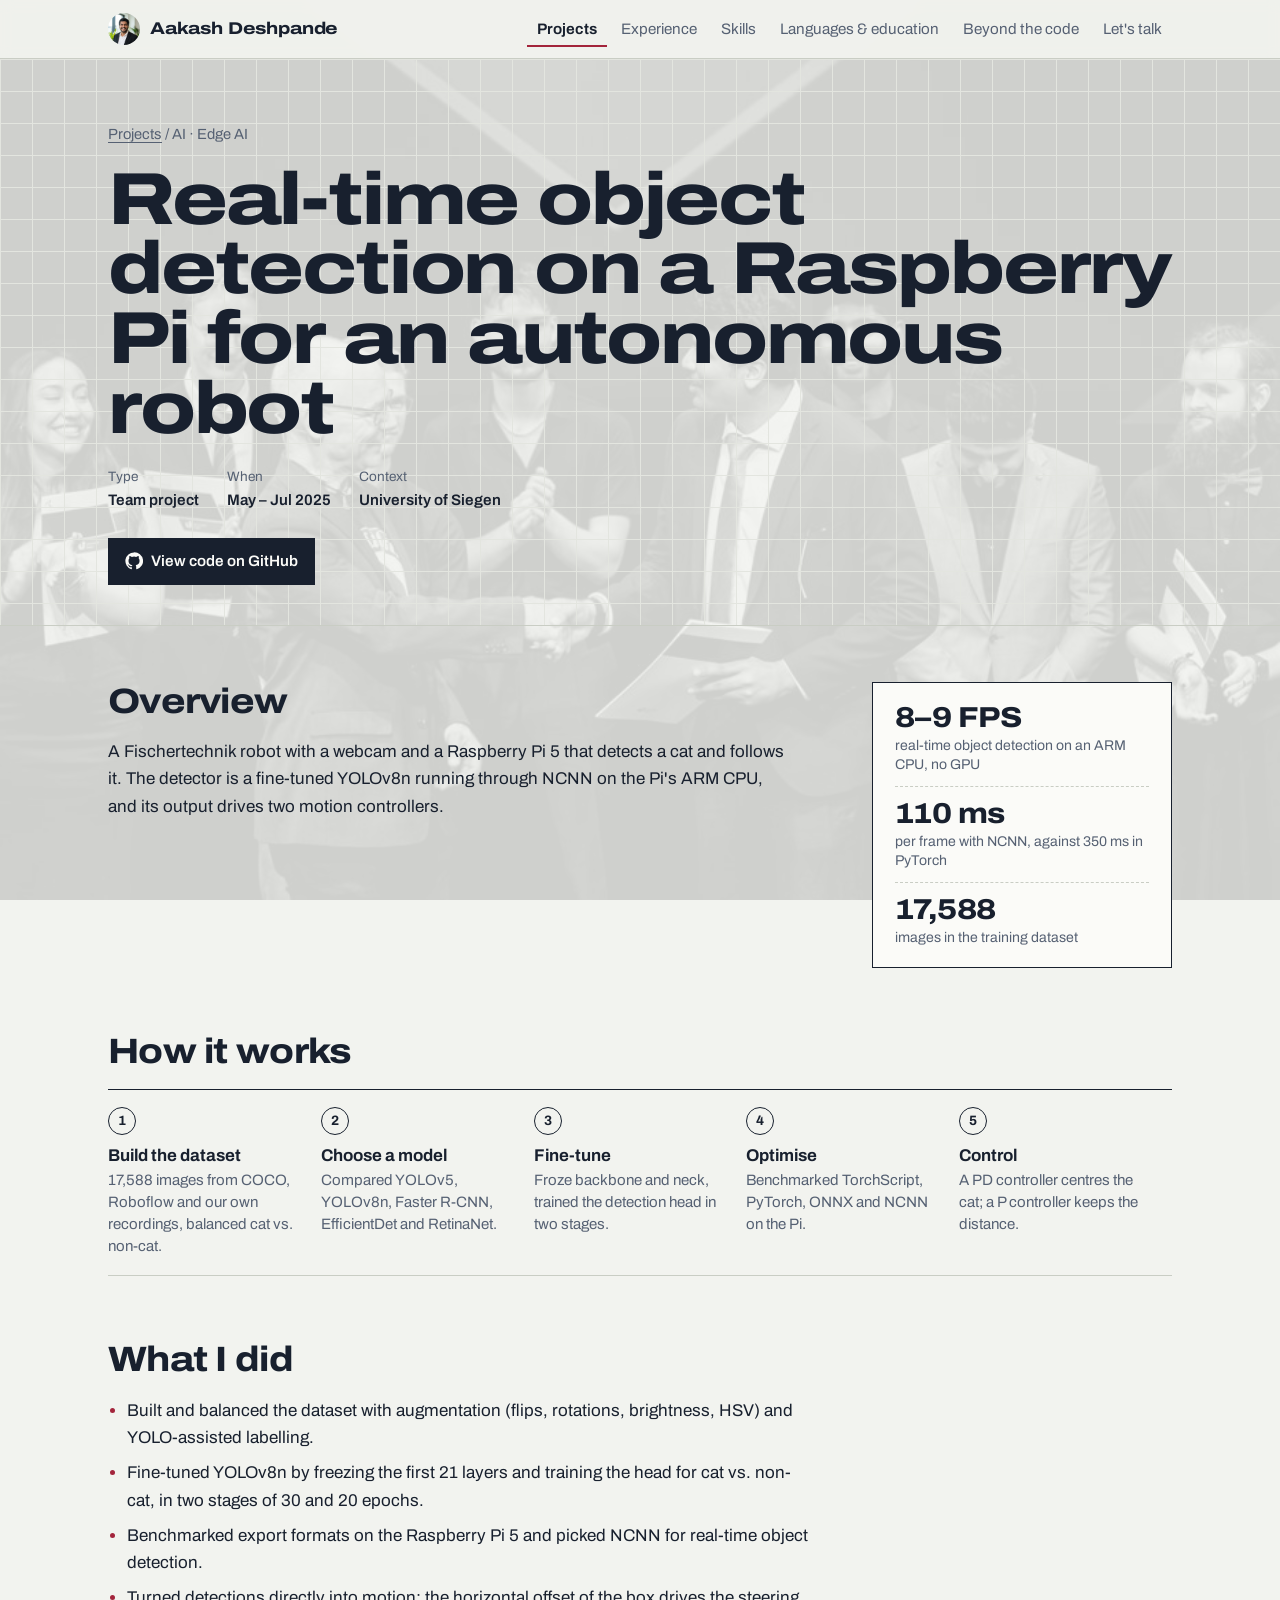
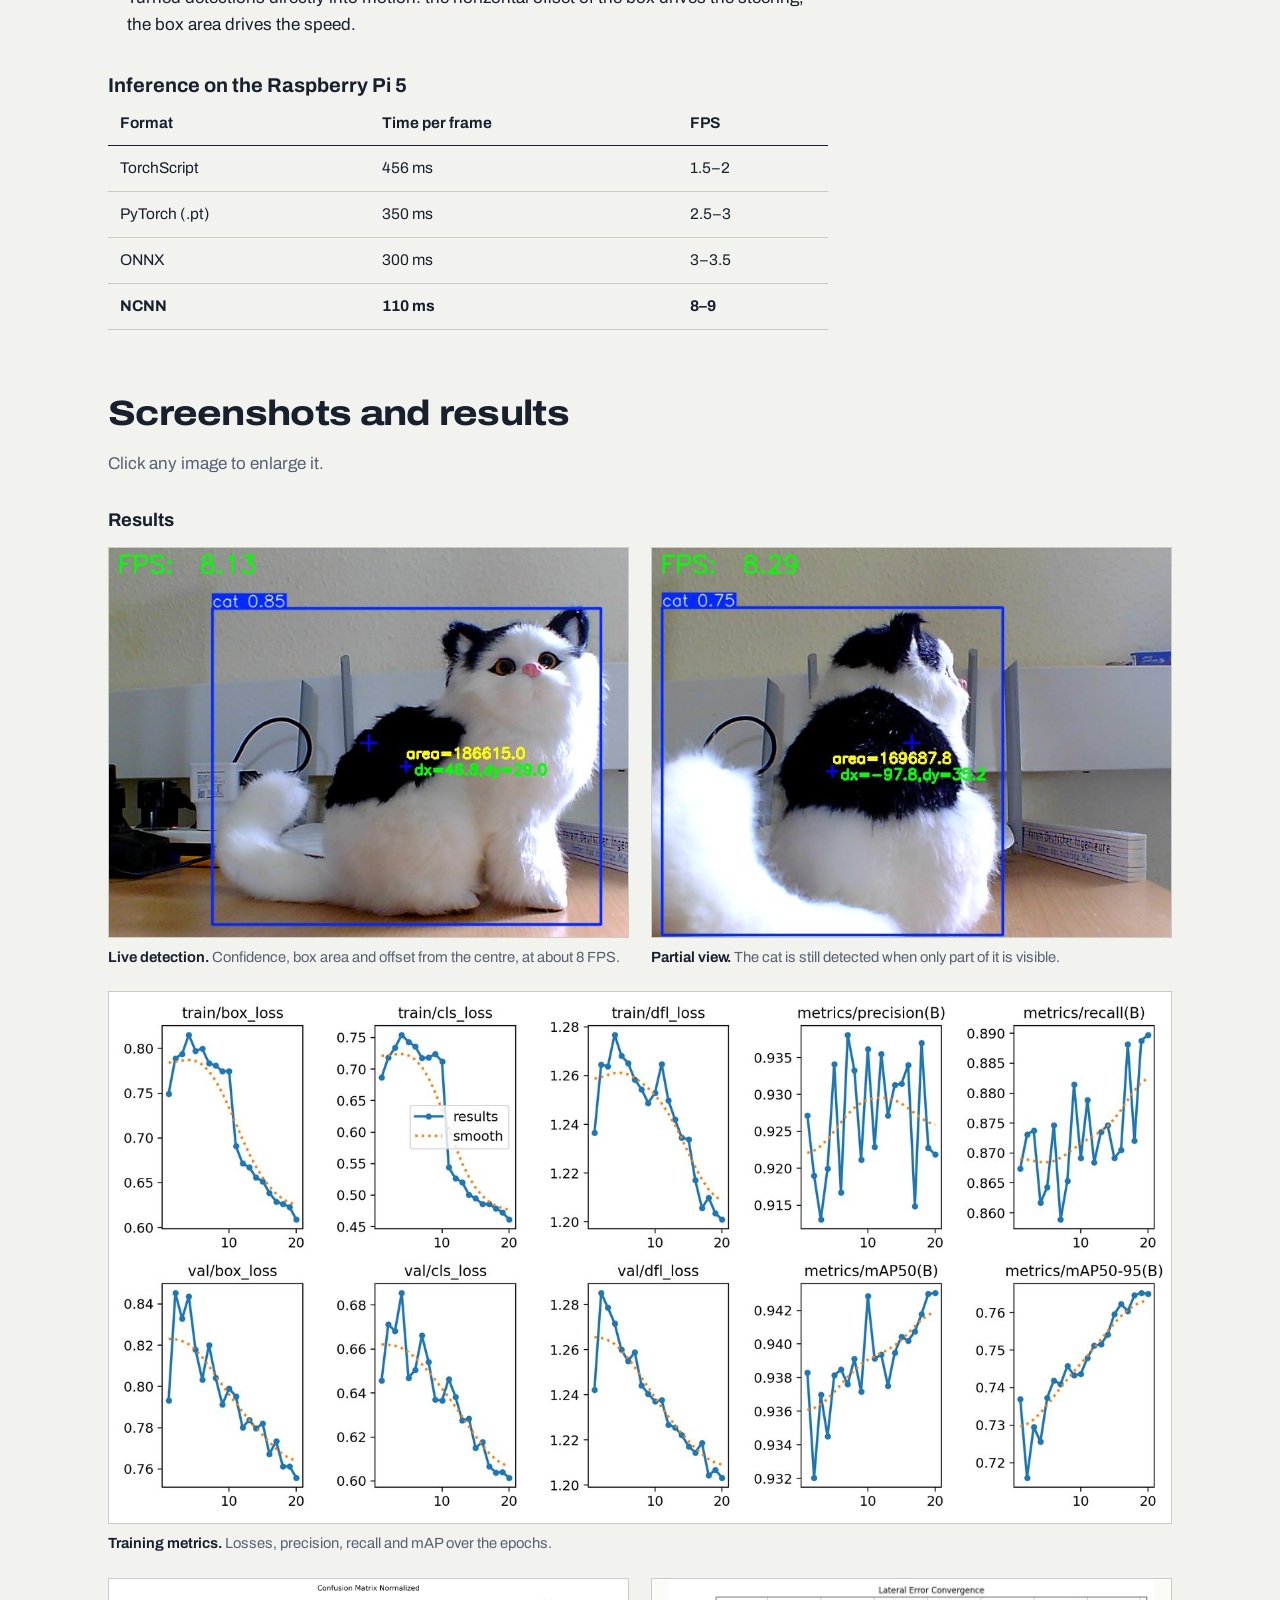
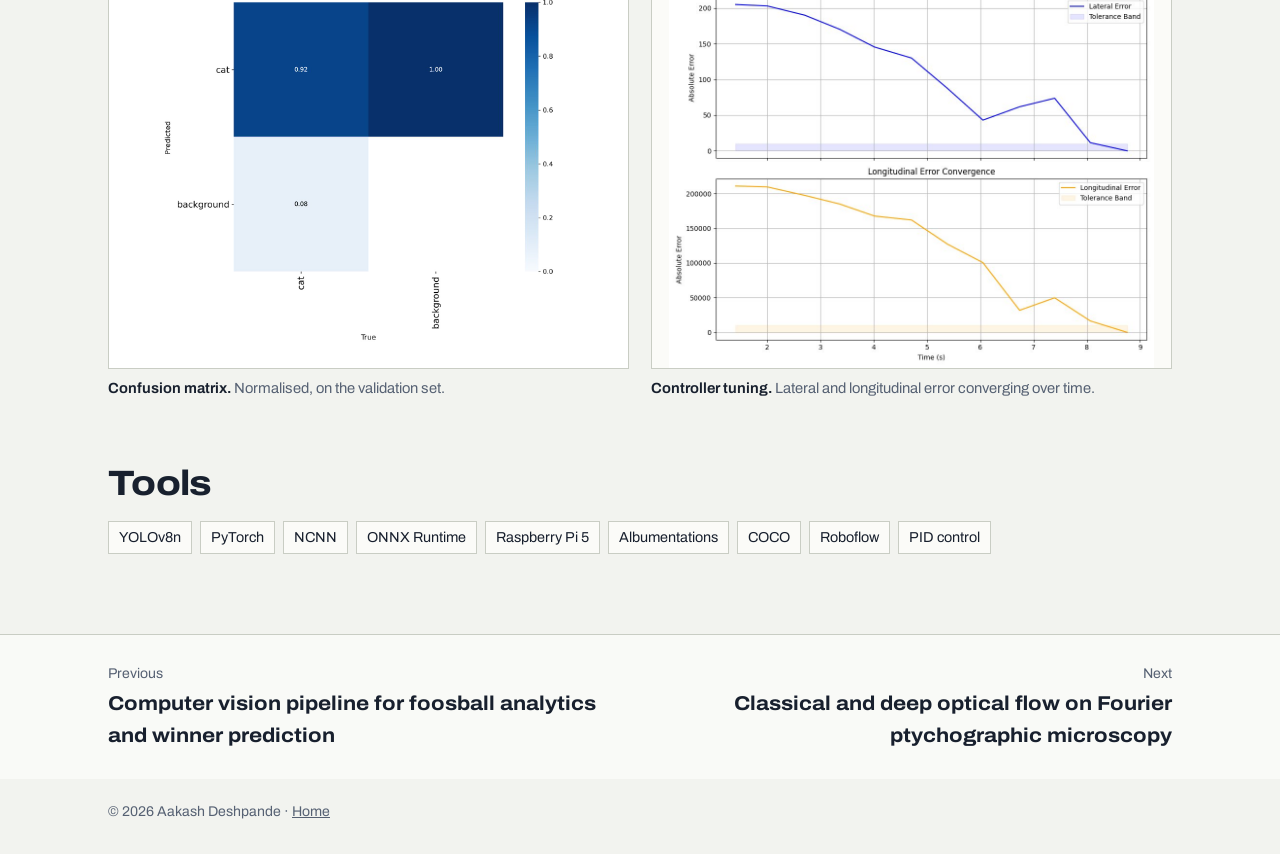
<file: projects/robot.html>
<!DOCTYPE html>
<html lang="en">
<head>
<meta charset="utf-8">
<meta name="viewport" content="width=device-width, initial-scale=1">
<title>Real-time object detection on a Raspberry Pi for an autonomous robot · Aakash Deshpande</title>
<meta name="description" content="Real-time object detection with a fine-tuned YOLOv8n on a Raspberry Pi 5, at 8–9 FPS with no GPU, driving a robot that follows a cat.">
<link rel="preconnect" href="https://fonts.googleapis.com">
<link rel="preconnect" href="https://fonts.gstatic.com" crossorigin>
<link href="https://fonts.googleapis.com/css2?family=Archivo:wdth,wght@62..125,400..800&display=swap" rel="stylesheet">
<link rel="stylesheet" href="../assets/style.css">
</head>
<body class="inner">
<header class="top"><div class="wrap">
  <a class="brand" href="../index.html"><img src="../assets/img/aakash.jpg" alt="">Aakash Deshpande</a>
  <button class="menu-btn" type="button" aria-expanded="false">Menu</button>
  <nav aria-label="Main"><ul><li><a href="../projects.html" aria-current="page">Projects</a></li><li><a href="../experience.html">Experience</a></li><li><a href="../skills.html">Skills</a></li><li><a href="../education.html">Languages &amp; education</a></li><li><a href="../beyond.html">Beyond the code</a></li><li><a href="../contact.html">Let&#x27;s talk</a></li></ul></nav>
</div></header>

<main>
<div class="page-head"><div class="wrap">
  <p class="crumbs"><a href="../projects.html">Projects</a> / AI · Edge AI</p>
  <h1>Real-time object detection on a Raspberry Pi for an autonomous robot</h1>
  <div class="meta">
    <div><span>Type</span><b>Team project</b></div>
    <div><span>When</span><b>May – Jul 2025</b></div>
    <div><span>Context</span><b>University of Siegen</b></div>
  </div>
  <div class="actions"><a class="btn primary" href="https://github.com/AakashDeshpande97/object_detection_and_robot_control" target="_blank" rel="noopener"><svg class="icon" viewBox="0 0 24 24" fill="currentColor" aria-hidden="true"><path d="M12 .5a11.5 11.5 0 0 0-3.64 22.41c.58.1.79-.25.79-.56v-2c-3.2.7-3.88-1.37-3.88-1.37-.52-1.34-1.28-1.69-1.28-1.69-1.05-.72.08-.7.08-.7 1.16.08 1.77 1.19 1.77 1.19 1.03 1.77 2.7 1.26 3.36.96.1-.75.4-1.26.73-1.55-2.55-.29-5.24-1.28-5.24-5.68 0-1.26.45-2.28 1.19-3.09-.12-.29-.52-1.46.11-3.05 0 0 .97-.31 3.17 1.18a11 11 0 0 1 5.77 0c2.2-1.49 3.170-1.18 3.17-1.18.63 1.59.23 2.76.11 3.05.74.81 1.19 1.83 1.19 3.09 0 4.41-2.69 5.38-5.26 5.67.41.36.78 1.06.78 2.14v3.17c0 .31.21.67.8.56A11.5 11.5 0 0 0 12 .5Z"/></svg>View code on GitHub</a></div>
</div></div>
<div class="page-body"><div class="wrap">
  <section class="overview">
    <div class="prose"><h2 class="sec">Overview</h2><p>A Fischertechnik robot with a webcam and a Raspberry Pi 5 that detects a cat and follows it. The detector is a fine-tuned YOLOv8n running through NCNN on the Pi&#x27;s ARM CPU, and its output drives two motion controllers.</p></div>
    <aside class="figs" aria-label="Key figures"><div class="fig"><strong>8–9 FPS</strong><small>real-time object detection on an ARM CPU, no GPU</small></div><div class="fig"><strong>110 ms</strong><small>per frame with NCNN, against 350 ms in PyTorch</small></div><div class="fig"><strong>17,588</strong><small>images in the training dataset</small></div></aside>
  </section>
  <section><h2 class="sec">How it works</h2><ol class="steps"><li><b>Build the dataset</b><span>17,588 images from COCO, Roboflow and our own recordings, balanced cat vs. non-cat.</span></li><li><b>Choose a model</b><span>Compared YOLOv5, YOLOv8n, Faster R-CNN, EfficientDet and RetinaNet.</span></li><li><b>Fine-tune</b><span>Froze backbone and neck, trained the detection head in two stages.</span></li><li><b>Optimise</b><span>Benchmarked TorchScript, PyTorch, ONNX and NCNN on the Pi.</span></li><li><b>Control</b><span>A PD controller centres the cat; a P controller keeps the distance.</span></li></ol></section>
  <section><h2 class="sec">What I did</h2><ul class="points">
<li>Built and balanced the dataset with augmentation (flips, rotations, brightness, HSV) and YOLO-assisted labelling.</li>
<li>Fine-tuned YOLOv8n by freezing the first 21 layers and training the head for cat vs. non-cat, in two stages of 30 and 20 epochs.</li>
<li>Benchmarked export formats on the Raspberry Pi 5 and picked NCNN for real-time object detection.</li>
<li>Turned detections directly into motion: the horizontal offset of the box drives the steering, the box area drives the speed.</li>
</ul>
<h3 class="sec" style="font-size:1.25rem;margin-top:30px">Inference on the Raspberry Pi 5</h3>
<div class="table-wrap"><table class="table">
<tr><th>Format</th><th>Time per frame</th><th>FPS</th></tr>
<tr><td>TorchScript</td><td>456 ms</td><td>1.5–2</td></tr>
<tr><td>PyTorch (.pt)</td><td>350 ms</td><td>2.5–3</td></tr>
<tr><td>ONNX</td><td>300 ms</td><td>3–3.5</td></tr>
<tr><td class="hi">NCNN</td><td class="hi">110 ms</td><td class="hi">8–9</td></tr>
</table></div></section>
  <section><h2 class="sec">Screenshots and results</h2><p class="muted">Click any image to enlarge it.</p><div class="sub-gallery"><h3>Results</h3><div class="gallery"><figure><button type="button" data-full="../assets/img/robot/detection-1.jpg" aria-label="Enlarge: Live detection. Confidence, box area and offset from the centre, at about 8 FPS."><img src="../assets/img/robot/detection-1.jpg" alt="Live detection. Confidence, box area and offset from the centre, at about 8 FPS." loading="lazy"></button><figcaption><b>Live detection.</b> Confidence, box area and offset from the centre, at about 8 FPS.</figcaption></figure><figure><button type="button" data-full="../assets/img/robot/detection-2.jpg" aria-label="Enlarge: Partial view. The cat is still detected when only part of it is visible."><img src="../assets/img/robot/detection-2.jpg" alt="Partial view. The cat is still detected when only part of it is visible." loading="lazy"></button><figcaption><b>Partial view.</b> The cat is still detected when only part of it is visible.</figcaption></figure><figure class="wide"><button type="button" data-full="../assets/img/robot/training.jpg" aria-label="Enlarge: Training metrics. Losses, precision, recall and mAP over the epochs."><img src="../assets/img/robot/training.jpg" alt="Training metrics. Losses, precision, recall and mAP over the epochs." loading="lazy"></button><figcaption><b>Training metrics.</b> Losses, precision, recall and mAP over the epochs.</figcaption></figure><figure><button type="button" data-full="../assets/img/robot/confusion.jpg" aria-label="Enlarge: Confusion matrix. Normalised, on the validation set."><img src="../assets/img/robot/confusion.jpg" alt="Confusion matrix. Normalised, on the validation set." loading="lazy"></button><figcaption><b>Confusion matrix.</b> Normalised, on the validation set.</figcaption></figure><figure><button type="button" data-full="../assets/img/robot/pid.jpg" aria-label="Enlarge: Controller tuning. Lateral and longitudinal error converging over time."><img src="../assets/img/robot/pid.jpg" alt="Controller tuning. Lateral and longitudinal error converging over time." loading="lazy"></button><figcaption><b>Controller tuning.</b> Lateral and longitudinal error converging over time.</figcaption></figure></div></div></section>
  <section><h2 class="sec">Tools</h2><div class="tags"><span>YOLOv8n</span><span>PyTorch</span><span>NCNN</span><span>ONNX Runtime</span><span>Raspberry Pi 5</span><span>Albumentations</span><span>COCO</span><span>Roboflow</span><span>PID control</span></div></section>
</div></div>
</main>
<div class="next"><div class="wrap"><a href="foosball.html"><small>Previous</small><b>Computer vision pipeline for foosball analytics and winner prediction</b></a><a class="fwd" href="optical-flow.html"><small>Next</small><b>Classical and deep optical flow on Fourier ptychographic microscopy</b></a></div></div><footer class="foot"><div class="wrap">© 2026 Aakash Deshpande · <a href="../index.html">Home</a></div></footer>
<script src="../assets/site.js"></script>
</body>
</html>
</file>
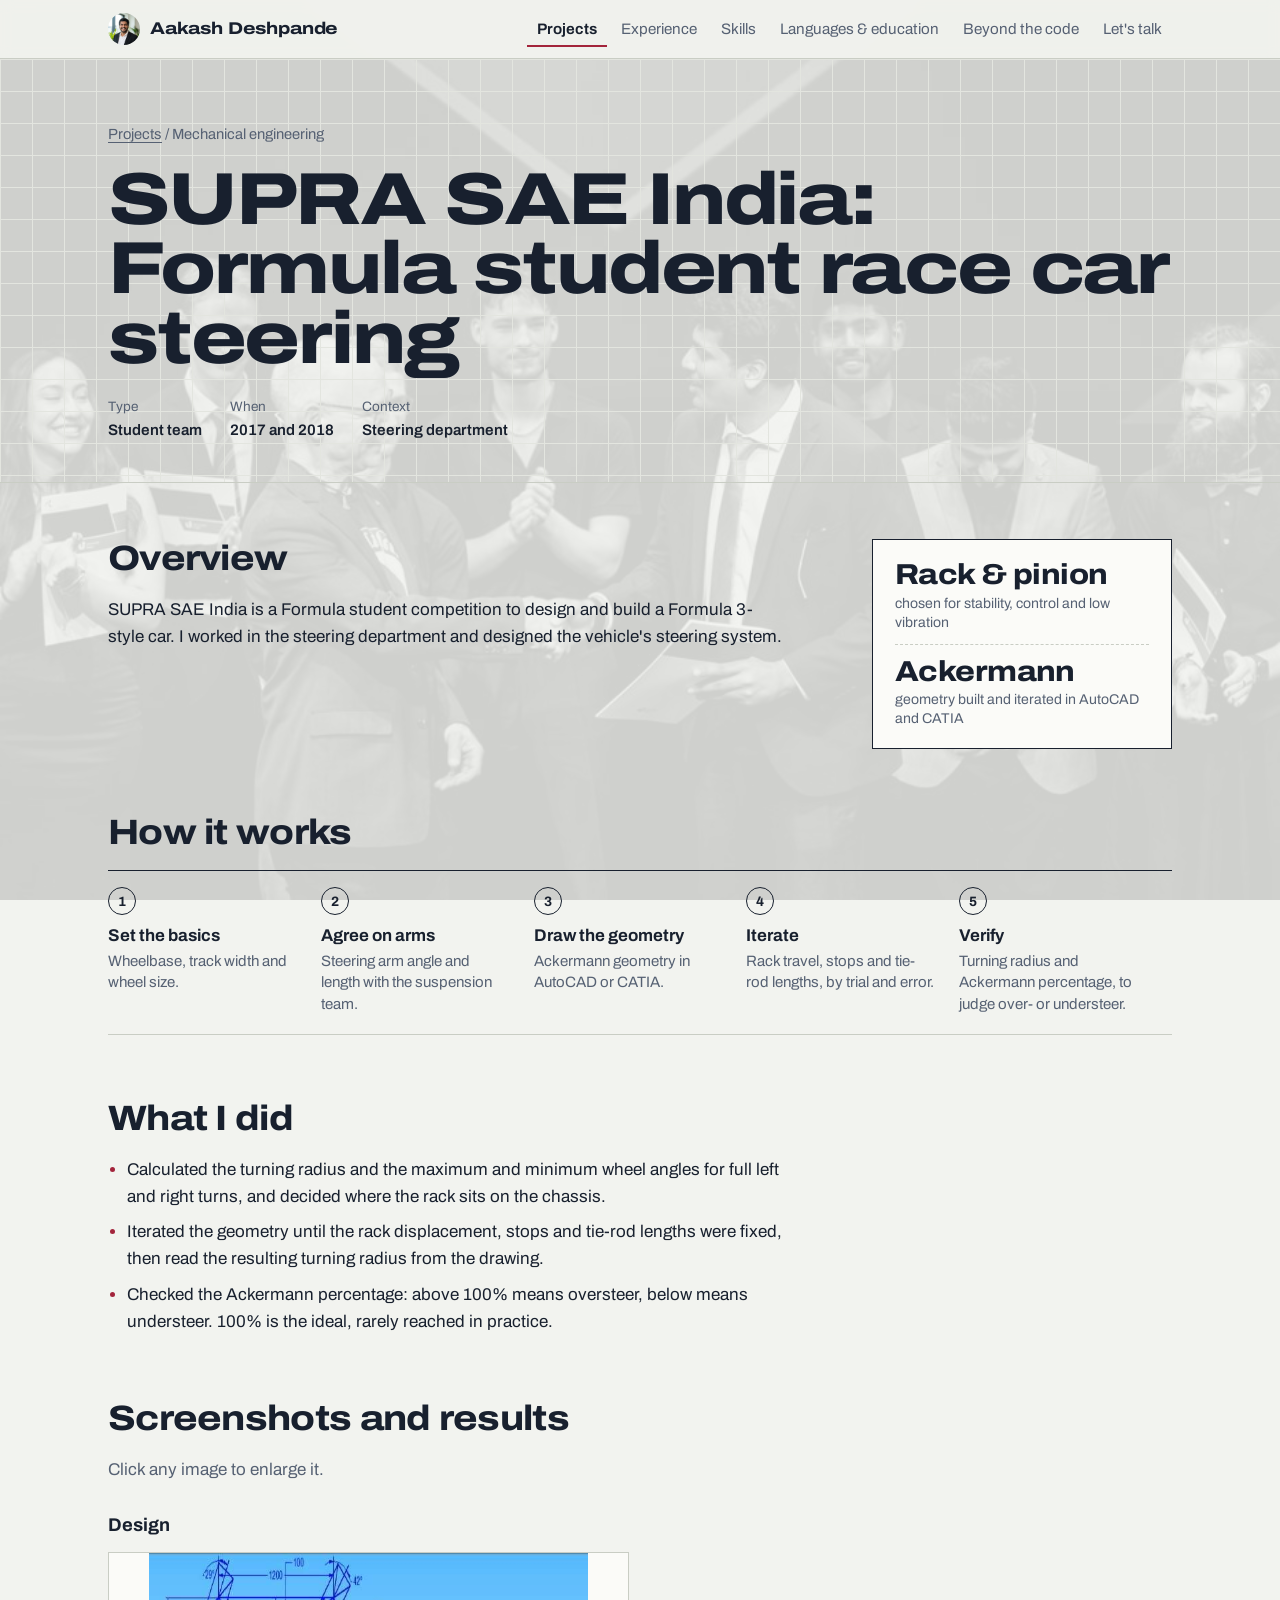
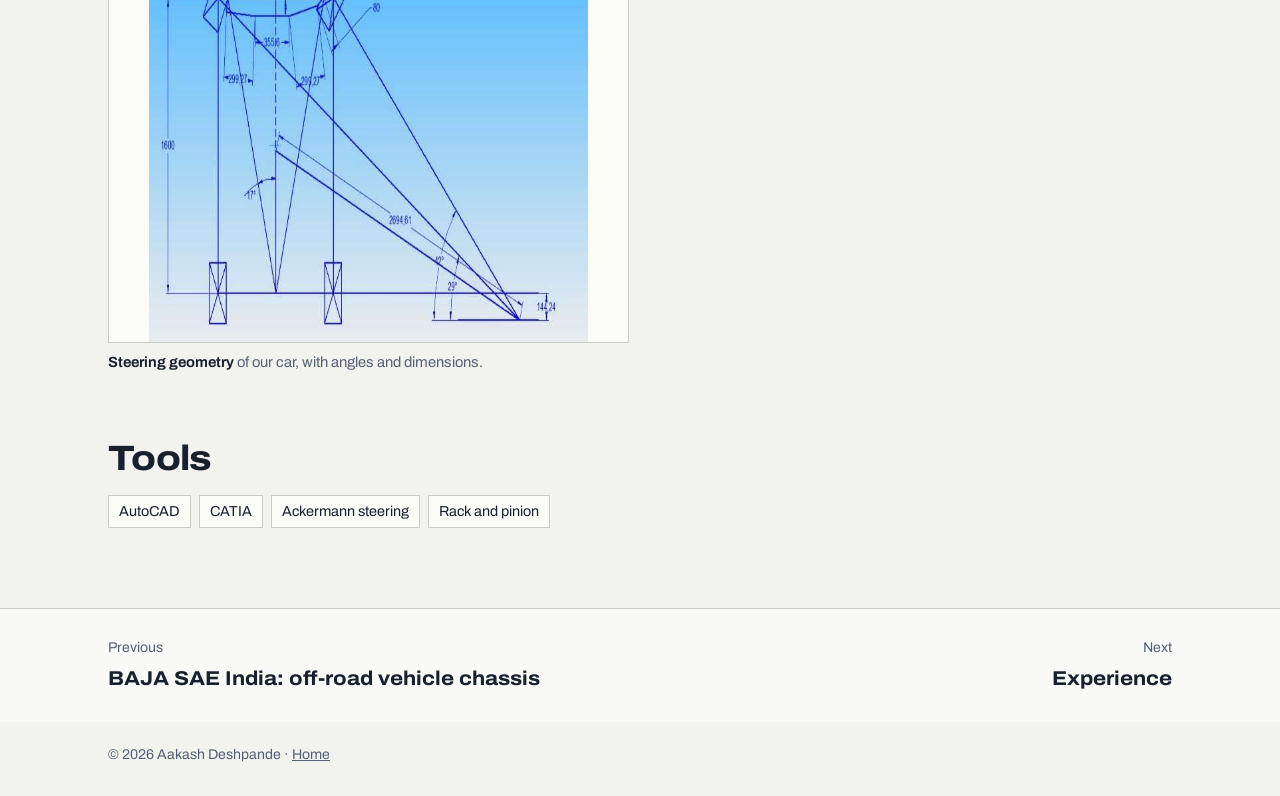
<file: projects/supra.html>
<!DOCTYPE html>
<html lang="en">
<head>
<meta charset="utf-8">
<meta name="viewport" content="width=device-width, initial-scale=1">
<title>SUPRA SAE India: Formula student race car steering · Aakash Deshpande</title>
<meta name="description" content="Designed the steering geometry of a Formula-style race car in AutoCAD and CATIA, using the Ackermann principle.">
<link rel="preconnect" href="https://fonts.googleapis.com">
<link rel="preconnect" href="https://fonts.gstatic.com" crossorigin>
<link href="https://fonts.googleapis.com/css2?family=Archivo:wdth,wght@62..125,400..800&display=swap" rel="stylesheet">
<link rel="stylesheet" href="../assets/style.css">
</head>
<body class="inner">
<header class="top"><div class="wrap">
  <a class="brand" href="../index.html"><img src="../assets/img/aakash.jpg" alt="">Aakash Deshpande</a>
  <button class="menu-btn" type="button" aria-expanded="false">Menu</button>
  <nav aria-label="Main"><ul><li><a href="../projects.html" aria-current="page">Projects</a></li><li><a href="../experience.html">Experience</a></li><li><a href="../skills.html">Skills</a></li><li><a href="../education.html">Languages &amp; education</a></li><li><a href="../beyond.html">Beyond the code</a></li><li><a href="../contact.html">Let&#x27;s talk</a></li></ul></nav>
</div></header>

<main>
<div class="page-head"><div class="wrap">
  <p class="crumbs"><a href="../projects.html">Projects</a> / Mechanical engineering</p>
  <h1>SUPRA SAE India: Formula student race car steering</h1>
  <div class="meta">
    <div><span>Type</span><b>Student team</b></div>
    <div><span>When</span><b>2017 and 2018</b></div>
    <div><span>Context</span><b>Steering department</b></div>
  </div>
  
</div></div>
<div class="page-body"><div class="wrap">
  <section class="overview">
    <div class="prose"><h2 class="sec">Overview</h2><p>SUPRA SAE India is a Formula student competition to design and build a Formula 3-style car. I worked in the steering department and designed the vehicle&#x27;s steering system.</p></div>
    <aside class="figs" aria-label="Key figures"><div class="fig"><strong>Rack &amp; pinion</strong><small>chosen for stability, control and low vibration</small></div><div class="fig"><strong>Ackermann</strong><small>geometry built and iterated in AutoCAD and CATIA</small></div></aside>
  </section>
  <section><h2 class="sec">How it works</h2><ol class="steps"><li><b>Set the basics</b><span>Wheelbase, track width and wheel size.</span></li><li><b>Agree on arms</b><span>Steering arm angle and length with the suspension team.</span></li><li><b>Draw the geometry</b><span>Ackermann geometry in AutoCAD or CATIA.</span></li><li><b>Iterate</b><span>Rack travel, stops and tie-rod lengths, by trial and error.</span></li><li><b>Verify</b><span>Turning radius and Ackermann percentage, to judge over- or understeer.</span></li></ol></section>
  <section><h2 class="sec">What I did</h2><ul class="points">
<li>Calculated the turning radius and the maximum and minimum wheel angles for full left and right turns, and decided where the rack sits on the chassis.</li>
<li>Iterated the geometry until the rack displacement, stops and tie-rod lengths were fixed, then read the resulting turning radius from the drawing.</li>
<li>Checked the Ackermann percentage: above 100% means oversteer, below means understeer. 100% is the ideal, rarely reached in practice.</li>
</ul></section>
  <section><h2 class="sec">Screenshots and results</h2><p class="muted">Click any image to enlarge it.</p><div class="sub-gallery"><h3>Design</h3><div class="gallery"><figure><button type="button" data-full="../assets/img/supra/steering.jpg" aria-label="Enlarge: Steering geometry of our car, with angles and dimensions."><img src="../assets/img/supra/steering.jpg" alt="Steering geometry of our car, with angles and dimensions." loading="lazy"></button><figcaption><b>Steering geometry</b> of our car, with angles and dimensions.</figcaption></figure></div></div></section>
  <section><h2 class="sec">Tools</h2><div class="tags"><span>AutoCAD</span><span>CATIA</span><span>Ackermann steering</span><span>Rack and pinion</span></div></section>
</div></div>
</main>
<div class="next"><div class="wrap"><a href="baja.html"><small>Previous</small><b>BAJA SAE India: off-road vehicle chassis</b></a><a class="fwd" href="../experience.html"><small>Next</small><b>Experience</b></a></div></div><footer class="foot"><div class="wrap">© 2026 Aakash Deshpande · <a href="../index.html">Home</a></div></footer>
<script src="../assets/site.js"></script>
</body>
</html>
</file>
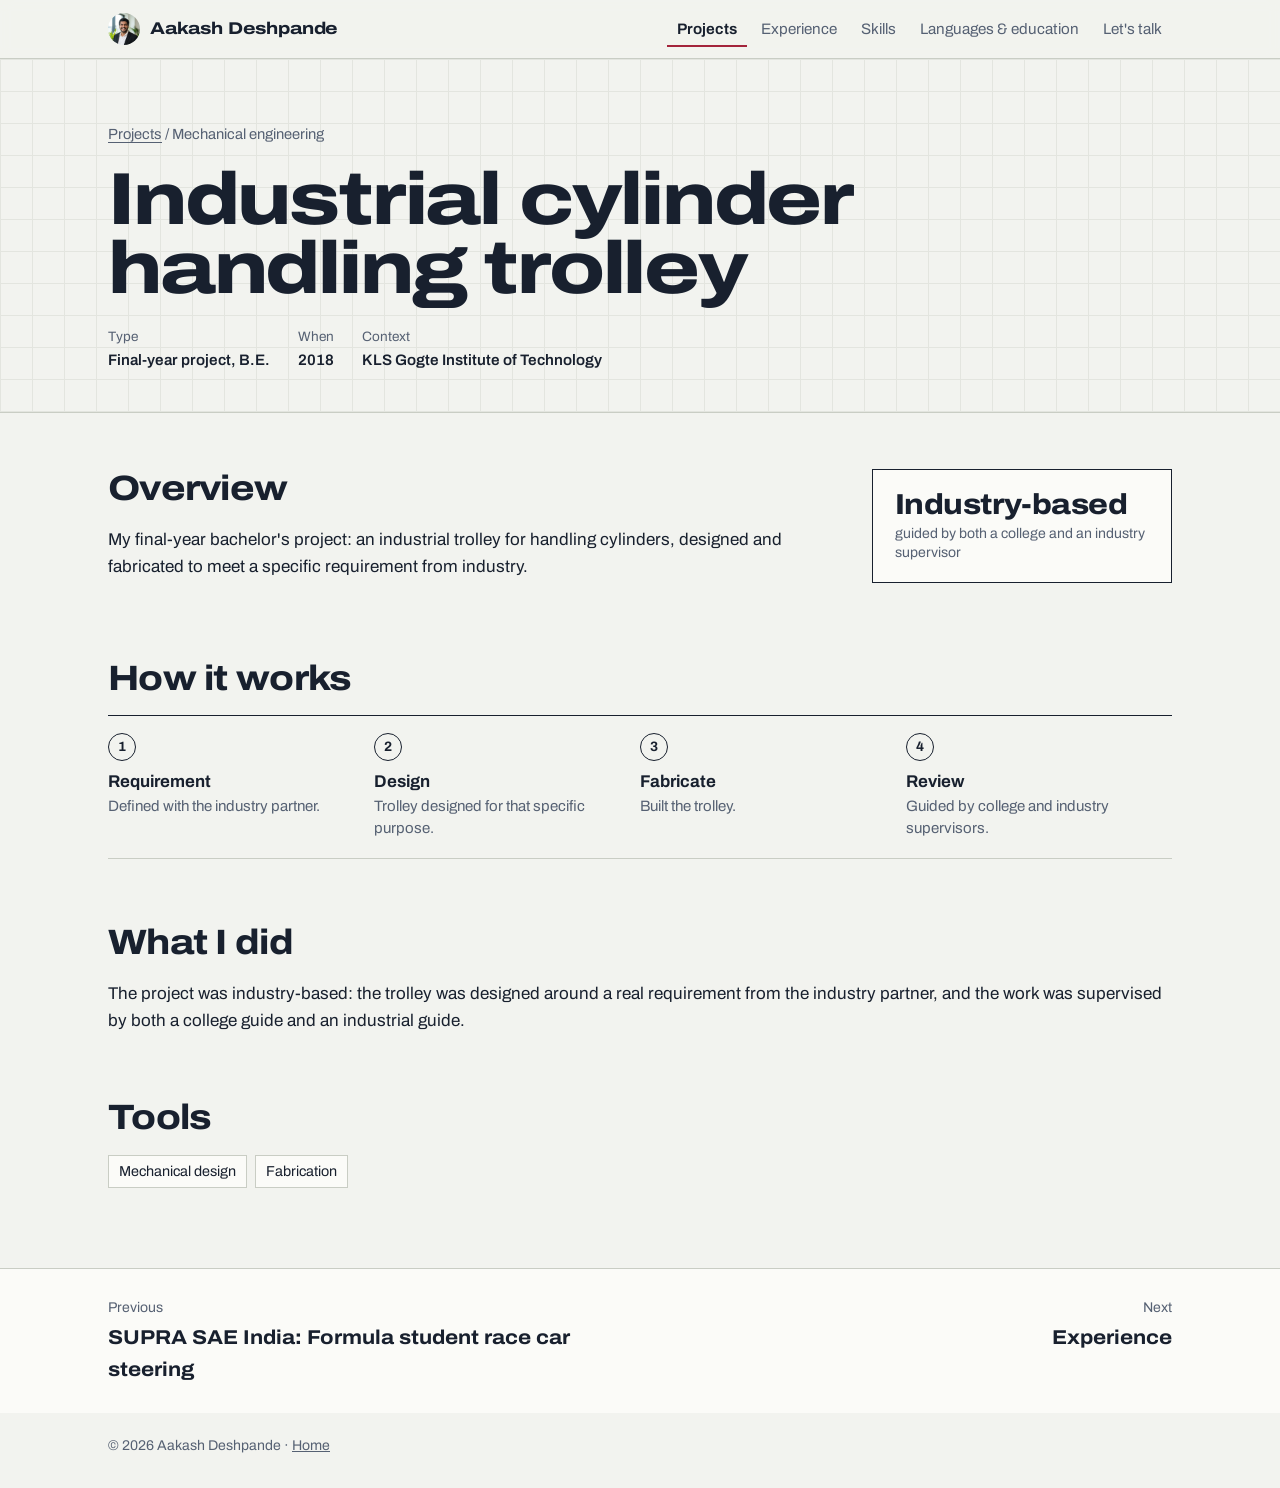
<file: projects/trolley.html>
<!DOCTYPE html>
<html lang="en">
<head>
<meta charset="utf-8">
<meta name="viewport" content="width=device-width, initial-scale=1">
<title>Industrial cylinder handling trolley · Aakash Deshpande</title>
<meta name="description" content="Final-year B.E. project: designed and built a trolley for handling cylinders, to an industry partner&#x27;s requirements.">
<link rel="preconnect" href="https://fonts.googleapis.com">
<link rel="preconnect" href="https://fonts.gstatic.com" crossorigin>
<link href="https://fonts.googleapis.com/css2?family=Archivo:wdth,wght@62..125,400..800&display=swap" rel="stylesheet">
<link rel="stylesheet" href="../assets/style.css">
</head>
<body>
<header class="top"><div class="wrap">
  <a class="brand" href="../index.html"><img src="../assets/img/aakash.jpg" alt="">Aakash Deshpande</a>
  <button class="menu-btn" type="button" aria-expanded="false">Menu</button>
  <nav aria-label="Main"><ul><li><a href="../projects.html" aria-current="page">Projects</a></li><li><a href="../experience.html">Experience</a></li><li><a href="../skills.html">Skills</a></li><li><a href="../education.html">Languages &amp; education</a></li><li><a href="../contact.html">Let&#x27;s talk</a></li></ul></nav>
</div></header>

<main>
<div class="page-head"><div class="wrap">
  <p class="crumbs"><a href="../projects.html">Projects</a> / Mechanical engineering</p>
  <h1>Industrial cylinder handling trolley</h1>
  <div class="meta">
    <div><span>Type</span><b>Final-year project, B.E.</b></div>
    <div><span>When</span><b>2018</b></div>
    <div><span>Context</span><b>KLS Gogte Institute of Technology</b></div>
  </div>
  
</div></div>
<div class="page-body"><div class="wrap">
  <section class="overview">
    <div class="prose"><h2 class="sec">Overview</h2><p>My final-year bachelor&#x27;s project: an industrial trolley for handling cylinders, designed and fabricated to meet a specific requirement from industry.</p></div>
    <aside class="figs" aria-label="Key figures"><div class="fig"><strong>Industry-based</strong><small>guided by both a college and an industry supervisor</small></div></aside>
  </section>
  <section><h2 class="sec">How it works</h2><ol class="steps"><li><b>Requirement</b><span>Defined with the industry partner.</span></li><li><b>Design</b><span>Trolley designed for that specific purpose.</span></li><li><b>Fabricate</b><span>Built the trolley.</span></li><li><b>Review</b><span>Guided by college and industry supervisors.</span></li></ol></section>
  <section><h2 class="sec">What I did</h2><p>The project was industry-based: the trolley was designed around a real requirement from the industry partner, and the work was supervised by both a college guide and an industrial guide.</p></section>
  
  <section><h2 class="sec">Tools</h2><div class="tags"><span>Mechanical design</span><span>Fabrication</span></div></section>
</div></div>
</main>
<div class="next"><div class="wrap"><a href="supra.html"><small>Previous</small><b>SUPRA SAE India: Formula student race car steering</b></a><a class="fwd" href="../experience.html"><small>Next</small><b>Experience</b></a></div></div><footer class="foot"><div class="wrap">© 2026 Aakash Deshpande · <a href="../index.html">Home</a></div></footer>
<script src="../assets/site.js"></script>
</body>
</html>
</file>
<file: assets/style.css>
/* Aakash Deshpande portfolio, shared styles */
:root{
  --paper:#F2F3EF;
  --sheet:#FBFBF8;
  --ink:#18202E;
  --steel:#566173;
  --rule:#C9CDC4;
  --ruby:#A3243B;
  --grid:#E3E5DF;
  --font:"Archivo", system-ui, -apple-system, "Segoe UI", sans-serif;
}
*{box-sizing:border-box;margin:0;padding:0}
html{scroll-behavior:smooth}
@media (prefers-reduced-motion:reduce){html{scroll-behavior:auto}*,*::before,*::after{animation:none!important;transition:none!important}}
body{background:var(--paper);color:var(--ink);font-family:var(--font);font-variation-settings:"wdth" 100;font-size:1.0625rem;line-height:1.6;-webkit-font-smoothing:antialiased}
a{color:inherit}
img{max-width:100%;display:block}
a:focus-visible,button:focus-visible{outline:2px solid var(--ruby);outline-offset:3px;border-radius:2px}
.wrap{max-width:1120px;margin:0 auto;padding:0 28px}
.icon{width:18px;height:18px;flex:0 0 auto}

/* ---------- home ---------- */
.home{display:grid;grid-template-columns:minmax(0,1fr) minmax(0,1fr);min-height:100vh}
.me{display:flex;flex-direction:column;height:100vh;position:sticky;top:0;color:var(--sheet);background:var(--ink);overflow:hidden}
.me .photo{flex:1 1 auto;min-height:0;width:100%;object-fit:cover;object-position:50% 18%}
.me .info{flex:0 0 auto;padding:34px clamp(28px,4vw,56px) 40px;border-top:4px solid var(--ruby)}
.me h1{font-size:clamp(2.6rem,4.6vw,4.6rem);line-height:.9;font-weight:800;font-variation-settings:"wdth" 125;letter-spacing:-.035em}
.me h1 span{display:block}
.me .role{margin-top:18px;font-size:1.2rem;font-weight:600}
.me .facts{margin-top:6px;color:#C4CAD4;font-size:1rem}
.me .intro{margin-top:14px;max-width:46ch;color:#DDE1E7}
.me .social{display:flex;flex-wrap:wrap;gap:10px;margin-top:22px}
.me .social a{display:inline-flex;align-items:center;gap:8px;padding:9px 14px;border:1.5px solid rgba(251,251,248,.55);text-decoration:none;font-weight:600;font-size:.94rem}
.me .social a:hover{border-color:var(--sheet);background:rgba(251,251,248,.08)}

.menu{display:flex;flex-direction:column;justify-content:center;padding:56px clamp(28px,4vw,64px);
  background-image:linear-gradient(var(--grid) 1px,transparent 1px),linear-gradient(90deg,var(--grid) 1px,transparent 1px);background-size:32px 32px}
.menu .hello{color:var(--steel);margin-bottom:18px;max-width:44ch}
.menu ul{list-style:none;border-top:1.5px solid var(--ink)}
.menu li{border-bottom:1px solid var(--rule)}
.menu a{display:grid;grid-template-columns:minmax(0,1fr) auto;align-items:center;gap:6px 18px;padding:22px 16px 22px 4px;text-decoration:none;background:transparent;transition:background .18s,color .18s,padding .18s}
.menu a .name{font-size:clamp(1.6rem,2.6vw,2.2rem);font-weight:760;font-variation-settings:"wdth" 116;letter-spacing:-.02em;line-height:1.05}
.menu a .line{grid-column:1;color:var(--steel);font-size:1rem;line-height:1.45;transition:color .18s}
.menu a .count{grid-column:2;grid-row:1;color:var(--steel);font-size:.9rem;transition:color .18s}
.menu a .go{grid-column:2;grid-row:2;justify-self:end;width:22px;height:22px;color:var(--ruby);transition:transform .18s,color .18s}
.menu a:hover,.menu a:focus-visible{background:var(--ink);color:var(--sheet);padding-left:16px}
.menu a:hover .line,.menu a:focus-visible .line,.menu a:hover .count,.menu a:focus-visible .count{color:#C4CAD4}
.menu a:hover .go,.menu a:focus-visible .go{transform:translateX(4px);color:#E0566E}

@media (max-width:900px){
  .home{grid-template-columns:1fr}
  .me{height:auto;position:static}
  .me .photo{flex:none;height:62vh;min-height:360px}
  .menu{padding-top:40px;padding-bottom:48px}
}

/* ---------- inner pages ---------- */
.top{position:sticky;top:0;z-index:20;background:rgba(242,243,239,.94);backdrop-filter:blur(6px);border-bottom:1px solid var(--rule)}
.top .wrap{display:flex;align-items:center;justify-content:space-between;gap:20px;height:58px}
.brand{display:flex;align-items:center;gap:10px;text-decoration:none;font-weight:750;font-variation-settings:"wdth" 120;letter-spacing:-.01em}
.brand img{width:32px;height:32px;border-radius:50%;object-fit:cover;object-position:50% 20%}
.top nav ul{display:flex;gap:4px;list-style:none;font-size:.95rem}
.top nav a{display:block;padding:6px 10px;text-decoration:none;color:var(--steel)}
.top nav a:hover{color:var(--ink)}
.top nav a[aria-current="page"]{color:var(--ink);font-weight:650;box-shadow:inset 0 -2px 0 var(--ruby)}
.menu-btn{display:none;background:none;border:1.5px solid var(--ink);padding:6px 12px;font:inherit;font-weight:600;cursor:pointer;color:var(--ink)}
@media (max-width:860px){
  .menu-btn{display:block}
  .top nav{position:absolute;left:0;right:0;top:58px;background:var(--paper);border-bottom:1px solid var(--rule);display:none}
  .top nav.open{display:block}
  .top nav ul{flex-direction:column;padding:8px 20px 16px}
  .top nav a{padding:10px 0;border-bottom:1px solid var(--rule)}
}

.page-head{padding:64px 0 40px;
  background-image:linear-gradient(var(--grid) 1px,transparent 1px),linear-gradient(90deg,var(--grid) 1px,transparent 1px);background-size:32px 32px;border-bottom:1px solid var(--rule)}
.crumbs{font-size:.92rem;color:var(--steel);margin-bottom:18px}
.crumbs a{color:var(--steel);text-underline-offset:3px}
.page-head h1{font-size:clamp(2.4rem,6vw,4.6rem);line-height:.95;font-weight:800;font-variation-settings:"wdth" 122;letter-spacing:-.03em;max-width:20ch}
.page-head .lead{margin-top:18px;max-width:62ch;font-size:1.15rem;color:#2C3545}
.page-body{padding:56px 0 80px}
h2.sec{font-size:clamp(1.6rem,3vw,2.2rem);font-weight:760;font-variation-settings:"wdth" 114;letter-spacing:-.02em;line-height:1.1;margin:0 0 18px}
.page-body section+section{margin-top:64px}
.prose p{max-width:68ch;margin-bottom:14px}
.points{max-width:70ch;padding-left:1.1em}
.points li{margin-bottom:8px}
.points li::marker{color:var(--ruby)}
.muted{color:var(--steel)}

/* next-section footer */
.next{border-top:1px solid var(--rule);background:var(--sheet)}
.next .wrap{display:flex;justify-content:space-between;gap:16px;padding-top:28px;padding-bottom:28px;flex-wrap:wrap}
.next a{text-decoration:none;display:flex;flex-direction:column;gap:2px;max-width:48%}
.next a small{color:var(--steel);font-size:.88rem}
.next a b{font-size:1.25rem;font-weight:720;font-variation-settings:"wdth" 110}
.next a:hover b{text-decoration:underline;text-decoration-color:var(--ruby);text-underline-offset:4px}
.next a.fwd{text-align:right;margin-left:auto;align-items:flex-end}
.foot{padding:22px 0 30px;color:var(--steel);font-size:.88rem}

/* projects list */
.filters{display:flex;flex-wrap:wrap;gap:8px;margin-bottom:28px}
.filters button{font:inherit;font-size:.95rem;padding:7px 14px;border:1.5px solid var(--ink);background:var(--sheet);color:var(--ink);cursor:pointer}
.filters button[aria-pressed="true"]{background:var(--ink);color:var(--sheet)}
.plist{list-style:none;border-top:1.5px solid var(--ink)}
.plist li{border-bottom:1px solid var(--rule)}
.plist li[hidden]{display:none}
.plist a{display:grid;grid-template-columns:220px minmax(0,1fr) auto;gap:28px;align-items:center;padding:22px 8px;text-decoration:none;transition:background .18s}
.plist a:hover,.plist a:focus-visible{background:var(--sheet)}
.plist .thumb{aspect-ratio:16/10;overflow:hidden;background:var(--ink);border:1px solid var(--rule)}
.plist .thumb img{width:100%;height:100%;object-fit:cover}
.plist .kind{font-size:.88rem;color:var(--ruby);font-weight:600}
.plist h3{font-size:1.45rem;line-height:1.15;font-weight:720;font-variation-settings:"wdth" 108;letter-spacing:-.015em;margin:2px 0 6px}
.plist p{color:var(--steel);max-width:62ch}
.plist .when{font-size:.88rem;color:var(--steel);white-space:nowrap;align-self:start;padding-top:4px}
.plist .go{width:24px;height:24px;color:var(--ruby);justify-self:end;transition:transform .18s}
.plist a:hover .go{transform:translateX(4px)}
.plist .right{display:flex;flex-direction:column;justify-content:space-between;align-items:flex-end;align-self:stretch;gap:12px}
@media (max-width:760px){.plist a{grid-template-columns:1fr;gap:12px}.plist .right{flex-direction:row;align-items:center}}

/* project detail */
.meta{display:flex;flex-wrap:wrap;gap:10px 28px;margin-top:22px;font-size:.95rem}
.meta div span{display:block;color:var(--steel);font-size:.85rem}
.meta div b{font-weight:600}
.actions{display:flex;flex-wrap:wrap;gap:10px;margin-top:26px}
.btn{display:inline-flex;align-items:center;gap:8px;padding:10px 16px;border:1.5px solid var(--ink);text-decoration:none;font-weight:600;font-size:.95rem;background:var(--sheet)}
.btn.primary{background:var(--ink);color:var(--sheet)}
.btn:hover{border-color:var(--ruby)}
.overview{display:grid;grid-template-columns:minmax(0,1fr) 300px;gap:48px}
@media (max-width:860px){.overview{grid-template-columns:1fr;gap:28px}}
.figs{align-self:start;background:var(--sheet);border:1.5px solid var(--ink);padding:20px 22px}
.fig{padding:12px 0;border-bottom:1px dashed var(--rule)}
.fig:first-child{padding-top:0}.fig:last-child{border-bottom:0;padding-bottom:0}
.fig strong{display:block;font-size:1.8rem;line-height:1.05;font-weight:780;font-variation-settings:"wdth" 112;letter-spacing:-.02em}
.fig small{display:block;color:var(--steel);font-size:.88rem;line-height:1.35;margin-top:3px}
.steps{list-style:none;display:grid;grid-template-columns:repeat(auto-fit,minmax(170px,1fr));gap:0;counter-reset:s;border-top:1.5px solid var(--ink)}
.steps li{counter-increment:s;padding:16px 18px 18px 0;border-bottom:1px solid var(--rule)}
.steps li::before{content:counter(s);display:inline-grid;place-items:center;width:26px;height:26px;border:1.5px solid var(--ink);border-radius:50%;font-size:.85rem;font-weight:700;margin-bottom:10px}
.steps b{display:block;font-weight:680;line-height:1.25;margin-bottom:4px}
.steps span{color:var(--steel);font-size:.94rem;line-height:1.45;display:block;padding-right:6px}
.gallery{display:grid;grid-template-columns:repeat(2,minmax(0,1fr));gap:22px}
.gallery figure.wide{grid-column:1/-1}
@media (max-width:700px){.gallery{grid-template-columns:1fr}}
.gallery button{display:block;width:100%;padding:0;border:1px solid var(--rule);background:var(--sheet);cursor:zoom-in;overflow:hidden}
.gallery button img{width:100%;height:auto;transition:transform .3s}
.gallery button:hover img{transform:scale(1.015)}
.gallery figcaption{font-size:.92rem;color:var(--steel);margin-top:8px;max-width:70ch}
.gallery figcaption b{color:var(--ink);font-weight:650}
.sub-gallery{margin-top:28px}
.sub-gallery h3{font-size:1.15rem;font-weight:700;margin-bottom:12px}
.tags{display:flex;flex-wrap:wrap;gap:8px}
.tags span{font-size:.9rem;padding:4px 10px;background:var(--sheet);border:1px solid var(--rule)}
.table{border-collapse:collapse;width:100%;max-width:720px;font-size:.97rem}
.table th,.table td{text-align:left;padding:10px 12px;border-bottom:1px solid var(--rule)}
.table th{font-weight:650;border-bottom:1.5px solid var(--ink)}
.table td.hi{font-weight:700}
.table-wrap{overflow-x:auto}

/* lightbox */
.lb{position:fixed;inset:0;z-index:100;background:rgba(14,19,28,.94);display:none;flex-direction:column;align-items:center;justify-content:center;padding:56px 64px 24px}
.lb.open{display:flex}
.lb img{max-width:100%;max-height:calc(100vh - 140px);object-fit:contain;background:#fff}
.lb p{color:#D5DAE2;margin-top:14px;max-width:80ch;text-align:center;font-size:.95rem}
.lb button{position:absolute;background:none;border:1.5px solid rgba(255,255,255,.5);color:#fff;font:inherit;font-weight:600;cursor:pointer;padding:8px 12px}
.lb button:hover{border-color:#fff}
.lb .x{top:14px;right:16px}
.lb .prev{left:14px;top:50%;transform:translateY(-50%)}
.lb .nxt{right:14px;top:50%;transform:translateY(-50%)}
@media (max-width:700px){.lb{padding:56px 10px 70px}.lb .prev,.lb .nxt{top:auto;bottom:14px;transform:none}}

/* experience timeline */
.timeline{list-style:none;position:relative;margin-left:8px}
.timeline::before{content:"";position:absolute;left:0;top:10px;bottom:10px;width:1.5px;background:var(--ink)}
.timeline>li{position:relative;padding:0 0 44px 36px;display:grid;grid-template-columns:190px minmax(0,1fr);gap:24px}
.timeline>li:last-child{padding-bottom:0}
.timeline>li::before{content:"";position:absolute;left:-5px;top:8px;width:11px;height:11px;border-radius:50%;background:var(--paper);border:1.5px solid var(--ink)}
.timeline>li.now::before{background:var(--ruby);border-color:var(--ruby)}
.timeline .date{color:var(--steel);font-size:.95rem;padding-top:2px}
.timeline .date em{display:block;font-style:normal;color:var(--ruby);font-weight:600;font-size:.88rem;margin-top:2px}
.timeline h3{font-size:1.3rem;font-weight:720;font-variation-settings:"wdth" 106;line-height:1.25}
.timeline .org{color:var(--steel);margin:2px 0 10px}
.timeline .why{margin-top:10px;padding:10px 14px;background:var(--sheet);border-left:3px solid var(--ruby);font-size:.95rem;max-width:66ch}
@media (max-width:720px){.timeline>li{grid-template-columns:1fr;gap:4px}}

/* skills */
.skill-groups{display:grid;gap:0;border-top:1.5px solid var(--ink)}
.sg{display:grid;grid-template-columns:260px minmax(0,1fr);gap:28px;padding:26px 0;border-bottom:1px solid var(--rule)}
.sg h3{font-size:1.25rem;font-weight:720;font-variation-settings:"wdth" 108;line-height:1.2}
.sg h3 small{display:block;font-weight:400;color:var(--steel);font-size:.9rem;margin-top:6px;font-variation-settings:"wdth" 100}
.sg .chips{display:flex;flex-wrap:wrap;gap:8px}
.sg .chips span{padding:5px 11px;border:1px solid var(--rule);background:var(--sheet);font-size:.95rem}
.sg .used{margin-top:12px;font-size:.92rem;color:var(--steel)}
.sg .used a{color:var(--ink);text-underline-offset:3px;text-decoration-color:var(--ruby)}
.sg.minor h3{font-size:1.05rem}
.sg.minor .chips span{font-size:.9rem;color:var(--steel)}
@media (max-width:760px){.sg{grid-template-columns:1fr;gap:12px}}
.balance{display:flex;height:10px;margin:8px 0 6px;max-width:560px}
.balance i{display:block;height:100%}
.legend{display:flex;flex-wrap:wrap;gap:6px 18px;font-size:.88rem;color:var(--steel);max-width:560px}
.legend b{display:inline-block;width:10px;height:10px;margin-right:6px;vertical-align:-1px}

/* education */
.two{display:grid;grid-template-columns:minmax(0,1.2fr) minmax(0,1fr);gap:56px}
@media (max-width:860px){.two{grid-template-columns:1fr;gap:40px}}
.edu{padding:20px 0;border-bottom:1px solid var(--rule)}
.edu:first-of-type{border-top:1.5px solid var(--ink)}
.edu h3{font-size:1.3rem;font-weight:720;font-variation-settings:"wdth" 106}
.edu .org{color:var(--steel)}
.edu p{margin-top:8px;max-width:62ch}
.langs{border-top:1.5px solid var(--ink)}
.lang{display:grid;grid-template-columns:100px minmax(0,1fr) 140px;align-items:center;gap:14px;padding:13px 0;border-bottom:1px solid var(--rule)}
.lang .bar{height:6px;background:var(--grid);position:relative}
.lang .bar i{position:absolute;inset:0 auto 0 0;background:var(--ink)}
.lang small{color:var(--steel);font-size:.9rem;text-align:right}
.certs{list-style:none;border-top:1.5px solid var(--ink)}
.certs li{display:grid;grid-template-columns:120px minmax(0,1fr);gap:20px;padding:14px 0;border-bottom:1px solid var(--rule)}
.certs .d{color:var(--steel);font-size:.92rem}
.certs b{font-weight:650}
.certs span{display:block;color:var(--steel);font-size:.93rem}
@media (max-width:560px){.certs li{grid-template-columns:1fr;gap:2px}}

/* contact */
.talk{background:var(--ink);color:var(--sheet)}
.talk .page-head{background:none;border-bottom-color:#39424F}
.talk .page-head .lead,.talk .crumbs,.talk .crumbs a{color:#B5BCC8}
.rows{display:grid;max-width:760px;border-top:1.5px solid var(--sheet)}
.rows a,.rows div{display:grid;grid-template-columns:120px minmax(0,1fr);gap:16px;padding:16px 0;border-bottom:1px solid #39424F;text-decoration:none}
.rows span{color:#8E97A6}
.rows b{font-weight:600;word-break:break-word}
.rows a:hover b{text-decoration:underline;text-decoration-color:#E0566E;text-underline-offset:4px}
.fun{background:var(--paper);color:var(--ink)}
.hobbies{display:grid;grid-template-columns:repeat(3,minmax(0,1fr));gap:22px}
@media (max-width:820px){.hobbies{grid-template-columns:1fr}}
.hobby{background:var(--sheet);border:1.5px solid var(--ink);padding:22px}
.hobby svg{width:44px;height:44px;color:var(--ruby);margin-bottom:12px}
.hobby h3{font-size:1.25rem;font-weight:720;font-variation-settings:"wdth" 108;margin-bottom:6px}
.hobby p{color:var(--steel)}
.lead-list{list-style:none;border-top:1.5px solid var(--ink)}
.lead-list li{display:grid;grid-template-columns:150px minmax(0,1fr);gap:20px;padding:16px 0;border-bottom:1px solid var(--rule)}
.lead-list .d{color:var(--steel);font-size:.93rem}
.lead-list b{font-weight:680}
.lead-list span{display:block;color:var(--steel)}
@media (max-width:560px){.lead-list li{grid-template-columns:1fr;gap:2px}}
.gallery figure:not(.wide) button{aspect-ratio:4/3;display:flex;align-items:center;justify-content:center}
.gallery figure:not(.wide) button img{width:100%;height:100%;object-fit:contain}

/* subtle graduation photo behind inner pages */
html{background:var(--paper)}
body.inner{background:transparent;position:relative}
body.inner::before{content:"";position:fixed;inset:0;z-index:-1;pointer-events:none;
  background:url("img/graduation-bg.jpg") center 35%/cover no-repeat;opacity:.14}
body.inner .page-head{background-color:transparent}
body.inner .next{background:rgba(251,251,248,.85)}
body.inner .fun{background:transparent}


.me .addr{margin-top:14px;font-size:.98rem;color:#DDE1E7}
.rows .mailrow{display:grid;grid-template-columns:120px minmax(0,1fr);gap:16px;padding:16px 0;border-bottom:1px solid #39424F;align-items:center}
.rows .mailrow b a{display:inline;padding:0;border:0;text-decoration:none;word-break:break-word}
.rows .mailrow b a:hover{text-decoration:underline;text-decoration-color:#E0566E;text-underline-offset:4px}
@media (max-width:560px){.rows a,.rows div,.rows .mailrow{grid-template-columns:84px minmax(0,1fr)}}

/* banner shown only inside in-app browsers */
.inapp{position:relative;z-index:50;display:flex;align-items:center;gap:12px;flex-wrap:wrap;padding:12px 44px 12px 16px;background:var(--ruby);color:#fff;font-size:.95rem;line-height:1.4}
.inapp span{flex:1 1 220px}
.inapp-btn{flex:0 0 auto;padding:8px 14px;background:#fff;color:var(--ruby);font-weight:700;text-decoration:none}
.inapp-x{position:absolute;right:8px;top:8px;background:none;border:0;color:#fff;font-size:1.5rem;line-height:1;cursor:pointer;padding:2px 8px}

/* copy-email buttons */
.copy{font:inherit;font-size:.88rem;font-weight:600;cursor:pointer;padding:4px 10px;border:1.5px solid currentColor;background:transparent;color:inherit;vertical-align:middle}
.copy:hover{border-color:var(--ruby)}
.me .addr{display:flex;align-items:center;flex-wrap:wrap;gap:8px}
.me .addr .copy{border-color:rgba(251,251,248,.55)}
.rows .mailrow b{display:flex;flex-wrap:wrap;align-items:center;gap:8px 10px}
.rows .mailrow .copy{border-color:rgba(251,251,248,.55)}

/* photo: never squeeze it to a strip on short screens */
.me{height:auto;min-height:100vh;position:relative}
.me .photo{flex:0 0 auto;height:clamp(420px,58vh,640px);min-height:0;object-position:50% 24%}
.me .info{flex:1 0 auto}
.menu{position:sticky;top:0;min-height:100vh;align-self:start}
@media (max-width:900px){.me .photo{height:62vh;min-height:360px}.menu{position:static;min-height:0}}

/* home v2: two-column info so the photo keeps its height */
.home{grid-template-columns:minmax(0,1.2fr) minmax(0,1fr)}
.me{height:auto;min-height:100vh;position:relative}
.me .photo{flex:0 0 auto;height:clamp(440px,60vh,680px)}
.me .info{flex:1 0 auto;display:grid;grid-template-columns:minmax(0,.9fr) minmax(0,1.3fr);gap:20px 40px;align-content:start;padding:30px clamp(28px,3.5vw,52px) 34px}
.me h1{font-size:clamp(2.3rem,3.5vw,3.6rem)}
.me .role{margin-top:14px;font-size:1.1rem}
.me .facts{font-size:.95rem}
.me .intro{margin-top:0;font-size:.98rem;line-height:1.55;max-width:none}
.me .addr{margin-top:14px;font-size:.95rem}
.me .social{margin-top:14px}
.me .social a{padding:8px 12px;font-size:.9rem}
@media (max-width:1100px){.me .info{grid-template-columns:1fr;gap:16px}}
@media (max-width:900px){.home{grid-template-columns:1fr}.me{min-height:0}.me .photo{height:62vh;min-height:360px}}
.me .photo{flex:1 1 auto;height:auto;min-height:clamp(440px,60vh,680px)}
.me .info{flex:0 0 auto}
@media (max-width:900px){.me .photo{flex:none;height:62vh;min-height:360px}}
.me{display:grid;grid-template-rows:minmax(clamp(440px,60vh,680px),1fr) auto;min-height:100vh}
.me .photo{height:100%;min-height:0;flex:none}
@media (max-width:900px){.me{display:flex;min-height:0}.me .photo{height:62vh;min-height:360px}}
.me .photo-wrap{position:relative;min-height:clamp(440px,60vh,680px);overflow:hidden}
.me .photo-wrap .photo{position:absolute;inset:0;width:100%;height:100%;min-height:0;object-fit:cover;object-position:50% 18%}
@media (max-width:900px){.me .photo-wrap{height:62vh;min-height:360px}}

/* light contact rows */
.rows.light{border-top-color:var(--ink)}
.rows.light a,.rows.light div,.rows.light .mailrow{border-bottom-color:var(--rule)}
.rows.light span{color:var(--steel)}
.rows.light b{color:var(--ink)}
.rows.light a:hover b,.rows.light .mailrow b a:hover{text-decoration-color:var(--ruby)}
.rows.light .mailrow .copy{border-color:var(--ink);color:var(--ink)}
.rows.light .mailrow b span{color:inherit}
.rows.light{font-size:1.1rem}
/* qualities */
.qualities{display:flex;flex-wrap:wrap;gap:10px;margin:4px 0 24px}
.qualities span{padding:8px 14px;background:var(--ink);color:var(--sheet);font-weight:600;font-size:.98rem}
.hobby{background:rgba(251,251,248,.92)}
/* home: six rows */
.menu a{padding-top:16px;padding-bottom:16px}
.menu a .name{font-size:clamp(1.5rem,2.3vw,2rem)}
</file>
